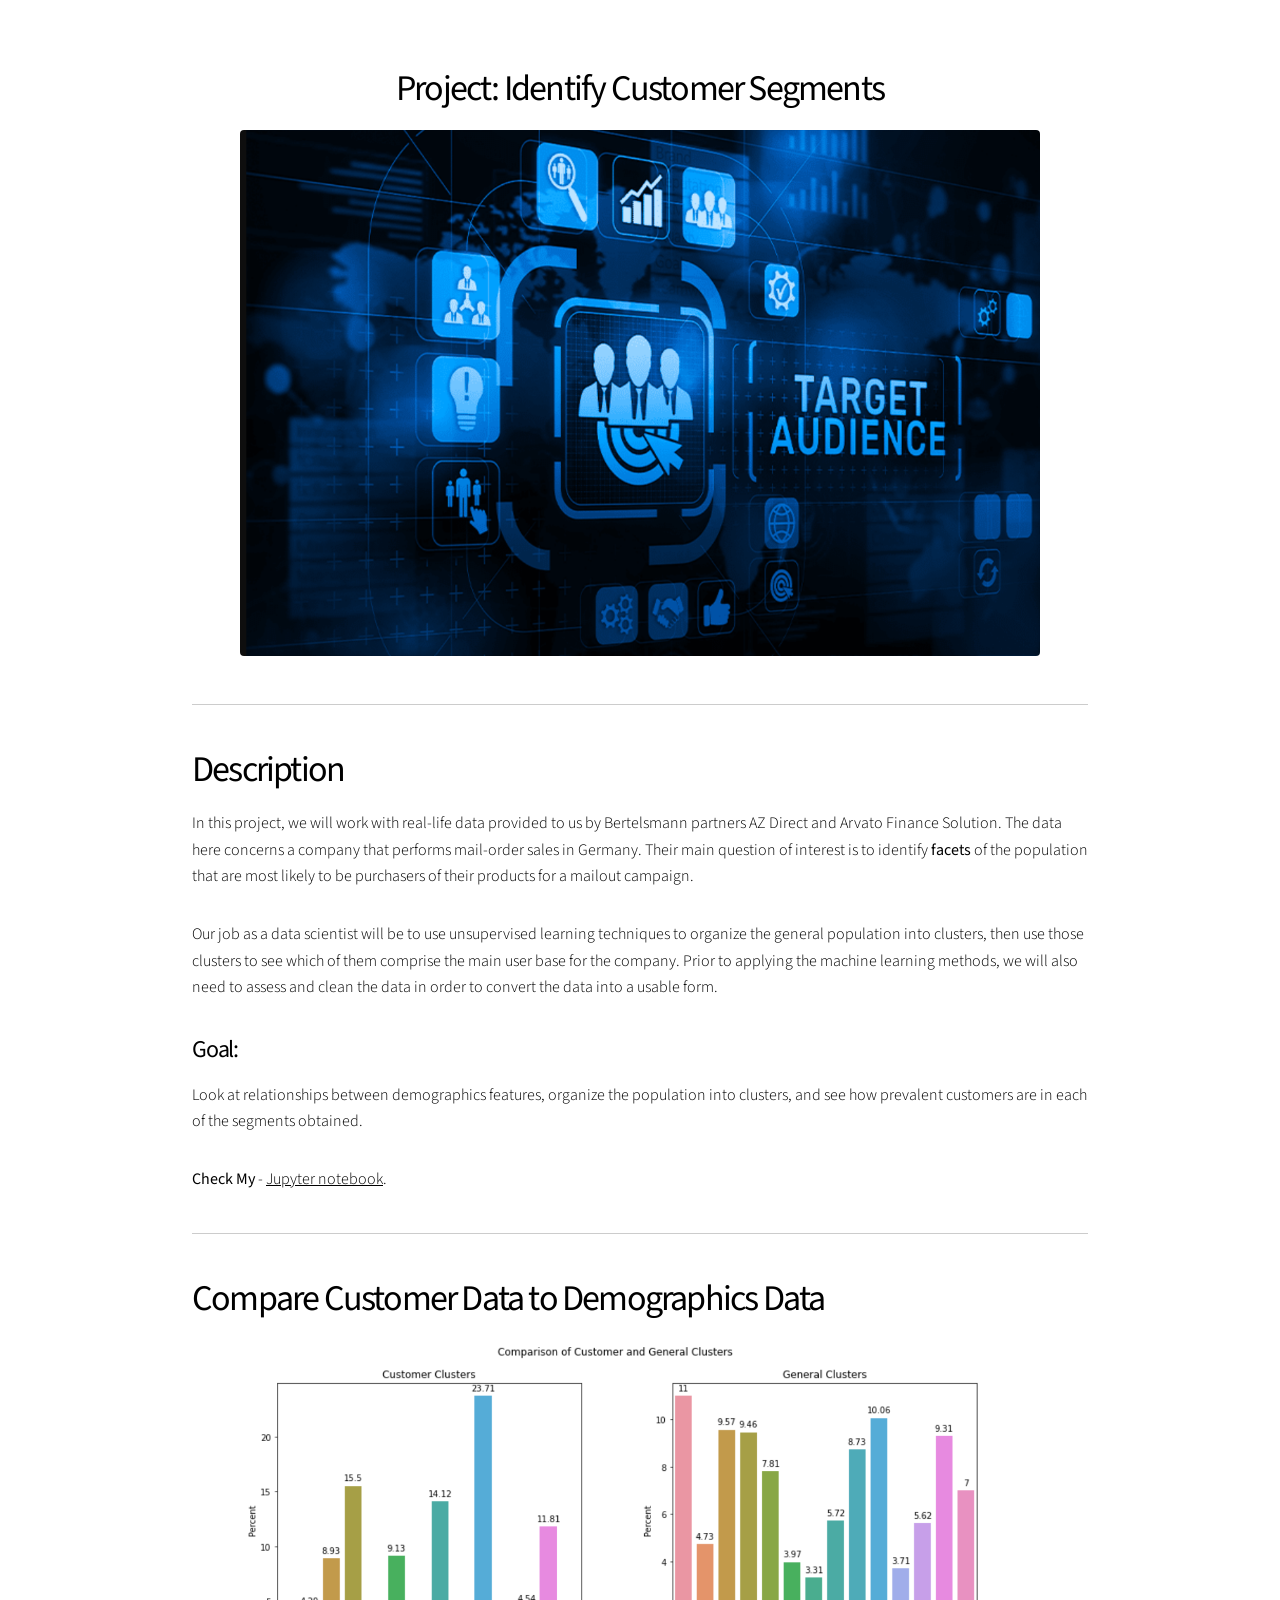
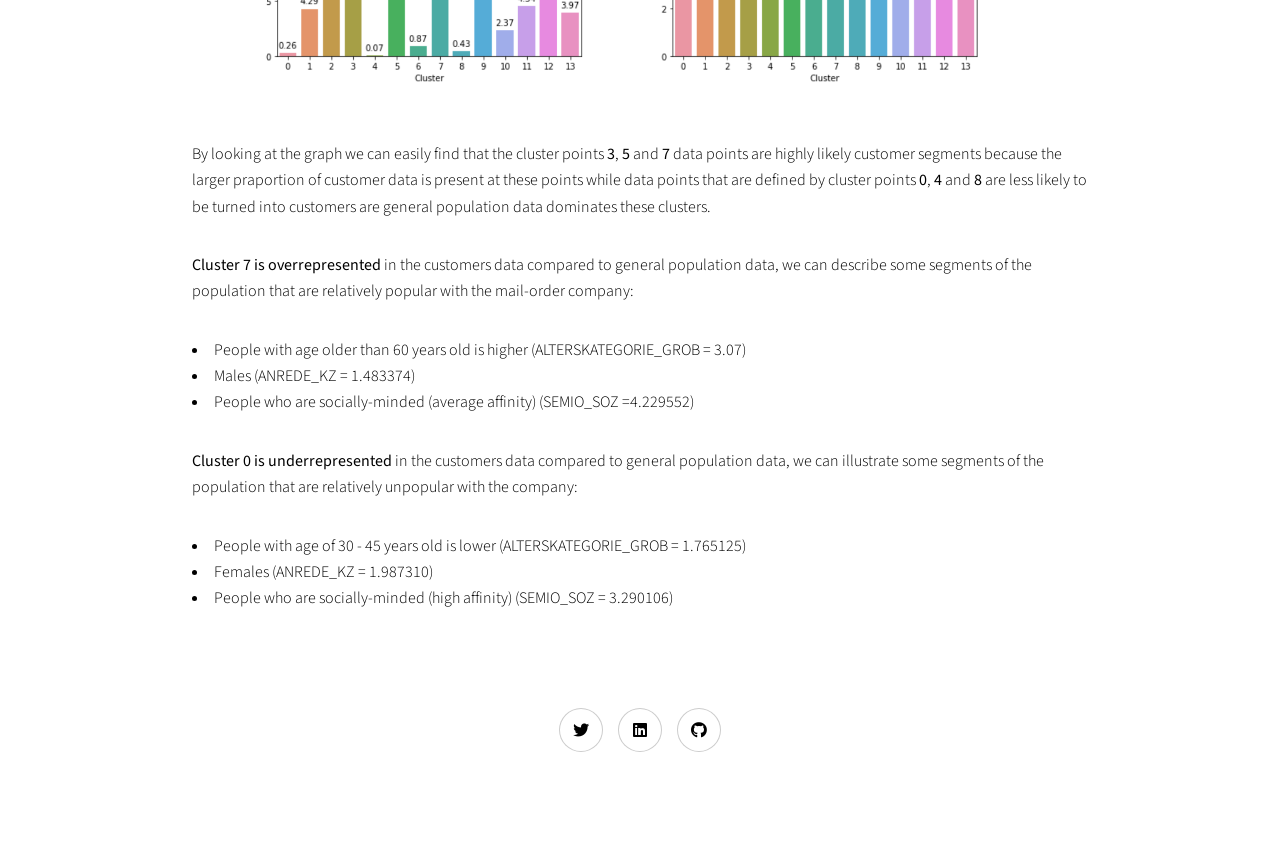
<file: customer_segmentation.html>
<!DOCTYPE HTML>
<!--
	Story by HTML5 UP
	html5up.net | @ajlkn
	Free for personal and commercial use under the CCA 3.0 license (html5up.net/license)

	Note: Only needed for demo purposes. Delete for production sites.
-->
<html>
	<head>
		<title>Identify Customer Segments</title>
		<meta charset="utf-8" />
		<meta name="viewport" content="width=device-width, initial-scale=1, user-scalable=no" />
		<link rel="stylesheet" href="assets/css/main.css" />
		<noscript><link rel="stylesheet" href="assets/css/noscript.css" /></noscript>
	</head>
	<body class="is-preload">



				<!-- Additional Elements -->
					<section class="wrapper style1 align-left">
						<div class="inner">
							<header class="major">
								<h2 style="text-align:center"> <strong> Project: Identify Customer Segments </strong></h2>
								
								<span class="image fit main"><img src="images/customer_segmentation.png" width="200px" height="500px"alt="" /></span>
							</header>

							<hr />
								<!-- Heading -->
									<section>
										<div class="content">

											<h2> <strong>Description</strong></h2>
								<p> In this project, we will work with real-life data provided to us by Bertelsmann partners AZ Direct and Arvato Finance Solution. The data here concerns a company that performs mail-order sales in Germany. Their main question of interest is to identify <b>facets</b> of the population that are most likely to be purchasers of their products for a mailout campaign.</p>
								<p> 
									Our job as a data scientist will be to use unsupervised learning techniques to organize the general population into clusters, then use those clusters to see which of them comprise the main user base for the company. Prior to applying the machine learning methods, we will also need to assess and clean the data in order to convert the data into a usable form.
								</p>
								
								
								<p><h3><b>Goal: </b></h3> Look at relationships between demographics features, organize the population into clusters, and see how prevalent customers are in each of the segments obtained.
								</p>

								
								<b> Check My </b> - 
								<a href="https://github.com/Iam-Mak/Udacity-Machine-Learning-Projects/blob/main/3.%20Project%20-%20Identify%20Customer%20Segments/Identify%20Customer%20Segments.ipynb"> Jupyter notebook</a>.

								<hr />

								<header>
									
									<h2> <b>  Compare Customer Data to Demographics Data </b></h2>
								</header>
								<span class="image fit main"><img src="ml_project/customer_segmentation/Images/customer_comparision.png" width="600px" height="460px"alt="" /></span>
								
								
								

								<p>By looking at the graph we can easily find that the cluster points <b> 3</b>, <b>5</b> and <b>7</b> data points are highly likely customer segments because the larger praportion of customer
									 data is present at these points while data points that are defined by cluster points <b>0</b>, <b>4</b> and <b>8</b> are less likely to be turned into customers are general population data dominates these clusters.</p>

								<p> <strong>Cluster 7 is overrepresented</strong> in the customers data compared to general population data, we can describe some segments of the population that are relatively popular with the mail-order company:</p>
								<p>
								<li> People with age older than 60 years old is higher (ALTERSKATEGORIE_GROB = 3.07)</li> 
								<li> Males (ANREDE_KZ = 1.483374)</li> 
								<li> People who are socially-minded (average affinity) (SEMIO_SOZ =4.229552)</li> 
								</p>

								<p> <strong>Cluster 0 is underrepresented</strong> in the customers data compared to general population data, we can illustrate some segments of the population that are relatively unpopular with the company:</p>
								<p>
								<li> People with age of 30 - 45 years old is lower (ALTERSKATEGORIE_GROB = 1.765125)</li> 
								<li> Females (ANREDE_KZ = 1.987310)</li> 
								<li> People who are socially-minded (high affinity) (SEMIO_SOZ = 3.290106)</li> 
								</p>

									

				<!-- Footer -->
				<footer class="wrapper style1 align-center">
					<div class="inner">
						<ul class="icons">
							<li><a href="https://twitter.com/iam_mak_"  class="icon brands style2 fa-twitter"><span class="label">Twitter</span></a></li>
							<li><a href="https://www.linkedin.com/in/iam-mak/" class="icon brands style2 fa-linkedin"><span class="label">LinkedIn</span></a></li>
							<li><a href="https://github.com/Iam-Mak" class="icon brands style2 fa-github"><span class="label">Github</span></a></li>
						</ul>
						
					</div>
				</footer>

			</div>

		<!-- Scripts -->
			<script src="assets/js/jquery.min.js"></script>
			<script src="assets/js/jquery.scrollex.min.js"></script>
			<script src="assets/js/jquery.scrolly.min.js"></script>
			<script src="assets/js/browser.min.js"></script>
			<script src="assets/js/breakpoints.min.js"></script>
			<script src="assets/js/util.js"></script>
			<script src="assets/js/main.js"></script>

		<!-- Note: Only needed for demo purposes. Delete for production sites. -->
			<script src="assets/js/demo.js"></script>

	</body>
</html>
</file>
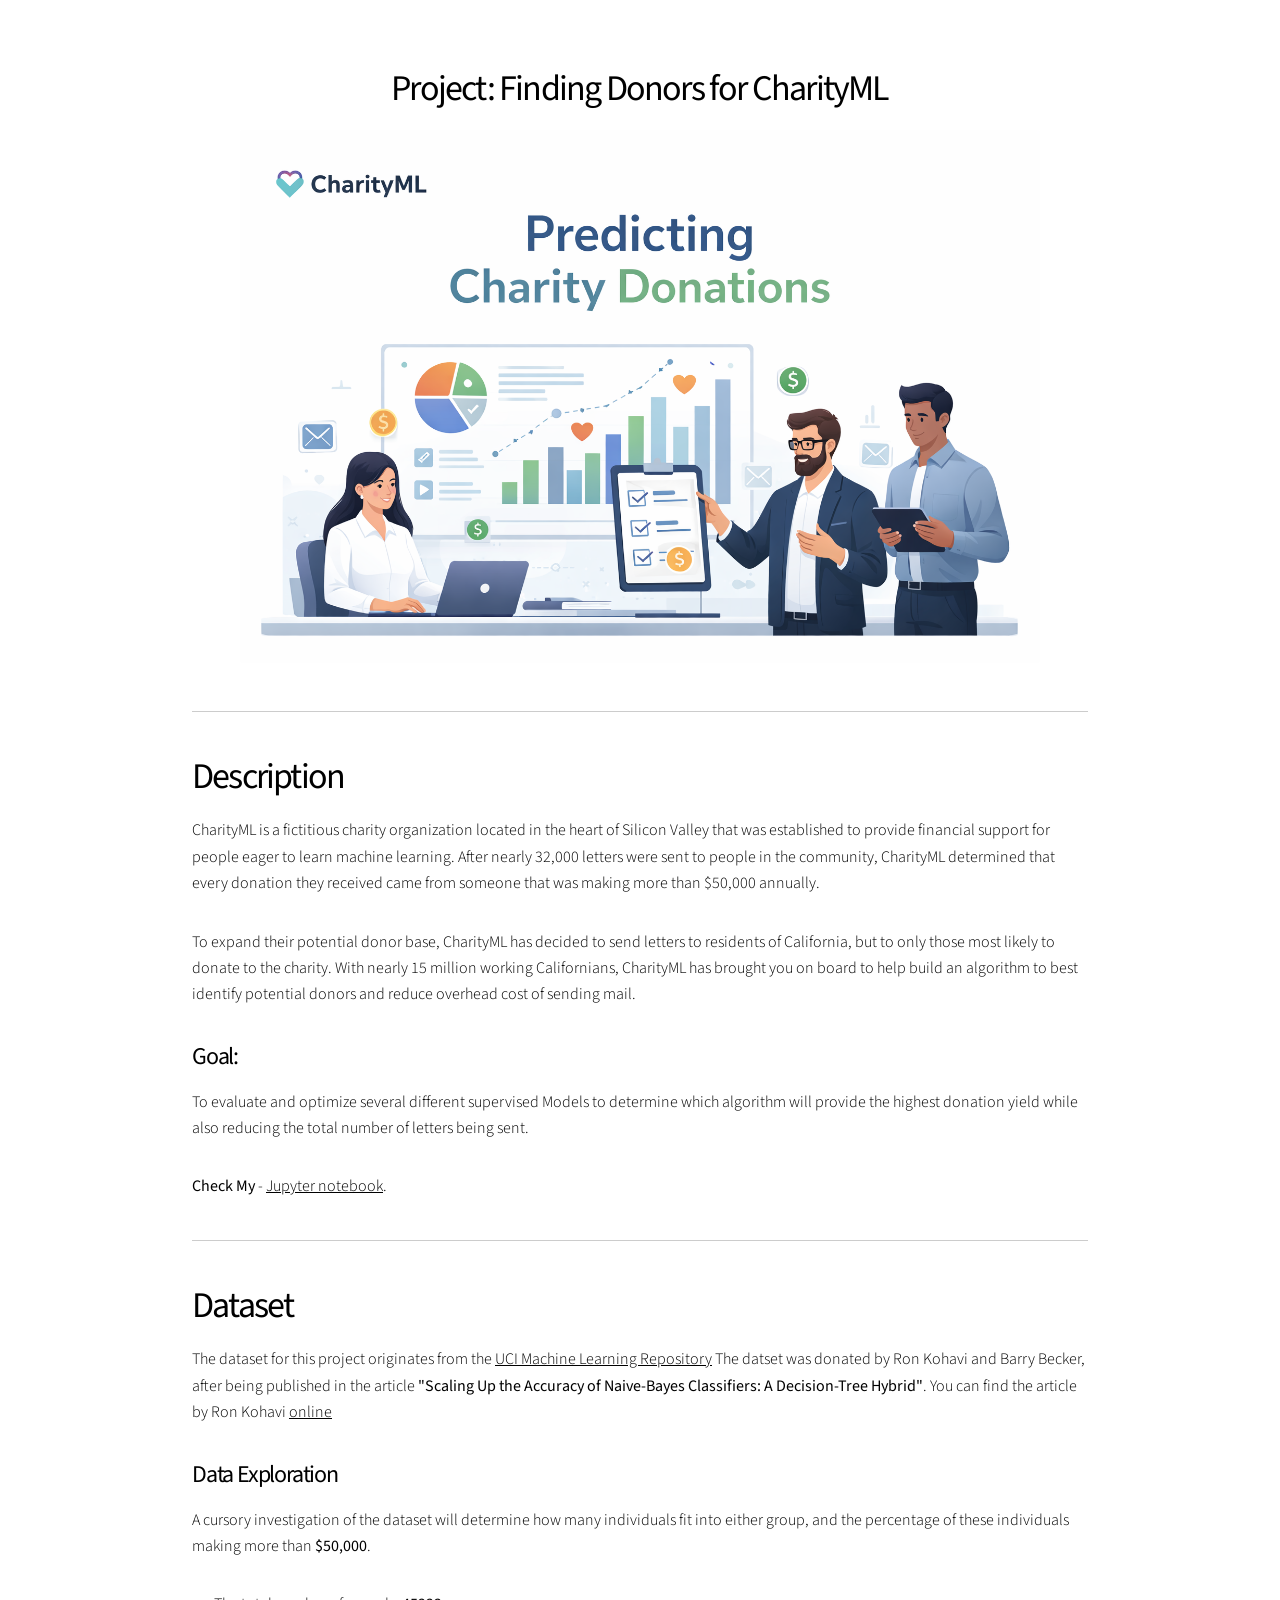
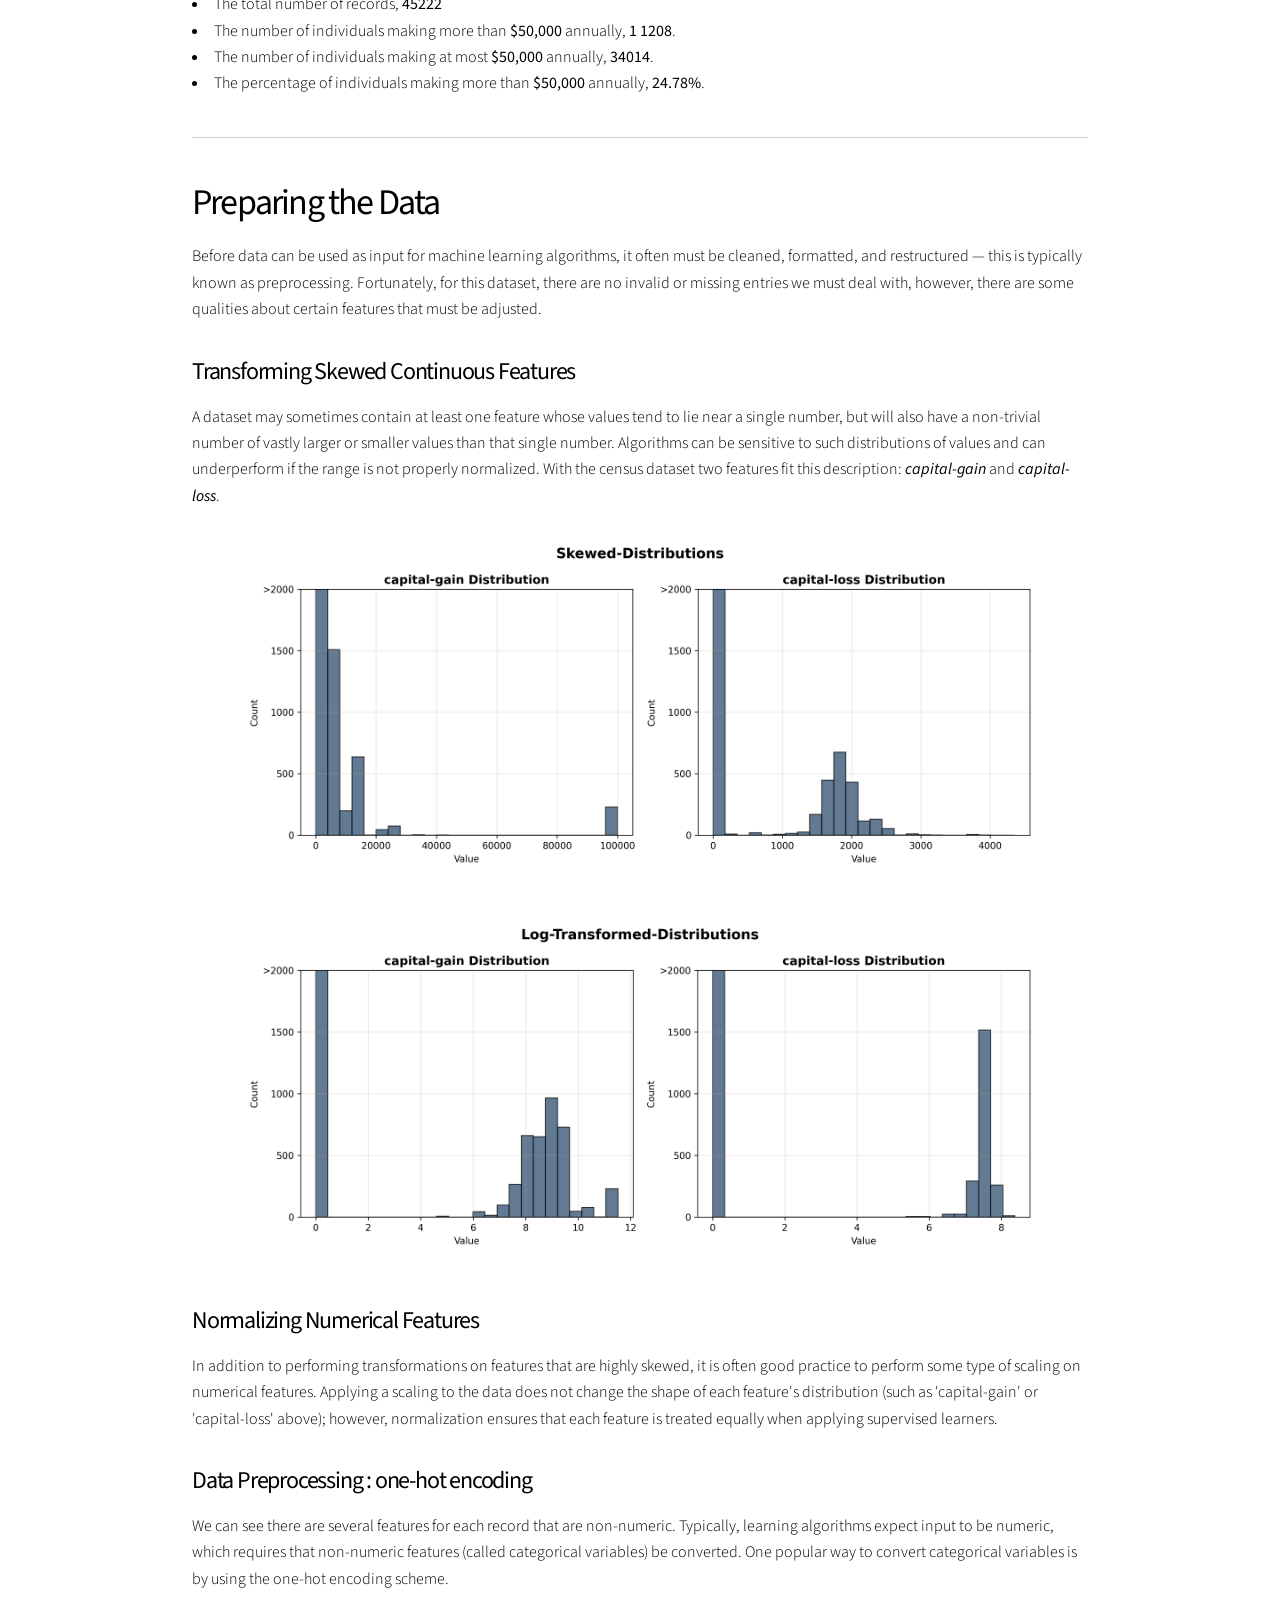
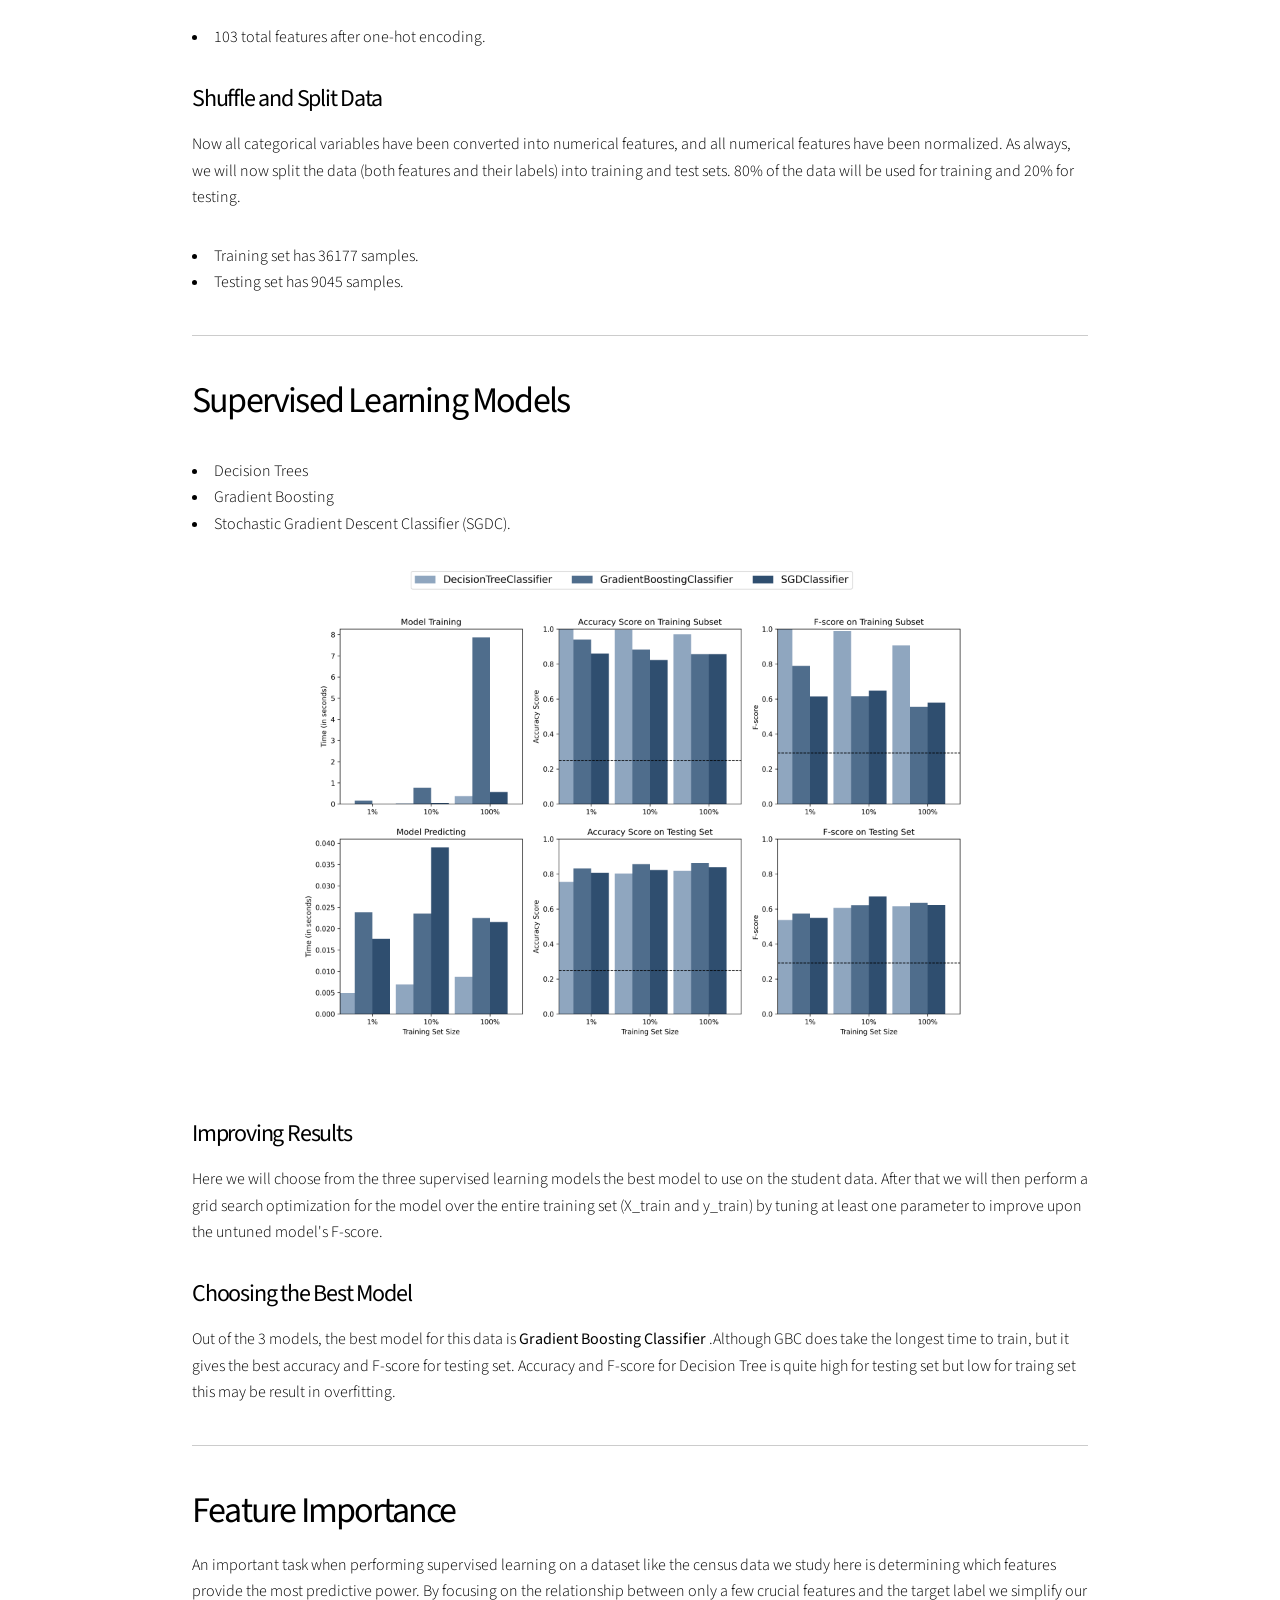
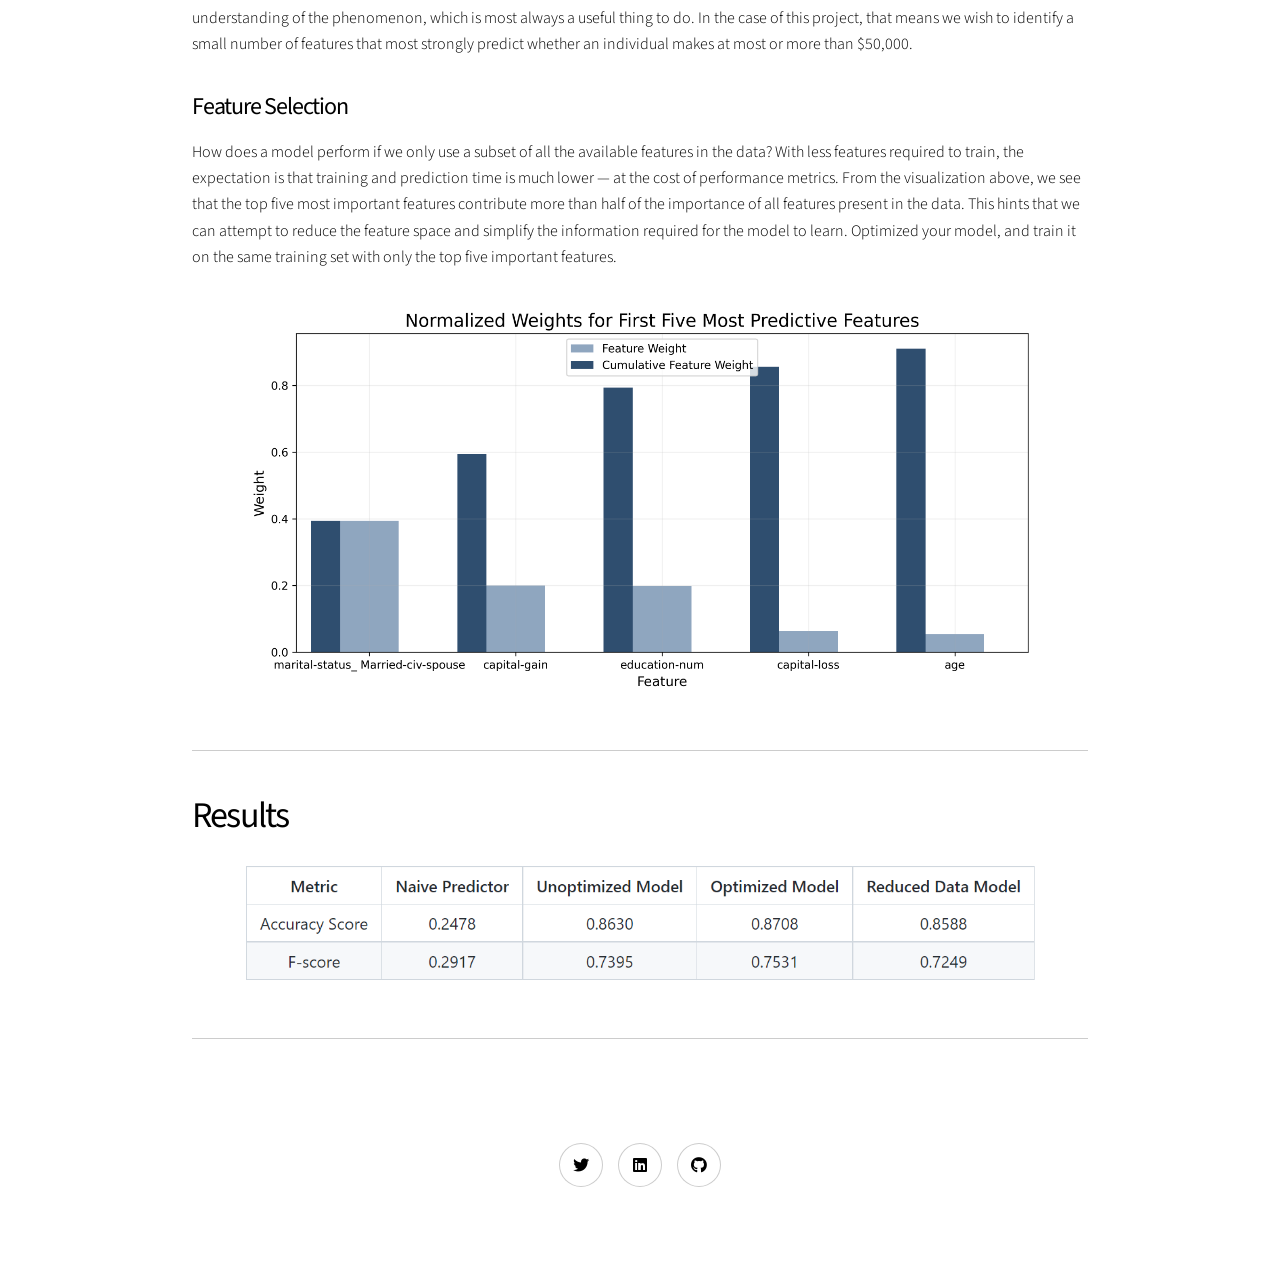
<file: finding_donors_charityml.html>
<!DOCTYPE HTML>
<!--
	Story by HTML5 UP
	html5up.net | @ajlkn
	Free for personal and commercial use under the CCA 3.0 license (html5up.net/license)

	Note: Only needed for demo purposes. Delete for production sites.
-->
<html>
	<head>
		<title>Charity ML</title>
		<meta charset="utf-8" />
		<meta name="viewport" content="width=device-width, initial-scale=1, user-scalable=no" />
		<link rel="stylesheet" href="assets/css/main.css" />
		<noscript><link rel="stylesheet" href="assets/css/noscript.css" /></noscript>
	</head>
	<body class="is-preload">



				<!-- Additional Elements -->
					<section class="wrapper style1 align-left">
						<div class="inner">
							<header class="major">
								<h2 style="text-align:center"> <strong> Project: Finding Donors for CharityML </strong></h2>
								
								<span class="image fit main"><img src="images/charity.png" "alt="" /></span>
							</header>

							<hr />
								<!-- Heading -->
									<section>
										<div class="content">

											<h2> <strong>Description</strong></h2>
								<p>CharityML is a fictitious charity organization located in the heart of Silicon Valley that was established to provide financial support for people eager to learn machine learning. After nearly 32,000 letters were sent to people in the community, CharityML determined that every donation they received came from someone that was making more than $50,000 annually.</p>
								<p> 
								 To expand their potential donor base, CharityML has decided to send letters to residents of California, but to only those most likely to donate to the charity. With nearly 15 million working Californians, CharityML has brought you on board to help build an algorithm to best identify potential donors and reduce overhead cost of sending mail. </p>
								 <p> 
								
								<p><h3><b>Goal: </b></h3> To evaluate and optimize several different supervised Models to determine which algorithm will provide the highest donation yield while also reducing the total number of letters being sent. 
								</p>

				
								<b> Check My </b> - 
								<a href="ml_project/finding_donors_charityml/charityml_donor_prediction.ipynb"> Jupyter notebook</a>.

								<hr />

								<header>
									
									<h2> <b> Dataset </b></h2>
								</header>
								<p>The dataset for this project originates from the <a href= "https://archive.ics.uci.edu/ml/datasets/Census+Income"> UCI Machine Learning Repository</a>
								The datset was donated by Ron Kohavi and Barry Becker, after being published in the article <b> "Scaling Up the Accuracy of Naive-Bayes Classifiers: A Decision-Tree Hybrid"</b>. You can find the article by Ron Kohavi <a href= "https://www.aaai.org/Papers/KDD/1996/KDD96-033.pdf"> online</a>
							</p>

								<header>
									<h3><b>Data Exploration </b></h3>
									
								</header>
								<p>
									A cursory investigation of the dataset will determine how many individuals fit into either group, and the percentage of these individuals making more than <b> $50,000</b>. 
								<li>The total number of records, <b>45222</b> </li> 
								<li> The number of individuals making more than <b> $50,000 </b> annually, <b>1 1208</b>.</li> 
								<li> The number of individuals making at most <b>$50,000</b> annually, <b>34014</b>.</li> 
								<li> The percentage of individuals making more than <b>$50,000</b> annually, <b>24.78%</b>. </li> </p>

								<hr />


								<header>
									
									<h2><b>Preparing the Data</b></h2>
								</header>
								<p>Before data can be used as input for machine learning algorithms, it often must be cleaned, formatted, and restructured — this is typically known as preprocessing. Fortunately, for this dataset, there are no invalid or missing entries we must deal with, however, there are some qualities about certain features that must be adjusted.
							</p>

								<header>
									<h3><b>Transforming Skewed Continuous Features</b></h3>
									
								</header>
								<p>
									A dataset may sometimes contain at least one feature whose values tend to lie near a single number, but will also have a non-trivial number of vastly larger or smaller values than that single number. Algorithms can be sensitive to such distributions of values and can underperform if the range is not properly normalized. With the census dataset two features fit this description:<b> <i> capital-gain</b> </i> and <b> <i>capital-loss</i></b>.

								</p>
									<span class="image fit main"><img src="ml_project/finding_donors_charityml/images/skewed_distributions.png" width="600" height="400"alt="" /></span>
									<span class="image fit main"><img src="ml_project/finding_donors_charityml/images/log_transformed_distributions.png" width="600" height="400"alt="" /></span>
								
								
								
								


								<header>
									<h3><b>Normalizing Numerical Features</b></h3>
									
								</header>
								<p>
									In addition to performing transformations on features that are highly skewed, it is often good practice to perform some type of scaling on numerical features. Applying a scaling to the data does not change the shape of each feature's distribution (such as 'capital-gain' or 'capital-loss' above); however, normalization ensures that each feature is treated equally when applying supervised learners. </p>


								<header>
									<h3><b>Data Preprocessing : one-hot encoding</b></h3>
									
								</header>
								<p>
									We can see there are several features for each record that are non-numeric. Typically, learning algorithms expect input to be numeric, which requires that non-numeric features (called categorical variables) be converted. One popular way to convert categorical variables is by using the one-hot encoding scheme. 
								<li> 103 total features after one-hot encoding.</li>
								</p>

								<header>
									<h3><b>Shuffle and Split Data</b></h3>
									
								</header>
								<p>
									Now all categorical variables have been converted into numerical features, and all numerical features have been normalized. As always, we will now split the data (both features and their labels) into training and test sets. 80% of the data will be used for training and 20% for testing.
								<li> Training set has 36177 samples.</li>
								<li> Testing set has 9045 samples.</li>
								</p>

								<hr />

								<header>
									<h2><b>Supervised Learning Models</b></h2>
									
									
								</header>
								<p>
								<li>Decision Trees </li> 
								<li> Gradient Boosting</li> 
								<li> Stochastic Gradient Descent Classifier (SGDC)</b>.</li> 
								</p>

								<span class="image fit main"><img src="ml_project/finding_donors_charityml/images/performance_metrics.png" width="1000" height="600"alt="" /></span>
								

								<header>
									<h3><b>Improving Results</b></h3>
									
								</header>

								<p> 
									Here we will choose from the three supervised learning models the best model to use on the student data. After that we will then perform a grid search optimization for the model over the entire training set (X_train and y_train) by tuning at least one parameter to improve upon the untuned model's F-score.

									<header>
										<h3><b> Choosing the Best Model</b></h3>
										
									</header>
									
									Out of the 3 models, the best model for this data is <b>Gradient Boosting Classifier</b> .Although GBC does take the longest time to train, but it gives the best accuracy and F-score for testing set. Accuracy and F-score for Decision Tree is quite high for testing set but low for traing set this may be result in overfitting.
								</p>


								</p>
								<hr />

								<header>
								
								<h2><b> Feature Importance</b></h2></header>
								<p> An important task when performing supervised learning on a dataset like the census data we study here is determining which features provide the most predictive power. By focusing on the relationship between only a few crucial features and the target label we simplify our understanding of the phenomenon, which is most always a useful thing to do. In the case of this project, that means we wish to identify a small number of features that most strongly predict whether an individual makes at most or more than $50,000.
							</p>

								<header>
									<h3><b> Feature Selection</b></h3>
									
								</header>
								<p>
									How does a model perform if we only use a subset of all the available features in the data? With less features required to train, the expectation is that training and prediction time is much lower — at the cost of performance metrics. From the visualization above, we see that the top five most important features contribute more than half of the importance of all features present in the data. This hints that we can attempt to reduce the feature space and simplify the information required for the model to learn. Optimized your model, and train it on the same training set with only the top five important features.
								</p>
									<span class="image fit main"><img src="ml_project/finding_donors_charityml/images/feature_importance.png" width="600" height="450" alt="" /></span>	

								
								<hr />
								<header>
									<h2> <b>Results </b></h2>
									
								</header>


							<span class="image fit main"><img src="images/final_results.png" width="200" height="200"alt="" /></span>
								<hr />
									

				<!-- Footer -->
				<footer class="wrapper style1 align-center">
					<div class="inner">
						<ul class="icons">
							<li><a href="https://twitter.com/iam_mak_"  class="icon brands style2 fa-twitter"><span class="label">Twitter</span></a></li>
							<li><a href="https://www.linkedin.com/in/iam-mak/" class="icon brands style2 fa-linkedin"><span class="label">LinkedIn</span></a></li>
							<li><a href="https://github.com/Iam-Mak" class="icon brands style2 fa-github"><span class="label">Github</span></a></li>
						</ul>
						
					</div>
				</footer>

			</div>

		<!-- Scripts -->
			<script src="assets/js/jquery.min.js"></script>
			<script src="assets/js/jquery.scrollex.min.js"></script>
			<script src="assets/js/jquery.scrolly.min.js"></script>
			<script src="assets/js/browser.min.js"></script>
			<script src="assets/js/breakpoints.min.js"></script>
			<script src="assets/js/util.js"></script>
			<script src="assets/js/main.js"></script>

		<!-- Note: Only needed for demo purposes. Delete for production sites. -->
			<script src="assets/js/demo.js"></script>

	</body>
</html>
</file>
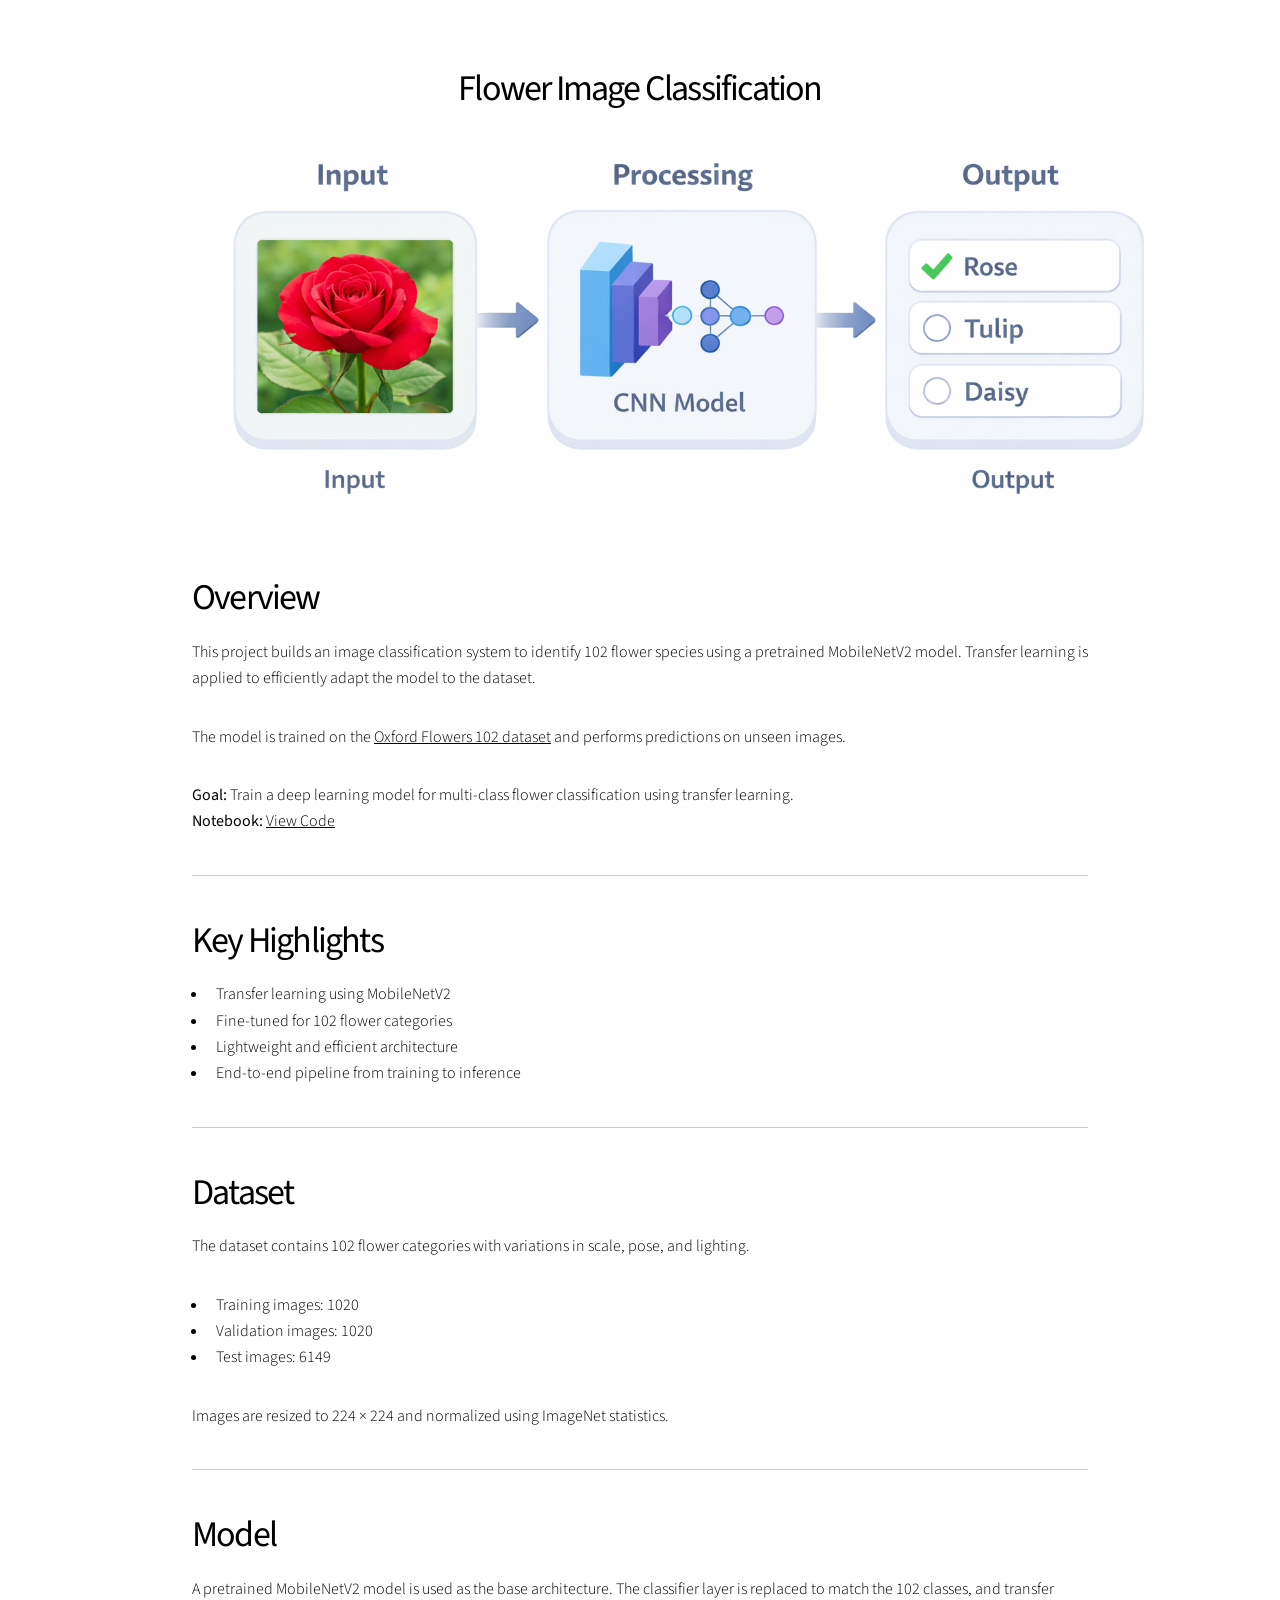
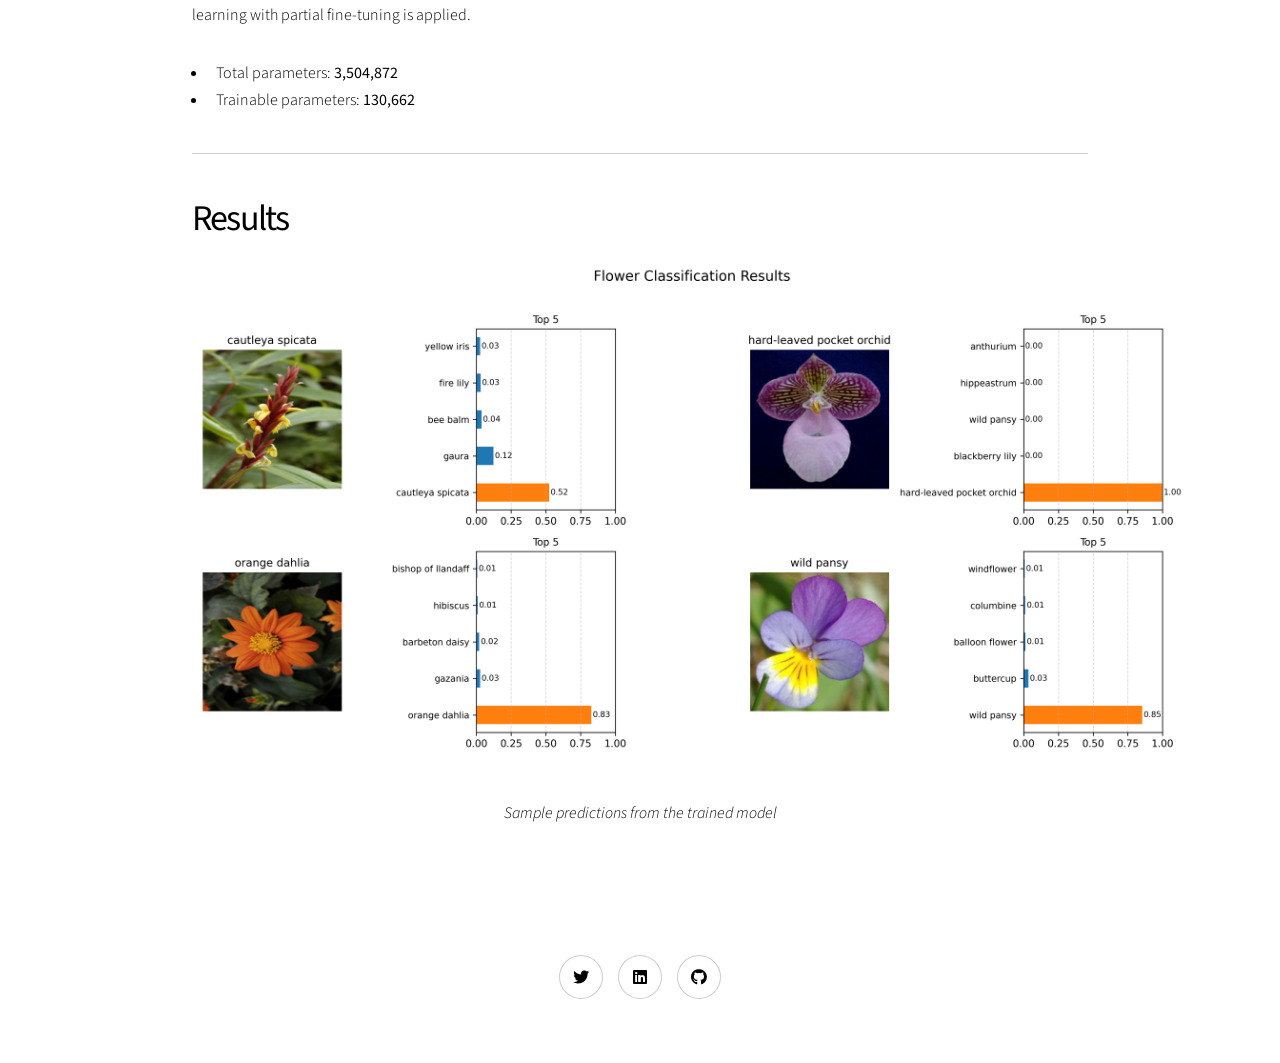
<file: flower_image_classification.html>
<!DOCTYPE HTML>

<html>
	
	<head>
		<title>Image Classifier</title>
		<meta charset="utf-8" />
		<meta name="viewport" content="width=device-width, initial-scale=1, user-scalable=no" />
		<link rel="stylesheet" href="assets/css/main.css" />
		<noscript><link rel="stylesheet" href="assets/css/noscript.css" /></noscript>
	</head>


	<body class="is-preload">

		<section class="wrapper style1 align-left">
		<div class="inner">
			<header class="major">
				<h2 align="center"><strong>Flower Image Classification</strong></h2>
				<p align="center">
					<img src="images/flower_classifier.png" 
						alt="Flower Classification Diagram" 
						width="1000">
				</p>
			</header>

			

			<div class="content">

			<!-- Description -->
			<h2><strong>Overview</strong></h2>
			<p>
				This project builds an image classification system to identify 102 flower species using a pretrained MobileNetV2 model.
				Transfer learning is applied to efficiently adapt the model to the dataset.
			</p>

			<p>
				The model is trained on the 
				<a href="https://docs.pytorch.org/vision/main/generated/torchvision.datasets.Flowers102.html">
				Oxford Flowers 102 dataset</a> and performs predictions on unseen images.
			</p>

			<!-- Goal + Link -->
			<p>
				<b>Goal:</b> Train a deep learning model for multi-class flower classification using transfer learning.<br>
				<b>Notebook:</b> <a href="ml_project/flower_image_classification/notebooks/flower_image_classification.ipynb">View Code</a>
			</p>

			<hr />

			<!-- Highlights (NEW - very important) -->
			<h2><b>Key Highlights</b></h2>
			<ul>
				<li>Transfer learning using MobileNetV2</li>
				<li>Fine-tuned for 102 flower categories</li>
				<li>Lightweight and efficient architecture</li>
				<li>End-to-end pipeline from training to inference</li>
			</ul>

			<hr />

			<!-- Dataset -->
			<h2><b>Dataset</b></h2>
			<p>
				The dataset contains 102 flower categories with variations in scale, pose, and lighting.
			</p>

			<ul>
				<li>Training images: 1020</li>
				<li>Validation images: 1020</li>
				<li>Test images: 6149</li>
			</ul>

			<p>
				Images are resized to 224 × 224 and normalized using ImageNet statistics.
			</p>

			<hr />

			<!-- Model -->
			<h2><b>Model</b></h2>
			<p>
				A pretrained MobileNetV2 model is used as the base architecture. The classifier layer is replaced to match 
				the 102 classes, and transfer learning with partial fine-tuning is applied.
			</p>

			<ul>
				<li>Total parameters: <b>3,504,872</b></li>
				<li>Trainable parameters: <b>130,662</b></li>
			</ul>

			<hr />

			<!-- Results -->
			<h2><b>Results</b></h2>

			<p align="center">
				<img src="images/predictions_grid.png" width="1000">
			</p>

			<p align="center"><i>Sample predictions from the trained model</i></p>

			</div>
		</div>
		</section>


		
				
				
				<!-- Footer -->
				<footer class="wrapper style1 align-center">
					<div class="inner">
						<ul class="icons">
							<li><a href="https://twitter.com/iam_mak_"  class="icon brands style2 fa-twitter"><span class="label">Twitter</span></a></li>
							<li><a href="https://www.linkedin.com/in/iam-mak/" class="icon brands style2 fa-linkedin"><span class="label">LinkedIn</span></a></li>
							<li><a href="https://github.com/Iam-Mak" class="icon brands style2 fa-github"><span class="label">Github</span></a></li>
						</ul>
						
					</div>
				</footer>

			</div>

		<!-- Scripts -->
			<script src="assets/js/jquery.min.js"></script>
			<script src="assets/js/jquery.scrollex.min.js"></script>
			<script src="assets/js/jquery.scrolly.min.js"></script>
			<script src="assets/js/browser.min.js"></script>
			<script src="assets/js/breakpoints.min.js"></script>
			<script src="assets/js/util.js"></script>
			<script src="assets/js/main.js"></script>

		<!-- Note: Only needed for demo purposes. Delete for production sites. -->
			<script src="assets/js/demo.js"></script>

	</body>
</html>
</file>
<file: assets/css/noscript.css>
/*
	Story by HTML5 UP
	html5up.net | @ajlkn
	Free for personal and commercial use under the CCA 3.0 license (html5up.net/license)
*/

/* Banner (transitions) */

	.banner.onload-content-fade-up .content {
		-moz-transition: none;
		-webkit-transition: none;
		-ms-transition: none;
		transition: none;
	}

	body.is-preload .banner.onload-content-fade-up .content {
		-moz-transform: none;
		-webkit-transform: none;
		-ms-transform: none;
		transform: none;
		opacity: 1;
	}

	.banner.onload-content-fade-down .content {
		-moz-transition: none;
		-webkit-transition: none;
		-ms-transition: none;
		transition: none;
	}

	body.is-preload .banner.onload-content-fade-down .content {
		-moz-transform: none;
		-webkit-transform: none;
		-ms-transform: none;
		transform: none;
		opacity: 1;
	}

	.banner.onload-content-fade-left .content {
		-moz-transition: none;
		-webkit-transition: none;
		-ms-transition: none;
		transition: none;
	}

	body.is-preload .banner.onload-content-fade-left .content {
		-moz-transform: none;
		-webkit-transform: none;
		-ms-transform: none;
		transform: none;
		opacity: 1;
	}

	.banner.onload-content-fade-right .content {
		-moz-transition: none;
		-webkit-transition: none;
		-ms-transition: none;
		transition: none;
	}

	body.is-preload .banner.onload-content-fade-right .content {
		-moz-transform: none;
		-webkit-transform: none;
		-ms-transform: none;
		transform: none;
		opacity: 1;
	}

	.banner.onload-content-fade-in .content {
		-moz-transition: none;
		-webkit-transition: none;
		-ms-transition: none;
		transition: none;
	}

	body.is-preload .banner.onload-content-fade-in .content {
		-moz-transform: none;
		-webkit-transform: none;
		-ms-transform: none;
		transform: none;
		opacity: 1;
	}

	.banner.onload-image-fade-up .image {
		-moz-transition: none;
		-webkit-transition: none;
		-ms-transition: none;
		transition: none;
	}

		.banner.onload-image-fade-up .image img {
			-moz-transition: none;
			-webkit-transition: none;
			-ms-transition: none;
			transition: none;
		}

	body.is-preload .banner.onload-image-fade-up .image {
		-moz-transform: none;
		-webkit-transform: none;
		-ms-transform: none;
		transform: none;
		opacity: 1;
	}

		body.is-preload .banner.onload-image-fade-up .image img {
			opacity: 1;
		}

	.banner.onload-image-fade-down .image {
		-moz-transition: none;
		-webkit-transition: none;
		-ms-transition: none;
		transition: none;
	}

		.banner.onload-image-fade-down .image img {
			-moz-transition: none;
			-webkit-transition: none;
			-ms-transition: none;
			transition: none;
		}

	body.is-preload .banner.onload-image-fade-down .image {
		-moz-transform: none;
		-webkit-transform: none;
		-ms-transform: none;
		transform: none;
		opacity: 1;
	}

		body.is-preload .banner.onload-image-fade-down .image img {
			opacity: 1;
		}

	.banner.onload-image-fade-left .image {
		-moz-transition: none;
		-webkit-transition: none;
		-ms-transition: none;
		transition: none;
	}

		.banner.onload-image-fade-left .image img {
			-moz-transition: none;
			-webkit-transition: none;
			-ms-transition: none;
			transition: none;
		}

	body.is-preload .banner.onload-image-fade-left .image {
		-moz-transform: none;
		-webkit-transform: none;
		-ms-transform: none;
		transform: none;
		opacity: 1;
	}

		body.is-preload .banner.onload-image-fade-left .image img {
			opacity: 1;
		}

	.banner.onload-image-fade-right .image {
		-moz-transition: none;
		-webkit-transition: none;
		-ms-transition: none;
		transition: none;
	}

		.banner.onload-image-fade-right .image img {
			-moz-transition: none;
			-webkit-transition: none;
			-ms-transition: none;
			transition: none;
		}

	body.is-preload .banner.onload-image-fade-right .image {
		-moz-transform: none;
		-webkit-transform: none;
		-ms-transform: none;
		transform: none;
		opacity: 1;
	}

		body.is-preload .banner.onload-image-fade-right .image img {
			opacity: 1;
		}

	.banner.onload-image-fade-in .image img {
		-moz-transition: none;
		-webkit-transition: none;
		-ms-transition: none;
		transition: none;
	}

	body.is-preload .banner.onload-image-fade-in .image img {
		opacity: 1;
	}

	.banner.onscroll-content-fade-up .content {
		-moz-transition: none;
		-webkit-transition: none;
		-ms-transition: none;
		transition: none;
	}

	.banner.onscroll-content-fade-up.is-inactive .content {
		-moz-transform: none;
		-webkit-transform: none;
		-ms-transform: none;
		transform: none;
		opacity: 1;
	}

	.banner.onscroll-content-fade-down .content {
		-moz-transition: none;
		-webkit-transition: none;
		-ms-transition: none;
		transition: none;
	}

	.banner.onscroll-content-fade-down.is-inactive .content {
		-moz-transform: none;
		-webkit-transform: none;
		-ms-transform: none;
		transform: none;
		opacity: 1;
	}

	.banner.onscroll-content-fade-left .content {
		-moz-transition: none;
		-webkit-transition: none;
		-ms-transition: none;
		transition: none;
	}

	.banner.onscroll-content-fade-left.is-inactive .content {
		-moz-transform: none;
		-webkit-transform: none;
		-ms-transform: none;
		transform: none;
		opacity: 1;
	}

	.banner.onscroll-content-fade-right .content {
		-moz-transition: none;
		-webkit-transition: none;
		-ms-transition: none;
		transition: none;
	}

	.banner.onscroll-content-fade-right.is-inactive .content {
		-moz-transform: none;
		-webkit-transform: none;
		-ms-transform: none;
		transform: none;
		opacity: 1;
	}

	.banner.onscroll-content-fade-in .content {
		-moz-transition: none;
		-webkit-transition: none;
		-ms-transition: none;
		transition: none;
	}

	.banner.onscroll-content-fade-in.is-inactive .content {
		-moz-transform: none;
		-webkit-transform: none;
		-ms-transform: none;
		transform: none;
		opacity: 1;
	}

	.banner.onscroll-image-fade-up .image {
		-moz-transition: none;
		-webkit-transition: none;
		-ms-transition: none;
		transition: none;
	}

		.banner.onscroll-image-fade-up .image img {
			-moz-transition: none;
			-webkit-transition: none;
			-ms-transition: none;
			transition: none;
		}

	.banner.onscroll-image-fade-up.is-inactive .image {
		-moz-transform: none;
		-webkit-transform: none;
		-ms-transform: none;
		transform: none;
		opacity: 1;
	}

		.banner.onscroll-image-fade-up.is-inactive .image img {
			opacity: 1;
		}

	.banner.onscroll-image-fade-down .image {
		-moz-transition: none;
		-webkit-transition: none;
		-ms-transition: none;
		transition: none;
	}

		.banner.onscroll-image-fade-down .image img {
			-moz-transition: none;
			-webkit-transition: none;
			-ms-transition: none;
			transition: none;
		}

	.banner.onscroll-image-fade-down.is-inactive .image {
		-moz-transform: none;
		-webkit-transform: none;
		-ms-transform: none;
		transform: none;
		opacity: 1;
	}

		.banner.onscroll-image-fade-down.is-inactive .image img {
			opacity: 1;
		}

	.banner.onscroll-image-fade-left .image {
		-moz-transition: none;
		-webkit-transition: none;
		-ms-transition: none;
		transition: none;
	}

		.banner.onscroll-image-fade-left .image img {
			-moz-transition: none;
			-webkit-transition: none;
			-ms-transition: none;
			transition: none;
		}

	.banner.onscroll-image-fade-left.is-inactive .image {
		-moz-transform: none;
		-webkit-transform: none;
		-ms-transform: none;
		transform: none;
		opacity: 1;
	}

		.banner.onscroll-image-fade-left.is-inactive .image img {
			opacity: 1;
		}

	.banner.onscroll-image-fade-right .image {
		-moz-transition: none;
		-webkit-transition: none;
		-ms-transition: none;
		transition: none;
	}

		.banner.onscroll-image-fade-right .image img {
			-moz-transition: none;
			-webkit-transition: none;
			-ms-transition: none;
			transition: none;
		}

	.banner.onscroll-image-fade-right.is-inactive .image {
		-moz-transform: none;
		-webkit-transform: none;
		-ms-transform: none;
		transform: none;
		opacity: 1;
	}

		.banner.onscroll-image-fade-right.is-inactive .image img {
			opacity: 1;
		}

	.banner.onscroll-image-fade-in .image img {
		-moz-transition: none;
		-webkit-transition: none;
		-ms-transition: none;
		transition: none;
	}

	.banner.onscroll-image-fade-in.is-inactive .image img {
		opacity: 1;
	}
</file>
<file: assets/css/main.css>
@import url(fontawesome-all.min.css);
@import url("https://fonts.googleapis.com/css?family=Source+Sans+Pro:300,300i,400,400i");

/*
	Story by HTML5 UP
	html5up.net | @ajlkn
	Free for personal and commercial use under the CCA 3.0 license (html5up.net/license)
*/

html, body, div, span, applet, object,
iframe, h1, h2, h3, h4, h5, h6, p, blockquote,
pre, a, abbr, acronym, address, big, cite,
code, del, dfn, em, img, ins, kbd, q, s, samp,
small, strike, strong, sub, sup, tt, var, b,
u, i, center, dl, dt, dd, ol, ul, li, fieldset,
form, label, legend, table, caption, tbody,
tfoot, thead, tr, th, td, article, aside,
canvas, details, embed, figure, figcaption,
footer, header, hgroup, menu, nav, output, ruby,
section, summary, time, mark, audio, video {
	margin: 0;
	padding: 0;
	border: 0;
	font-size: 100%;
	font: inherit;
	vertical-align: baseline;}

article, aside, details, figcaption, figure,
footer, header, hgroup, menu, nav, section {
	display: block;}

body {
	line-height: 1;
}

ol, ul {
	list-style: none;
}

blockquote, q {
	quotes: none;
}

	blockquote:before, blockquote:after, q:before, q:after {
		content: '';
		content: none;
	}

table {
	border-collapse: collapse;
	border-spacing: 0;
}

body {
	-webkit-text-size-adjust: none;
}

mark {
	background-color: transparent;
	color: inherit;
}

input::-moz-focus-inner {
	border: 0;
	padding: 0;
}

input, select, textarea {
	-moz-appearance: none;
	-webkit-appearance: none;
	-ms-appearance: none;
	appearance: none;
}

/* Basic */

	@-ms-viewport {
		width: device-width;
	}

	body {
		-ms-overflow-style: scrollbar;
	}

	@media screen and (max-width: 480px) {

		html, body {
			min-width: 320px;
		}

	}

	html {
		box-sizing: border-box;
	}

	*, *:before, *:after {
		box-sizing: inherit;
	}

	body {
		background: #ffffff;
	}

		body.is-preload *, body.is-preload *:before, body.is-preload *:after {
			-moz-animation: none !important;
			-webkit-animation: none !important;
			-ms-animation: none !important;
			animation: none !important;
			-moz-transition: none !important;
			-webkit-transition: none !important;
			-ms-transition: none !important;
			transition: none !important;
		}

/* Type */

	html {
		font-size: 18pt;
	}

		@media screen and (max-width: 1680px) {

			html {
				font-size: 14pt;
			}

		}

		@media screen and (max-width: 1280px) {

			html {
				font-size: 12pt;
			}

		}

		@media screen and (max-width: 736px) {

			html {
				font-size: 11pt;
			}

		}

		@media screen and (max-width: 360px) {

			html {
				font-size: 10pt;
			}

		}

	body {
		background-color: #ffffff;
		color: #000000;
	}

	body, input, select, textarea {
		font-family: "Source Sans Pro", Helvetica, sans-serif;
		font-size: 1rem;
		font-weight: 300;
		line-height: 1.65;
	}

	a {
		-moz-transition: color 0.2s ease-in-out;
		-webkit-transition: color 0.2s ease-in-out;
		-ms-transition: color 0.2s ease-in-out;
		transition: color 0.2s ease-in-out;
		text-decoration: underline;
	}

		a:hover {
			text-decoration: none;
		}

	strong, b {
		font-weight: 400;
	}

	em, i {
		font-style: italic;
	}

	p {
		margin: 0 0 2rem 0;
	}

		p.major {
			font-size: 1.25rem;
		}

	h1, h2, h3, h4, h5, h6 {
		font-weight: 300;
		line-height: 1.375;
		letter-spacing: -0.05em;
		margin: 0 0 1rem 0;
	}

		h1 a, h2 a, h3 a, h4 a, h5 a, h6 a {
			color: inherit;
			text-decoration: none;
		}

	h1 {
		font-size: 3.5rem;
		line-height: 1.2;
	}

	h2 {
		font-size: 2.25rem;
	}

	h3 {
		font-size: 1.5rem;
	}

	h4 {
		font-size: 1.1rem;
	}

	h5 {
		font-size: 0.9rem;
	}

	h6 {
		font-size: 0.7rem;
	}

	sub {
		font-size: 0.8rem;
		position: relative;
		top: 0.5rem;
	}

	sup {
		font-size: 0.8rem;
		position: relative;
		top: -0.5rem;
	}

	blockquote {
		border-left: solid 4px;
		font-style: italic;
		margin: 0 0 2rem 0;
		padding: 0.5rem 0 0.5rem 2rem;
	}

	code {
		border-radius: 4px;
		font-family: "Courier New", monospace;
		font-size: 0.9em;
		margin: 0 0.25rem;
		padding: 0.25rem 0.325rem;
	}

	pre {
		-webkit-overflow-scrolling: touch;
		font-family: "Courier New", monospace;
		font-size: 0.9em;
		margin: 0 0 2rem 0;
	}

		pre code {
			display: block;
			line-height: 1.5;
			padding: 0.75rem 1rem;
			overflow-x: auto;
		}

	hr {
		border: 0;
		border-bottom: solid 1px;
		margin: 2.5rem 0;
	}

		hr.major {
			margin: 3.5rem 0;
		}

	.align-left {
		text-align: left;
	}

	.align-center {
		text-align: center;
	}

	.align-right {
		text-align: right;
	}

	@media screen and (max-width: 736px) {

		p.major {
			font-size: 1.1rem;
		}

		h1 {
			font-size: 2.5rem;
		}

		h2 {
			font-size: 2rem;
		}

		h3 {
			font-size: 1.25rem;
		}

		h4 {
			font-size: 1rem;
		}

	}

	input, select, textarea {
		color: #000000;
	}

	a {
		color: #000000;
	}

		a:hover {
			color: #47D3E5;
		}

	strong, b {
		color: #000000;
	}

	h1, h2, h3, h4, h5, h6 {
		color: #000000;
	}

	blockquote {
		border-left-color: rgba(0, 0, 0, 0.2);
	}

	code {
		background: rgba(0, 0, 0, 0.05);
		border-color: rgba(0, 0, 0, 0.2);
	}

	hr {
		border-bottom-color: rgba(0, 0, 0, 0.2);
	}

/* Row */

	.row {
		display: flex;
		flex-wrap: wrap;
		box-sizing: border-box;
		align-items: stretch;
	}

		.row > * {
			box-sizing: border-box;
		}

		.row.gtr-uniform > * > :last-child {
			margin-bottom: 0;
		}

		.row.aln-left {
			justify-content: flex-start;
		}

		.row.aln-center {
			justify-content: center;
		}

		.row.aln-right {
			justify-content: flex-end;
		}

		.row.aln-top {
			align-items: flex-start;
		}

		.row.aln-middle {
			align-items: center;
		}

		.row.aln-bottom {
			align-items: flex-end;
		}

		.row > .imp {
			order: -1;
		}

		.row > .col-1 {
			width: 8.33333%;
		}

		.row > .off-1 {
			margin-left: 8.33333%;
		}

		.row > .col-2 {
			width: 16.66667%;
		}

		.row > .off-2 {
			margin-left: 16.66667%;
		}

		.row > .col-3 {
			width: 25%;
		}

		.row > .off-3 {
			margin-left: 25%;
		}

		.row > .col-4 {
			width: 33.33333%;
		}

		.row > .off-4 {
			margin-left: 33.33333%;
		}

		.row > .col-5 {
			width: 41.66667%;
		}

		.row > .off-5 {
			margin-left: 41.66667%;
		}

		.row > .col-6 {
			width: 50%;
		}

		.row > .off-6 {
			margin-left: 50%;
		}

		.row > .col-7 {
			width: 58.33333%;
		}

		.row > .off-7 {
			margin-left: 58.33333%;
		}

		.row > .col-8 {
			width: 66.66667%;
		}

		.row > .off-8 {
			margin-left: 66.66667%;
		}

		.row > .col-9 {
			width: 75%;
		}

		.row > .off-9 {
			margin-left: 75%;
		}

		.row > .col-10 {
			width: 83.33333%;
		}

		.row > .off-10 {
			margin-left: 83.33333%;
		}

		.row > .col-11 {
			width: 91.66667%;
		}

		.row > .off-11 {
			margin-left: 91.66667%;
		}

		.row > .col-12 {
			width: 100%;
		}

		.row > .off-12 {
			margin-left: 100%;
		}

		.row.gtr-0 {
			margin-top: 0;
			margin-left: 0rem;
		}

			.row.gtr-0 > * {
				padding: 0 0 0 0rem;
			}

			.row.gtr-0.gtr-uniform {
				margin-top: 0rem;
			}

				.row.gtr-0.gtr-uniform > * {
					padding-top: 0rem;
				}

		.row.gtr-25 {
			margin-top: 0;
			margin-left: -0.5rem;
		}

			.row.gtr-25 > * {
				padding: 0 0 0 0.5rem;
			}

			.row.gtr-25.gtr-uniform {
				margin-top: -0.5rem;
			}

				.row.gtr-25.gtr-uniform > * {
					padding-top: 0.5rem;
				}

		.row.gtr-50 {
			margin-top: 0;
			margin-left: -1rem;
		}

			.row.gtr-50 > * {
				padding: 0 0 0 1rem;
			}

			.row.gtr-50.gtr-uniform {
				margin-top: -1rem;
			}

				.row.gtr-50.gtr-uniform > * {
					padding-top: 1rem;
				}

		.row {
			margin-top: 0;
			margin-left: -2rem;
		}

			.row > * {
				padding: 0 0 0 2rem;
			}

			.row.gtr-uniform {
				margin-top: -2rem;
			}

				.row.gtr-uniform > * {
					padding-top: 2rem;
				}

		.row.gtr-150 {
			margin-top: 0;
			margin-left: -3rem;
		}

			.row.gtr-150 > * {
				padding: 0 0 0 3rem;
			}

			.row.gtr-150.gtr-uniform {
				margin-top: -3rem;
			}

				.row.gtr-150.gtr-uniform > * {
					padding-top: 3rem;
				}

		.row.gtr-200 {
			margin-top: 0;
			margin-left: -4rem;
		}

			.row.gtr-200 > * {
				padding: 0 0 0 4rem;
			}

			.row.gtr-200.gtr-uniform {
				margin-top: -4rem;
			}

				.row.gtr-200.gtr-uniform > * {
					padding-top: 4rem;
				}

		@media screen and (max-width: 1680px) {

			.row {
				display: flex;
				flex-wrap: wrap;
				box-sizing: border-box;
				align-items: stretch;
			}

				.row > * {
					box-sizing: border-box;
				}

				.row.gtr-uniform > * > :last-child {
					margin-bottom: 0;
				}

				.row.aln-left {
					justify-content: flex-start;
				}

				.row.aln-center {
					justify-content: center;
				}

				.row.aln-right {
					justify-content: flex-end;
				}

				.row.aln-top {
					align-items: flex-start;
				}

				.row.aln-middle {
					align-items: center;
				}

				.row.aln-bottom {
					align-items: flex-end;
				}

				.row > .imp-xlarge {
					order: -1;
				}

				.row > .col-1-xlarge {
					width: 8.33333%;
				}

				.row > .off-1-xlarge {
					margin-left: 8.33333%;
				}

				.row > .col-2-xlarge {
					width: 16.66667%;
				}

				.row > .off-2-xlarge {
					margin-left: 16.66667%;
				}

				.row > .col-3-xlarge {
					width: 25%;
				}

				.row > .off-3-xlarge {
					margin-left: 25%;
				}

				.row > .col-4-xlarge {
					width: 33.33333%;
				}

				.row > .off-4-xlarge {
					margin-left: 33.33333%;
				}

				.row > .col-5-xlarge {
					width: 41.66667%;
				}

				.row > .off-5-xlarge {
					margin-left: 41.66667%;
				}

				.row > .col-6-xlarge {
					width: 50%;
				}

				.row > .off-6-xlarge {
					margin-left: 50%;
				}

				.row > .col-7-xlarge {
					width: 58.33333%;
				}

				.row > .off-7-xlarge {
					margin-left: 58.33333%;
				}

				.row > .col-8-xlarge {
					width: 66.66667%;
				}

				.row > .off-8-xlarge {
					margin-left: 66.66667%;
				}

				.row > .col-9-xlarge {
					width: 75%;
				}

				.row > .off-9-xlarge {
					margin-left: 75%;
				}

				.row > .col-10-xlarge {
					width: 83.33333%;
				}

				.row > .off-10-xlarge {
					margin-left: 83.33333%;
				}

				.row > .col-11-xlarge {
					width: 91.66667%;
				}

				.row > .off-11-xlarge {
					margin-left: 91.66667%;
				}

				.row > .col-12-xlarge {
					width: 100%;
				}

				.row > .off-12-xlarge {
					margin-left: 100%;
				}

				.row.gtr-0 {
					margin-top: 0;
					margin-left: 0rem;
				}

					.row.gtr-0 > * {
						padding: 0 0 0 0rem;
					}

					.row.gtr-0.gtr-uniform {
						margin-top: 0rem;
					}

						.row.gtr-0.gtr-uniform > * {
							padding-top: 0rem;
						}

				.row.gtr-25 {
					margin-top: 0;
					margin-left: -0.5rem;
				}

					.row.gtr-25 > * {
						padding: 0 0 0 0.5rem;
					}

					.row.gtr-25.gtr-uniform {
						margin-top: -0.5rem;
					}

						.row.gtr-25.gtr-uniform > * {
							padding-top: 0.5rem;
						}

				.row.gtr-50 {
					margin-top: 0;
					margin-left: -1rem;
				}

					.row.gtr-50 > * {
						padding: 0 0 0 1rem;
					}

					.row.gtr-50.gtr-uniform {
						margin-top: -1rem;
					}

						.row.gtr-50.gtr-uniform > * {
							padding-top: 1rem;
						}

				.row {
					margin-top: 0;
					margin-left: -2rem;
				}

					.row > * {
						padding: 0 0 0 2rem;
					}

					.row.gtr-uniform {
						margin-top: -2rem;
					}

						.row.gtr-uniform > * {
							padding-top: 2rem;
						}

				.row.gtr-150 {
					margin-top: 0;
					margin-left: -3rem;
				}

					.row.gtr-150 > * {
						padding: 0 0 0 3rem;
					}

					.row.gtr-150.gtr-uniform {
						margin-top: -3rem;
					}

						.row.gtr-150.gtr-uniform > * {
							padding-top: 3rem;
						}

				.row.gtr-200 {
					margin-top: 0;
					margin-left: -4rem;
				}

					.row.gtr-200 > * {
						padding: 0 0 0 4rem;
					}

					.row.gtr-200.gtr-uniform {
						margin-top: -4rem;
					}

						.row.gtr-200.gtr-uniform > * {
							padding-top: 4rem;
						}

		}

		@media screen and (max-width: 1280px) {

			.row {
				display: flex;
				flex-wrap: wrap;
				box-sizing: border-box;
				align-items: stretch;
			}

				.row > * {
					box-sizing: border-box;
				}

				.row.gtr-uniform > * > :last-child {
					margin-bottom: 0;
				}

				.row.aln-left {
					justify-content: flex-start;
				}

				.row.aln-center {
					justify-content: center;
				}

				.row.aln-right {
					justify-content: flex-end;
				}

				.row.aln-top {
					align-items: flex-start;
				}

				.row.aln-middle {
					align-items: center;
				}

				.row.aln-bottom {
					align-items: flex-end;
				}

				.row > .imp-large {
					order: -1;
				}

				.row > .col-1-large {
					width: 8.33333%;
				}

				.row > .off-1-large {
					margin-left: 8.33333%;
				}

				.row > .col-2-large {
					width: 16.66667%;
				}

				.row > .off-2-large {
					margin-left: 16.66667%;
				}

				.row > .col-3-large {
					width: 25%;
				}

				.row > .off-3-large {
					margin-left: 25%;
				}

				.row > .col-4-large {
					width: 33.33333%;
				}

				.row > .off-4-large {
					margin-left: 33.33333%;
				}

				.row > .col-5-large {
					width: 41.66667%;
				}

				.row > .off-5-large {
					margin-left: 41.66667%;
				}

				.row > .col-6-large {
					width: 50%;
				}

				.row > .off-6-large {
					margin-left: 50%;
				}

				.row > .col-7-large {
					width: 58.33333%;
				}

				.row > .off-7-large {
					margin-left: 58.33333%;
				}

				.row > .col-8-large {
					width: 66.66667%;
				}

				.row > .off-8-large {
					margin-left: 66.66667%;
				}

				.row > .col-9-large {
					width: 75%;
				}

				.row > .off-9-large {
					margin-left: 75%;
				}

				.row > .col-10-large {
					width: 83.33333%;
				}

				.row > .off-10-large {
					margin-left: 83.33333%;
				}

				.row > .col-11-large {
					width: 91.66667%;
				}

				.row > .off-11-large {
					margin-left: 91.66667%;
				}

				.row > .col-12-large {
					width: 100%;
				}

				.row > .off-12-large {
					margin-left: 100%;
				}

				.row.gtr-0 {
					margin-top: 0;
					margin-left: 0rem;
				}

					.row.gtr-0 > * {
						padding: 0 0 0 0rem;
					}

					.row.gtr-0.gtr-uniform {
						margin-top: 0rem;
					}

						.row.gtr-0.gtr-uniform > * {
							padding-top: 0rem;
						}

				.row.gtr-25 {
					margin-top: 0;
					margin-left: -0.5rem;
				}

					.row.gtr-25 > * {
						padding: 0 0 0 0.5rem;
					}

					.row.gtr-25.gtr-uniform {
						margin-top: -0.5rem;
					}

						.row.gtr-25.gtr-uniform > * {
							padding-top: 0.5rem;
						}

				.row.gtr-50 {
					margin-top: 0;
					margin-left: -1rem;
				}

					.row.gtr-50 > * {
						padding: 0 0 0 1rem;
					}

					.row.gtr-50.gtr-uniform {
						margin-top: -1rem;
					}

						.row.gtr-50.gtr-uniform > * {
							padding-top: 1rem;
						}

				.row {
					margin-top: 0;
					margin-left: -2rem;
				}

					.row > * {
						padding: 0 0 0 2rem;
					}

					.row.gtr-uniform {
						margin-top: -2rem;
					}

						.row.gtr-uniform > * {
							padding-top: 2rem;
						}

				.row.gtr-150 {
					margin-top: 0;
					margin-left: -3rem;
				}

					.row.gtr-150 > * {
						padding: 0 0 0 3rem;
					}

					.row.gtr-150.gtr-uniform {
						margin-top: -3rem;
					}

						.row.gtr-150.gtr-uniform > * {
							padding-top: 3rem;
						}

				.row.gtr-200 {
					margin-top: 0;
					margin-left: -4rem;
				}

					.row.gtr-200 > * {
						padding: 0 0 0 4rem;
					}

					.row.gtr-200.gtr-uniform {
						margin-top: -4rem;
					}

						.row.gtr-200.gtr-uniform > * {
							padding-top: 4rem;
						}

		}

		@media screen and (max-width: 980px) {

			.row {
				display: flex;
				flex-wrap: wrap;
				box-sizing: border-box;
				align-items: stretch;
			}

				.row > * {
					box-sizing: border-box;
				}

				.row.gtr-uniform > * > :last-child {
					margin-bottom: 0;
				}

				.row.aln-left {
					justify-content: flex-start;
				}

				.row.aln-center {
					justify-content: center;
				}

				.row.aln-right {
					justify-content: flex-end;
				}

				.row.aln-top {
					align-items: flex-start;
				}

				.row.aln-middle {
					align-items: center;
				}

				.row.aln-bottom {
					align-items: flex-end;
				}

				.row > .imp-medium {
					order: -1;
				}

				.row > .col-1-medium {
					width: 8.33333%;
				}

				.row > .off-1-medium {
					margin-left: 8.33333%;
				}

				.row > .col-2-medium {
					width: 16.66667%;
				}

				.row > .off-2-medium {
					margin-left: 16.66667%;
				}

				.row > .col-3-medium {
					width: 25%;
				}

				.row > .off-3-medium {
					margin-left: 25%;
				}

				.row > .col-4-medium {
					width: 33.33333%;
				}

				.row > .off-4-medium {
					margin-left: 33.33333%;
				}

				.row > .col-5-medium {
					width: 41.66667%;
				}

				.row > .off-5-medium {
					margin-left: 41.66667%;
				}

				.row > .col-6-medium {
					width: 50%;
				}

				.row > .off-6-medium {
					margin-left: 50%;
				}

				.row > .col-7-medium {
					width: 58.33333%;
				}

				.row > .off-7-medium {
					margin-left: 58.33333%;
				}

				.row > .col-8-medium {
					width: 66.66667%;
				}

				.row > .off-8-medium {
					margin-left: 66.66667%;
				}

				.row > .col-9-medium {
					width: 75%;
				}

				.row > .off-9-medium {
					margin-left: 75%;
				}

				.row > .col-10-medium {
					width: 83.33333%;
				}

				.row > .off-10-medium {
					margin-left: 83.33333%;
				}

				.row > .col-11-medium {
					width: 91.66667%;
				}

				.row > .off-11-medium {
					margin-left: 91.66667%;
				}

				.row > .col-12-medium {
					width: 100%;
				}

				.row > .off-12-medium {
					margin-left: 100%;
				}

				.row.gtr-0 {
					margin-top: 0;
					margin-left: 0rem;
				}

					.row.gtr-0 > * {
						padding: 0 0 0 0rem;
					}

					.row.gtr-0.gtr-uniform {
						margin-top: 0rem;
					}

						.row.gtr-0.gtr-uniform > * {
							padding-top: 0rem;
						}

				.row.gtr-25 {
					margin-top: 0;
					margin-left: -0.5rem;
				}

					.row.gtr-25 > * {
						padding: 0 0 0 0.5rem;
					}

					.row.gtr-25.gtr-uniform {
						margin-top: -0.5rem;
					}

						.row.gtr-25.gtr-uniform > * {
							padding-top: 0.5rem;
						}

				.row.gtr-50 {
					margin-top: 0;
					margin-left: -1rem;
				}

					.row.gtr-50 > * {
						padding: 0 0 0 1rem;
					}

					.row.gtr-50.gtr-uniform {
						margin-top: -1rem;
					}

						.row.gtr-50.gtr-uniform > * {
							padding-top: 1rem;
						}

				.row {
					margin-top: 0;
					margin-left: -2rem;
				}

					.row > * {
						padding: 0 0 0 2rem;
					}

					.row.gtr-uniform {
						margin-top: -2rem;
					}

						.row.gtr-uniform > * {
							padding-top: 2rem;
						}

				.row.gtr-150 {
					margin-top: 0;
					margin-left: -3rem;
				}

					.row.gtr-150 > * {
						padding: 0 0 0 3rem;
					}

					.row.gtr-150.gtr-uniform {
						margin-top: -3rem;
					}

						.row.gtr-150.gtr-uniform > * {
							padding-top: 3rem;
						}

				.row.gtr-200 {
					margin-top: 0;
					margin-left: -4rem;
				}

					.row.gtr-200 > * {
						padding: 0 0 0 4rem;
					}

					.row.gtr-200.gtr-uniform {
						margin-top: -4rem;
					}

						.row.gtr-200.gtr-uniform > * {
							padding-top: 4rem;
						}

		}

		@media screen and (max-width: 736px) {

			.row {
				display: flex;
				flex-wrap: wrap;
				box-sizing: border-box;
				align-items: stretch;
			}

				.row > * {
					box-sizing: border-box;
				}

				.row.gtr-uniform > * > :last-child {
					margin-bottom: 0;
				}

				.row.aln-left {
					justify-content: flex-start;
				}

				.row.aln-center {
					justify-content: center;
				}

				.row.aln-right {
					justify-content: flex-end;
				}

				.row.aln-top {
					align-items: flex-start;
				}

				.row.aln-middle {
					align-items: center;
				}

				.row.aln-bottom {
					align-items: flex-end;
				}

				.row > .imp-small {
					order: -1;
				}

				.row > .col-1-small {
					width: 8.33333%;
				}

				.row > .off-1-small {
					margin-left: 8.33333%;
				}

				.row > .col-2-small {
					width: 16.66667%;
				}

				.row > .off-2-small {
					margin-left: 16.66667%;
				}

				.row > .col-3-small {
					width: 25%;
				}

				.row > .off-3-small {
					margin-left: 25%;
				}

				.row > .col-4-small {
					width: 33.33333%;
				}

				.row > .off-4-small {
					margin-left: 33.33333%;
				}

				.row > .col-5-small {
					width: 41.66667%;
				}

				.row > .off-5-small {
					margin-left: 41.66667%;
				}

				.row > .col-6-small {
					width: 50%;
				}

				.row > .off-6-small {
					margin-left: 50%;
				}

				.row > .col-7-small {
					width: 58.33333%;
				}

				.row > .off-7-small {
					margin-left: 58.33333%;
				}

				.row > .col-8-small {
					width: 66.66667%;
				}

				.row > .off-8-small {
					margin-left: 66.66667%;
				}

				.row > .col-9-small {
					width: 75%;
				}

				.row > .off-9-small {
					margin-left: 75%;
				}

				.row > .col-10-small {
					width: 83.33333%;
				}

				.row > .off-10-small {
					margin-left: 83.33333%;
				}

				.row > .col-11-small {
					width: 91.66667%;
				}

				.row > .off-11-small {
					margin-left: 91.66667%;
				}

				.row > .col-12-small {
					width: 100%;
				}

				.row > .off-12-small {
					margin-left: 100%;
				}

				.row.gtr-0 {
					margin-top: 0;
					margin-left: 0rem;
				}

					.row.gtr-0 > * {
						padding: 0 0 0 0rem;
					}

					.row.gtr-0.gtr-uniform {
						margin-top: 0rem;
					}

						.row.gtr-0.gtr-uniform > * {
							padding-top: 0rem;
						}

				.row.gtr-25 {
					margin-top: 0;
					margin-left: -0.5rem;
				}

					.row.gtr-25 > * {
						padding: 0 0 0 0.5rem;
					}

					.row.gtr-25.gtr-uniform {
						margin-top: -0.5rem;
					}

						.row.gtr-25.gtr-uniform > * {
							padding-top: 0.5rem;
						}

				.row.gtr-50 {
					margin-top: 0;
					margin-left: -1rem;
				}

					.row.gtr-50 > * {
						padding: 0 0 0 1rem;
					}

					.row.gtr-50.gtr-uniform {
						margin-top: -1rem;
					}

						.row.gtr-50.gtr-uniform > * {
							padding-top: 1rem;
						}

				.row {
					margin-top: 0;
					margin-left: -2rem;
				}

					.row > * {
						padding: 0 0 0 2rem;
					}

					.row.gtr-uniform {
						margin-top: -2rem;
					}

						.row.gtr-uniform > * {
							padding-top: 2rem;
						}

				.row.gtr-150 {
					margin-top: 0;
					margin-left: -3rem;
				}

					.row.gtr-150 > * {
						padding: 0 0 0 3rem;
					}

					.row.gtr-150.gtr-uniform {
						margin-top: -3rem;
					}

						.row.gtr-150.gtr-uniform > * {
							padding-top: 3rem;
						}

				.row.gtr-200 {
					margin-top: 0;
					margin-left: -4rem;
				}

					.row.gtr-200 > * {
						padding: 0 0 0 4rem;
					}

					.row.gtr-200.gtr-uniform {
						margin-top: -4rem;
					}

						.row.gtr-200.gtr-uniform > * {
							padding-top: 4rem;
						}

		}

		@media screen and (max-width: 480px) {

			.row {
				display: flex;
				flex-wrap: wrap;
				box-sizing: border-box;
				align-items: stretch;
			}

				.row > * {
					box-sizing: border-box;
				}

				.row.gtr-uniform > * > :last-child {
					margin-bottom: 0;
				}

				.row.aln-left {
					justify-content: flex-start;
				}

				.row.aln-center {
					justify-content: center;
				}

				.row.aln-right {
					justify-content: flex-end;
				}

				.row.aln-top {
					align-items: flex-start;
				}

				.row.aln-middle {
					align-items: center;
				}

				.row.aln-bottom {
					align-items: flex-end;
				}

				.row > .imp-xsmall {
					order: -1;
				}

				.row > .col-1-xsmall {
					width: 8.33333%;
				}

				.row > .off-1-xsmall {
					margin-left: 8.33333%;
				}

				.row > .col-2-xsmall {
					width: 16.66667%;
				}

				.row > .off-2-xsmall {
					margin-left: 16.66667%;
				}

				.row > .col-3-xsmall {
					width: 25%;
				}

				.row > .off-3-xsmall {
					margin-left: 25%;
				}

				.row > .col-4-xsmall {
					width: 33.33333%;
				}

				.row > .off-4-xsmall {
					margin-left: 33.33333%;
				}

				.row > .col-5-xsmall {
					width: 41.66667%;
				}

				.row > .off-5-xsmall {
					margin-left: 41.66667%;
				}

				.row > .col-6-xsmall {
					width: 50%;
				}

				.row > .off-6-xsmall {
					margin-left: 50%;
				}

				.row > .col-7-xsmall {
					width: 58.33333%;
				}

				.row > .off-7-xsmall {
					margin-left: 58.33333%;
				}

				.row > .col-8-xsmall {
					width: 66.66667%;
				}

				.row > .off-8-xsmall {
					margin-left: 66.66667%;
				}

				.row > .col-9-xsmall {
					width: 75%;
				}

				.row > .off-9-xsmall {
					margin-left: 75%;
				}

				.row > .col-10-xsmall {
					width: 83.33333%;
				}

				.row > .off-10-xsmall {
					margin-left: 83.33333%;
				}

				.row > .col-11-xsmall {
					width: 91.66667%;
				}

				.row > .off-11-xsmall {
					margin-left: 91.66667%;
				}

				.row > .col-12-xsmall {
					width: 100%;
				}

				.row > .off-12-xsmall {
					margin-left: 100%;
				}

				.row.gtr-0 {
					margin-top: 0;
					margin-left: 0rem;
				}

					.row.gtr-0 > * {
						padding: 0 0 0 0rem;
					}

					.row.gtr-0.gtr-uniform {
						margin-top: 0rem;
					}

						.row.gtr-0.gtr-uniform > * {
							padding-top: 0rem;
						}

				.row.gtr-25 {
					margin-top: 0;
					margin-left: -0.5rem;
				}

					.row.gtr-25 > * {
						padding: 0 0 0 0.5rem;
					}

					.row.gtr-25.gtr-uniform {
						margin-top: -0.5rem;
					}

						.row.gtr-25.gtr-uniform > * {
							padding-top: 0.5rem;
						}

				.row.gtr-50 {
					margin-top: 0;
					margin-left: -1rem;
				}

					.row.gtr-50 > * {
						padding: 0 0 0 1rem;
					}

					.row.gtr-50.gtr-uniform {
						margin-top: -1rem;
					}

						.row.gtr-50.gtr-uniform > * {
							padding-top: 1rem;
						}

				.row {
					margin-top: 0;
					margin-left: -2rem;
				}

					.row > * {
						padding: 0 0 0 2rem;
					}

					.row.gtr-uniform {
						margin-top: -2rem;
					}

						.row.gtr-uniform > * {
							padding-top: 2rem;
						}

				.row.gtr-150 {
					margin-top: 0;
					margin-left: -3rem;
				}

					.row.gtr-150 > * {
						padding: 0 0 0 3rem;
					}

					.row.gtr-150.gtr-uniform {
						margin-top: -3rem;
					}

						.row.gtr-150.gtr-uniform > * {
							padding-top: 3rem;
						}

				.row.gtr-200 {
					margin-top: 0;
					margin-left: -4rem;
				}

					.row.gtr-200 > * {
						padding: 0 0 0 4rem;
					}

					.row.gtr-200.gtr-uniform {
						margin-top: -4rem;
					}

						.row.gtr-200.gtr-uniform > * {
							padding-top: 4rem;
						}

		}

		@media screen and (max-width: 360px) {

			.row {
				display: flex;
				flex-wrap: wrap;
				box-sizing: border-box;
				align-items: stretch;
			}

				.row > * {
					box-sizing: border-box;
				}

				.row.gtr-uniform > * > :last-child {
					margin-bottom: 0;
				}

				.row.aln-left {
					justify-content: flex-start;
				}

				.row.aln-center {
					justify-content: center;
				}

				.row.aln-right {
					justify-content: flex-end;
				}

				.row.aln-top {
					align-items: flex-start;
				}

				.row.aln-middle {
					align-items: center;
				}

				.row.aln-bottom {
					align-items: flex-end;
				}

				.row > .imp-xxsmall {
					order: -1;
				}

				.row > .col-1-xxsmall {
					width: 8.33333%;
				}

				.row > .off-1-xxsmall {
					margin-left: 8.33333%;
				}

				.row > .col-2-xxsmall {
					width: 16.66667%;
				}

				.row > .off-2-xxsmall {
					margin-left: 16.66667%;
				}

				.row > .col-3-xxsmall {
					width: 25%;
				}

				.row > .off-3-xxsmall {
					margin-left: 25%;
				}

				.row > .col-4-xxsmall {
					width: 33.33333%;
				}

				.row > .off-4-xxsmall {
					margin-left: 33.33333%;
				}

				.row > .col-5-xxsmall {
					width: 41.66667%;
				}

				.row > .off-5-xxsmall {
					margin-left: 41.66667%;
				}

				.row > .col-6-xxsmall {
					width: 50%;
				}

				.row > .off-6-xxsmall {
					margin-left: 50%;
				}

				.row > .col-7-xxsmall {
					width: 58.33333%;
				}

				.row > .off-7-xxsmall {
					margin-left: 58.33333%;
				}

				.row > .col-8-xxsmall {
					width: 66.66667%;
				}

				.row > .off-8-xxsmall {
					margin-left: 66.66667%;
				}

				.row > .col-9-xxsmall {
					width: 75%;
				}

				.row > .off-9-xxsmall {
					margin-left: 75%;
				}

				.row > .col-10-xxsmall {
					width: 83.33333%;
				}

				.row > .off-10-xxsmall {
					margin-left: 83.33333%;
				}

				.row > .col-11-xxsmall {
					width: 91.66667%;
				}

				.row > .off-11-xxsmall {
					margin-left: 91.66667%;
				}

				.row > .col-12-xxsmall {
					width: 100%;
				}

				.row > .off-12-xxsmall {
					margin-left: 100%;
				}

				.row.gtr-0 {
					margin-top: 0;
					margin-left: 0rem;
				}

					.row.gtr-0 > * {
						padding: 0 0 0 0rem;
					}

					.row.gtr-0.gtr-uniform {
						margin-top: 0rem;
					}

						.row.gtr-0.gtr-uniform > * {
							padding-top: 0rem;
						}

				.row.gtr-25 {
					margin-top: 0;
					margin-left: -0.5rem;
				}

					.row.gtr-25 > * {
						padding: 0 0 0 0.5rem;
					}

					.row.gtr-25.gtr-uniform {
						margin-top: -0.5rem;
					}

						.row.gtr-25.gtr-uniform > * {
							padding-top: 0.5rem;
						}

				.row.gtr-50 {
					margin-top: 0;
					margin-left: -1rem;
				}

					.row.gtr-50 > * {
						padding: 0 0 0 1rem;
					}

					.row.gtr-50.gtr-uniform {
						margin-top: -1rem;
					}

						.row.gtr-50.gtr-uniform > * {
							padding-top: 1rem;
						}

				.row {
					margin-top: 0;
					margin-left: -2rem;
				}

					.row > * {
						padding: 0 0 0 2rem;
					}

					.row.gtr-uniform {
						margin-top: -2rem;
					}

						.row.gtr-uniform > * {
							padding-top: 2rem;
						}

				.row.gtr-150 {
					margin-top: 0;
					margin-left: -3rem;
				}

					.row.gtr-150 > * {
						padding: 0 0 0 3rem;
					}

					.row.gtr-150.gtr-uniform {
						margin-top: -3rem;
					}

						.row.gtr-150.gtr-uniform > * {
							padding-top: 3rem;
						}

				.row.gtr-200 {
					margin-top: 0;
					margin-left: -4rem;
				}

					.row.gtr-200 > * {
						padding: 0 0 0 4rem;
					}

					.row.gtr-200.gtr-uniform {
						margin-top: -4rem;
					}

						.row.gtr-200.gtr-uniform > * {
							padding-top: 4rem;
						}

		}

/* Box */

	.box {
		border-radius: 4px;
		border: solid 1px;
		margin-bottom: 2rem;
		padding: 1.5rem;
	}

		.box > :last-child,
		.box > :last-child > :last-child,
		.box > :last-child > :last-child > :last-child {
			margin-bottom: 0;
		}

		.box.alt {
			border: 0;
			border-radius: 0;
			padding: 0;
		}

	.box {
		border-color: rgba(0, 0, 0, 0.2);
	}

/* Button */

	input[type="submit"],
	input[type="reset"],
	input[type="button"],
	button,
	.button {
		-moz-appearance: none;
		-webkit-appearance: none;
		-ms-appearance: none;
		appearance: none;
		-moz-transition: background-color 0.2s ease-in-out, box-shadow 0.2s ease-in-out, color 0.2s ease-in-out;
		-webkit-transition: background-color 0.2s ease-in-out, box-shadow 0.2s ease-in-out, color 0.2s ease-in-out;
		-ms-transition: background-color 0.2s ease-in-out, box-shadow 0.2s ease-in-out, color 0.2s ease-in-out;
		transition: background-color 0.2s ease-in-out, box-shadow 0.2s ease-in-out, color 0.2s ease-in-out;
		border: 0;
		cursor: pointer;
		display: inline-block;
		font-weight: 400;
		letter-spacing: 0.125em;
		text-align: center;
		text-decoration: none;
		text-transform: uppercase;
		white-space: nowrap;
		font-size: 0.75rem;
		max-width: 20rem;
		height: 3.75em;
		line-height: 3.75em;
		border-radius: 3.75em;
		padding: 0 2.5em;
		text-overflow: ellipsis;
		overflow: hidden;
	}

		input[type="submit"].icon:before,
		input[type="reset"].icon:before,
		input[type="button"].icon:before,
		button.icon:before,
		.button.icon:before {
			margin-right: 0.5rem;
		}

		input[type="submit"].fit,
		input[type="reset"].fit,
		input[type="button"].fit,
		button.fit,
		.button.fit {
			width: 100%;
		}

		input[type="submit"].small,
		input[type="reset"].small,
		input[type="button"].small,
		button.small,
		.button.small {
			font-size: 0.6rem;
			height: 3.325em;
			line-height: 3.325em;
			border-radius: 3.325em;
			padding: 0 2em;
		}

		input[type="submit"].large,
		input[type="reset"].large,
		input[type="button"].large,
		button.large,
		.button.large {
			font-size: 0.8rem;
			height: 4em;
			line-height: 4em;
			border-radius: 4em;
			padding: 0 3em;
		}

		input[type="submit"].wide,
		input[type="reset"].wide,
		input[type="button"].wide,
		button.wide,
		.button.wide {
			min-width: 14em;
		}

		input[type="submit"].disabled, input[type="submit"]:disabled,
		input[type="reset"].disabled,
		input[type="reset"]:disabled,
		input[type="button"].disabled,
		input[type="button"]:disabled,
		button.disabled,
		button:disabled,
		.button.disabled,
		.button:disabled {
			pointer-events: none;
			opacity: 0.25;
		}

	input[type="submit"],
	input[type="reset"],
	input[type="button"],
	button,
	.button {
		background-color: transparent;
		box-shadow: inset 0 0 0 1px rgba(0, 0, 0, 0.2);
		color: #000000 !important;
	}

		input[type="submit"]:hover,
		input[type="reset"]:hover,
		input[type="button"]:hover,
		button:hover,
		.button:hover {
			box-shadow: inset 0 0 0 1px #47D3E5;
			color: #47D3E5 !important;
		}

		input[type="submit"]:active,
		input[type="reset"]:active,
		input[type="button"]:active,
		button:active,
		.button:active {
			background-color: rgba(71, 211, 229, 0.2);
			box-shadow: inset 0 0 0 1px #47D3E5;
			color: #47D3E5 !important;
		}

		input[type="submit"].primary,
		input[type="reset"].primary,
		input[type="button"].primary,
		button.primary,
		.button.primary {
			background-color: #000000;
			box-shadow: none;
			color: #ffffff !important;
		}

			input[type="submit"].primary:hover,
			input[type="reset"].primary:hover,
			input[type="button"].primary:hover,
			button.primary:hover,
			.button.primary:hover {
				background-color: #47D3E5;
			}

			input[type="submit"].primary:active,
			input[type="reset"].primary:active,
			input[type="button"].primary:active,
			button.primary:active,
			.button.primary:active {
				background-color: #1ebdd1;
			}

/* Form */

	form {
		margin: 0 0 2rem 0;
	}

		form > :last-child {
			margin-bottom: 0;
		}

		form > .fields {
			display: -moz-flex;
			display: -webkit-flex;
			display: -ms-flex;
			display: flex;
			-moz-flex-wrap: wrap;
			-webkit-flex-wrap: wrap;
			-ms-flex-wrap: wrap;
			flex-wrap: wrap;
			width: calc(100% + 3rem);
			margin: -1.5rem 0 2rem -1.5rem;
		}

			form > .fields > .field {
				-moz-flex-grow: 0;
				-webkit-flex-grow: 0;
				-ms-flex-grow: 0;
				flex-grow: 0;
				-moz-flex-shrink: 0;
				-webkit-flex-shrink: 0;
				-ms-flex-shrink: 0;
				flex-shrink: 0;
				padding: 1.5rem 0 0 1.5rem;
				width: calc(100% - 1.5rem);
			}

				form > .fields > .field.half {
					width: calc(50% - 0.75rem);
				}

				form > .fields > .field.third {
					width: calc(100%/3 - 0.5rem);
				}

				form > .fields > .field.quarter {
					width: calc(25% - 0.375rem);
				}

		@media screen and (max-width: 480px) {

			form > .fields {
				width: calc(100% + 3rem);
				margin: -1.5rem 0 2rem -1.5rem;
			}

				form > .fields > .field {
					padding: 1.5rem 0 0 1.5rem;
					width: calc(100% - 1.5rem);
				}

					form > .fields > .field.half {
						width: calc(100% - 1.5rem);
					}

					form > .fields > .field.third {
						width: calc(100% - 1.5rem);
					}

					form > .fields > .field.quarter {
						width: calc(100% - 1.5rem);
					}

		}

	label {
		display: block;
		font-size: 0.9rem;
		font-weight: 400;
		margin: 0 0 1rem 0;
	}

	input[type="text"],
	input[type="password"],
	input[type="email"],
	input[type="tel"],
	input[type="search"],
	input[type="url"],
	select,
	textarea {
		-moz-appearance: none;
		-webkit-appearance: none;
		-ms-appearance: none;
		appearance: none;
		background-color: transparent;
		border-radius: 4px;
		border: none;
		border: solid 1px;
		color: inherit;
		display: block;
		outline: 0;
		padding: 0 0.825rem;
		text-decoration: none;
		width: 100%;
	}

		input[type="text"]:invalid,
		input[type="password"]:invalid,
		input[type="email"]:invalid,
		input[type="tel"]:invalid,
		input[type="search"]:invalid,
		input[type="url"]:invalid,
		select:invalid,
		textarea:invalid {
			box-shadow: none;
		}

	select {
		background-size: 1.25rem;
		background-repeat: no-repeat;
		background-position: calc(100% - 1rem) center;
		height: 2.75rem;
		padding-right: 2.75rem;
		text-overflow: ellipsis;
	}

		select:focus::-ms-value {
			background-color: transparent;
		}

		select::-ms-expand {
			display: none;
		}

	input[type="text"],
	input[type="password"],
	input[type="email"],
	input[type="tel"],
	input[type="search"],
	input[type="url"],
	select {
		height: 2.75rem;
	}

	textarea {
		padding: 0.75rem 1rem;
	}

	input[type="checkbox"],
	input[type="radio"] {
		-moz-appearance: none;
		-webkit-appearance: none;
		-ms-appearance: none;
		appearance: none;
		display: block;
		float: left;
		margin-right: -2rem;
		opacity: 0;
		width: 1rem;
		z-index: -1;
	}

		input[type="checkbox"] + label,
		input[type="radio"] + label {
			text-decoration: none;
			-moz-user-select: none;
			-webkit-user-select: none;
			-ms-user-select: none;
			user-select: none;
			cursor: pointer;
			display: inline-block;
			font-size: 1rem;
			font-weight: 300;
			padding-left: 2.4rem;
			padding-right: 0.75rem;
			position: relative;
			margin-bottom: 0;
		}

			input[type="checkbox"] + label:before,
			input[type="radio"] + label:before {
				-moz-osx-font-smoothing: grayscale;
				-webkit-font-smoothing: antialiased;
				display: inline-block;
				font-style: normal;
				font-variant: normal;
				text-rendering: auto;
				line-height: 1;
				text-transform: none !important;
				font-family: 'Font Awesome 5 Free';
				font-weight: 900;
			}

			input[type="checkbox"] + label:before,
			input[type="radio"] + label:before {
				border-radius: 4px;
				border: solid 1px;
				content: '';
				display: inline-block;
				font-size: 0.8rem;
				height: 1.65rem;
				left: 0;
				line-height: 1.65rem;
				position: absolute;
				text-align: center;
				top: 0;
				width: 1.65rem;
			}

		input[type="checkbox"]:checked + label:before,
		input[type="radio"]:checked + label:before {
			content: '\f00c';
		}

	input[type="checkbox"] + label:before {
		border-radius: 4px;
	}

	input[type="radio"] + label:before {
		border-radius: 100%;
	}

	::-webkit-input-placeholder {
		opacity: 1.0;
	}

	:-moz-placeholder {
		opacity: 1.0;
	}

	::-moz-placeholder {
		opacity: 1.0;
	}

	:-ms-input-placeholder {
		opacity: 1.0;
	}

	label {
		color: #000000;
	}

	input[type="text"],
	input[type="password"],
	input[type="email"],
	input[type="tel"],
	input[type="search"],
	input[type="url"],
	select,
	textarea {
		border-color: rgba(0, 0, 0, 0.2);
	}

		input[type="text"]:focus,
		input[type="password"]:focus,
		input[type="email"]:focus,
		input[type="tel"]:focus,
		input[type="search"]:focus,
		input[type="url"]:focus,
		select:focus,
		textarea:focus {
			border-color: #47D3E5;
			box-shadow: 0 0 0 1px #47D3E5;
		}

	select {
		background-image: url("data:image/svg+xml;charset=utf8,%3Csvg xmlns='http://www.w3.org/2000/svg' width='40' height='40' preserveAspectRatio='none' viewBox='0 0 40 40'%3E%3Cpath d='M9.4,12.3l10.4,10.4l10.4-10.4c0.2-0.2,0.5-0.4,0.9-0.4c0.3,0,0.6,0.1,0.9,0.4l3.3,3.3c0.2,0.2,0.4,0.5,0.4,0.9 c0,0.4-0.1,0.6-0.4,0.9L20.7,31.9c-0.2,0.2-0.5,0.4-0.9,0.4c-0.3,0-0.6-0.1-0.9-0.4L4.3,17.3c-0.2-0.2-0.4-0.5-0.4-0.9 c0-0.4,0.1-0.6,0.4-0.9l3.3-3.3c0.2-0.2,0.5-0.4,0.9-0.4S9.1,12.1,9.4,12.3z' fill='rgba(0, 0, 0, 0.2)' /%3E%3C/svg%3E");
	}

		select option {
			color: #000000;
			background: #ffffff;
		}

	input[type="checkbox"] + label,
	input[type="radio"] + label {
		color: #000000;
	}

		input[type="checkbox"] + label:before,
		input[type="radio"] + label:before {
			border-color: rgba(0, 0, 0, 0.2);
		}

	input[type="checkbox"]:checked + label:before,
	input[type="radio"]:checked + label:before {
		background-color: #000000;
		border-color: #000000;
		color: #ffffff;
	}

	input[type="checkbox"]:focus + label:before,
	input[type="radio"]:focus + label:before {
		border-color: #47D3E5;
		box-shadow: 0 0 0 1px #47D3E5;
	}

	::-webkit-input-placeholder {
		color: rgba(0, 0, 0, 0.75) !important;
	}

	:-moz-placeholder {
		color: rgba(0, 0, 0, 0.75) !important;
	}

	::-moz-placeholder {
		color: rgba(0, 0, 0, 0.75) !important;
	}

	:-ms-input-placeholder {
		color: rgba(0, 0, 0, 0.75) !important;
	}

/* Icon */

	.icon {
		text-decoration: none;
		border-bottom: none;
		position: relative;
		text-align: center;
	}

		.icon:before {
			-moz-osx-font-smoothing: grayscale;
			-webkit-font-smoothing: antialiased;
			display: inline-block;
			font-style: normal;
			font-variant: normal;
			text-rendering: auto;
			line-height: 1;
			text-transform: none !important;
			font-family: 'Font Awesome 5 Free';
			font-weight: 400;
		}

		.icon > .label {
			display: none;
		}

		.icon:before {
			line-height: inherit;
		}

		.icon.solid:before {
			font-weight: 900;
		}

		.icon.brands:before {
			font-family: 'Font Awesome 5 Brands';
		}

		.icon.style2:before {
			border-radius: 2.75em;
			display: inline-block;
			height: 2.75em;
			line-height: 2.75em;
			width: 2.75em;
		}

		.icon.major {
			display: block;
			margin: 0 0 1rem 0;
		}

			.icon.major:before {
				font-size: 1.25rem;
			}

	a.icon.style2:before {
		-moz-transition: background-color 0.2s ease-in-out, box-shadow 0.2s ease-in-out, color 0.2s ease-in-out;
		-webkit-transition: background-color 0.2s ease-in-out, box-shadow 0.2s ease-in-out, color 0.2s ease-in-out;
		-ms-transition: background-color 0.2s ease-in-out, box-shadow 0.2s ease-in-out, color 0.2s ease-in-out;
		transition: background-color 0.2s ease-in-out, box-shadow 0.2s ease-in-out, color 0.2s ease-in-out;
	}

	.icon.style2:before {
		box-shadow: inset 0 0 0 1px rgba(0, 0, 0, 0.2);
	}

	a.icon.style2:hover:before {
		box-shadow: inset 0 0 0 1px #47D3E5;
		color: #47D3E5;
	}

	a.icon.style2:active:before {
		background-color: rgba(71, 211, 229, 0.1);
		box-shadow: inset 0 0 0 1px #47D3E5;
		color: #47D3E5;
	}

/* Image */

	.image {
		border: 0;
		border-radius: 4px;
		display: inline-block;
		position: relative;
	}

		.image img {
			display: block;
			border-radius: 4px;
		}

		.image.left, .image.right {
			width: 40%;
			max-width: 10rem;
		}

			.image.left img, .image.right img {
				width: 100%;
			}

		.image.left {
			float: left;
			margin: 0 1.5rem 1rem 0;
			top: 0.25rem;
		}

		.image.right {
			float: right;
			margin: 0 0 1rem 1.5rem;
			top: 0.25rem;
		}

		.image.fit {
			display: block;
			margin: 0 0 2rem 0;
			width: 100%;
		}

			.image.fit img {
				width: 100%;
			}

		.image.main {
			display: block;
			margin: 0 0 3rem 0;
			width: 100%;
		}

			.image.main img {
				width: 100%;
			}

/* List */

	ol {
		list-style: decimal;
		margin: 0 0 2rem 0;
		padding-left: 1.25rem;
	}

		ol li {
			padding-left: 0.25rem;
		}

	ul {
		list-style: disc;
		margin: 0 0 2rem 0;
		padding-left: 1rem;
	}

		ul li {
			padding-left: 0.5rem;
		}

		ul.alt {
			list-style: none;
			padding-left: 0;
		}

			ul.alt li {
				border-top: solid 1px;
				padding: 0.5rem 0;
			}

				ul.alt li:first-child {
					border-top: 0;
					padding-top: 0;
				}

	dl {
		margin: 0 0 2rem 0;
	}

		dl dt {
			display: block;
			font-weight: 400;
			margin: 0 0 1rem 0;
		}

		dl dd {
			margin-left: 2rem;
		}

		dl.style2 dt {
			width: 25%;
			float: left;
		}

		dl.style2 dd {
			width: 70%;
			float: left;
		}

		dl.style2:after {
			content: '';
			display: block;
			clear: both;
		}

	ul.alt li {
		border-top-color: rgba(0, 0, 0, 0.2);
	}

/* Actions */

	ul.actions {
		display: -moz-flex;
		display: -webkit-flex;
		display: -ms-flex;
		display: flex;
		cursor: default;
		list-style: none;
		margin-left: -1rem;
		padding-left: 0;
	}

		ul.actions li {
			padding: 0 0 0 1rem;
			vertical-align: middle;
		}

		ul.actions.special {
			-moz-justify-content: center;
			-webkit-justify-content: center;
			-ms-justify-content: center;
			justify-content: center;
			width: 100%;
			margin-left: 0;
		}

			ul.actions.special li:first-child {
				padding-left: 0;
			}

		ul.actions.stacked {
			-moz-flex-direction: column;
			-webkit-flex-direction: column;
			-ms-flex-direction: column;
			flex-direction: column;
			margin-left: 0;
		}

			ul.actions.stacked li {
				padding: 1.3rem 0 0 0;
			}

				ul.actions.stacked li:first-child {
					padding-top: 0;
				}

		ul.actions.fit {
			width: calc(100% + 1rem);
		}

			ul.actions.fit li {
				-moz-flex-grow: 1;
				-webkit-flex-grow: 1;
				-ms-flex-grow: 1;
				flex-grow: 1;
				-moz-flex-shrink: 1;
				-webkit-flex-shrink: 1;
				-ms-flex-shrink: 1;
				flex-shrink: 1;
				width: 100%;
			}

				ul.actions.fit li > * {
					width: 100%;
				}

			ul.actions.fit.stacked {
				width: 100%;
			}

		@media screen and (max-width: 480px) {

			ul.actions:not(.fixed) {
				-moz-flex-direction: column;
				-webkit-flex-direction: column;
				-ms-flex-direction: column;
				flex-direction: column;
				margin-left: 0;
				width: 100% !important;
			}

				ul.actions:not(.fixed) li {
					-moz-flex-grow: 1;
					-webkit-flex-grow: 1;
					-ms-flex-grow: 1;
					flex-grow: 1;
					-moz-flex-shrink: 1;
					-webkit-flex-shrink: 1;
					-ms-flex-shrink: 1;
					flex-shrink: 1;
					padding: 1rem 0 0 0;
					text-align: center;
					width: 100%;
				}

					ul.actions:not(.fixed) li > * {
						width: 100%;
					}

					ul.actions:not(.fixed) li:first-child {
						padding-top: 0;
					}

					ul.actions:not(.fixed) li input[type="submit"],
					ul.actions:not(.fixed) li input[type="reset"],
					ul.actions:not(.fixed) li input[type="button"],
					ul.actions:not(.fixed) li button,
					ul.actions:not(.fixed) li .button {
						width: 100%;
					}

						ul.actions:not(.fixed) li input[type="submit"].icon:before,
						ul.actions:not(.fixed) li input[type="reset"].icon:before,
						ul.actions:not(.fixed) li input[type="button"].icon:before,
						ul.actions:not(.fixed) li button.icon:before,
						ul.actions:not(.fixed) li .button.icon:before {
							margin-left: -0.5rem;
						}

		}

/* Icons */

	ul.icons {
		cursor: default;
		list-style: none;
		padding-left: 0;
	}

		ul.icons li {
			display: inline-block;
			padding: 0 0.75rem 0 0;
		}

			ul.icons li:last-child {
				padding-right: 0;
			}

/* Section/Article */

	section.special, article.special {
		text-align: center;
	}

	header p {
		position: relative;
		margin: -0.65rem 0 1.5rem 0;
		font-style: italic;
	}

	header h1 + p {
		font-size: 1.375rem;
	}

	header h2 + p {
		font-size: 1.25rem;
	}

	header h3 + p {
		font-size: 1.1rem;
	}

	header h4 + p,
	header h5 + p,
	header h6 + p {
		font-size: 0.9rem;
	}

	header p {
		color: rgba(0, 0, 0, 0.75);
	}

/* Table */

	.table-wrapper {
		-webkit-overflow-scrolling: touch;
		margin: 0 0 2rem 0;
		overflow-x: auto;
	}

		.table-wrapper > table {
			margin-bottom: 0;
		}

	table {
		margin: 0 0 2rem 0;
		width: 100%;
	}

		table tbody tr {
			border: solid 1px;
			border-left: 0;
			border-right: 0;
		}

		table td {
			padding: 0.75rem 0.75rem;
		}

		table th {
			font-size: 0.9rem;
			font-weight: 400;
			padding: 0 0.75rem 0.75rem 0.75rem;
			text-align: left;
		}

		table thead {
			border-bottom: solid 2px;
		}

		table tfoot {
			border-top: solid 2px;
		}

		table.alt {
			border-collapse: separate;
		}

			table.alt tbody tr td {
				border: solid 1px;
				border-left-width: 0;
				border-top-width: 0;
			}

				table.alt tbody tr td:first-child {
					border-left-width: 1px;
				}

			table.alt tbody tr:first-child td {
				border-top-width: 1px;
			}

			table.alt thead {
				border-bottom: 0;
			}

			table.alt tfoot {
				border-top: 0;
			}

		table.fixed {
			table-layout: fixed;
		}

	table tbody tr {
		border-color: rgba(0, 0, 0, 0.2);
	}

		table tbody tr:nth-child(2n + 1) {
			background-color: rgba(0, 0, 0, 0.05);
		}

		table tbody tr.alt {
			background-color: rgba(0, 0, 0, 0.05) !important;
		}

	table th {
		color: #000000;
	}

	table thead {
		border-bottom-color: rgba(0, 0, 0, 0.2);
	}

	table tfoot {
		border-top-color: rgba(0, 0, 0, 0.2);
	}

	table.alt tbody tr td {
		border-color: rgba(0, 0, 0, 0.2);
	}

	table.uniform tbody tr:nth-child(2n + 1) {
		background-color: transparent;
	}

/* Banner (transitions) */

	.banner.onload-content-fade-up .content {
		-moz-transition: opacity 0.75s ease-in-out, -moz-transform 0.75s ease-in-out;
		-webkit-transition: opacity 0.75s ease-in-out, -webkit-transform 0.75s ease-in-out;
		-ms-transition: opacity 0.75s ease-in-out, -ms-transform 0.75s ease-in-out;
		transition: opacity 0.75s ease-in-out, transform 0.75s ease-in-out;
	}

	body.is-preload .banner.onload-content-fade-up .content {
		-moz-transform: translateY(1rem);
		-webkit-transform: translateY(1rem);
		-ms-transform: translateY(1rem);
		transform: translateY(1rem);
		opacity: 0;
	}

	.banner.onload-content-fade-down .content {
		-moz-transition: opacity 0.75s ease-in-out, -moz-transform 0.75s ease-in-out;
		-webkit-transition: opacity 0.75s ease-in-out, -webkit-transform 0.75s ease-in-out;
		-ms-transition: opacity 0.75s ease-in-out, -ms-transform 0.75s ease-in-out;
		transition: opacity 0.75s ease-in-out, transform 0.75s ease-in-out;
	}

	body.is-preload .banner.onload-content-fade-down .content {
		-moz-transform: translateY(-1rem);
		-webkit-transform: translateY(-1rem);
		-ms-transform: translateY(-1rem);
		transform: translateY(-1rem);
		opacity: 0;
	}

	.banner.onload-content-fade-left .content {
		-moz-transition: opacity 0.75s ease-in-out, -moz-transform 0.75s ease-in-out;
		-webkit-transition: opacity 0.75s ease-in-out, -webkit-transform 0.75s ease-in-out;
		-ms-transition: opacity 0.75s ease-in-out, -ms-transform 0.75s ease-in-out;
		transition: opacity 0.75s ease-in-out, transform 0.75s ease-in-out;
	}

	body.is-preload .banner.onload-content-fade-left .content {
		-moz-transform: translateX(1rem);
		-webkit-transform: translateX(1rem);
		-ms-transform: translateX(1rem);
		transform: translateX(1rem);
		opacity: 0;
	}

	.banner.onload-content-fade-right .content {
		-moz-transition: opacity 0.75s ease-in-out, -moz-transform 0.75s ease-in-out;
		-webkit-transition: opacity 0.75s ease-in-out, -webkit-transform 0.75s ease-in-out;
		-ms-transition: opacity 0.75s ease-in-out, -ms-transform 0.75s ease-in-out;
		transition: opacity 0.75s ease-in-out, transform 0.75s ease-in-out;
	}

	body.is-preload .banner.onload-content-fade-right .content {
		-moz-transform: translateX(-1rem);
		-webkit-transform: translateX(-1rem);
		-ms-transform: translateX(-1rem);
		transform: translateX(-1rem);
		opacity: 0;
	}

	.banner.onload-content-fade-in .content {
		-moz-transition: opacity 0.75s ease-in-out;
		-webkit-transition: opacity 0.75s ease-in-out;
		-ms-transition: opacity 0.75s ease-in-out;
		transition: opacity 0.75s ease-in-out;
	}

	body.is-preload .banner.onload-content-fade-in .content {
		opacity: 0;
	}

	.banner.onload-image-fade-up .image {
		-moz-transition: opacity 0.75s ease-in-out, -moz-transform 0.75s ease-in-out;
		-webkit-transition: opacity 0.75s ease-in-out, -webkit-transform 0.75s ease-in-out;
		-ms-transition: opacity 0.75s ease-in-out, -ms-transform 0.75s ease-in-out;
		transition: opacity 0.75s ease-in-out, transform 0.75s ease-in-out;
	}

		.banner.onload-image-fade-up .image img {
			-moz-transition: opacity 0.75s ease-in-out;
			-webkit-transition: opacity 0.75s ease-in-out;
			-ms-transition: opacity 0.75s ease-in-out;
			transition: opacity 0.75s ease-in-out;
			-moz-transition-delay: 0.5625s;
			-webkit-transition-delay: 0.5625s;
			-ms-transition-delay: 0.5625s;
			transition-delay: 0.5625s;
		}

	body.is-preload .banner.onload-image-fade-up .image {
		-moz-transform: translateY(1rem);
		-webkit-transform: translateY(1rem);
		-ms-transform: translateY(1rem);
		transform: translateY(1rem);
		opacity: 0;
	}

		body.is-preload .banner.onload-image-fade-up .image img {
			opacity: 0;
		}

	.banner.onload-image-fade-down .image {
		-moz-transition: opacity 0.75s ease-in-out, -moz-transform 0.75s ease-in-out;
		-webkit-transition: opacity 0.75s ease-in-out, -webkit-transform 0.75s ease-in-out;
		-ms-transition: opacity 0.75s ease-in-out, -ms-transform 0.75s ease-in-out;
		transition: opacity 0.75s ease-in-out, transform 0.75s ease-in-out;
	}

		.banner.onload-image-fade-down .image img {
			-moz-transition: opacity 0.75s ease-in-out;
			-webkit-transition: opacity 0.75s ease-in-out;
			-ms-transition: opacity 0.75s ease-in-out;
			transition: opacity 0.75s ease-in-out;
			-moz-transition-delay: 0.5625s;
			-webkit-transition-delay: 0.5625s;
			-ms-transition-delay: 0.5625s;
			transition-delay: 0.5625s;
		}

	body.is-preload .banner.onload-image-fade-down .image {
		-moz-transform: translateY(-1rem);
		-webkit-transform: translateY(-1rem);
		-ms-transform: translateY(-1rem);
		transform: translateY(-1rem);
		opacity: 0;
	}

		body.is-preload .banner.onload-image-fade-down .image img {
			opacity: 0;
		}

	.banner.onload-image-fade-left .image {
		-moz-transition: opacity 0.75s ease-in-out, -moz-transform 0.75s ease-in-out;
		-webkit-transition: opacity 0.75s ease-in-out, -webkit-transform 0.75s ease-in-out;
		-ms-transition: opacity 0.75s ease-in-out, -ms-transform 0.75s ease-in-out;
		transition: opacity 0.75s ease-in-out, transform 0.75s ease-in-out;
	}

		.banner.onload-image-fade-left .image img {
			-moz-transition: opacity 0.75s ease-in-out;
			-webkit-transition: opacity 0.75s ease-in-out;
			-ms-transition: opacity 0.75s ease-in-out;
			transition: opacity 0.75s ease-in-out;
			-moz-transition-delay: 0.5625s;
			-webkit-transition-delay: 0.5625s;
			-ms-transition-delay: 0.5625s;
			transition-delay: 0.5625s;
		}

	body.is-preload .banner.onload-image-fade-left .image {
		-moz-transform: translateX(1rem);
		-webkit-transform: translateX(1rem);
		-ms-transform: translateX(1rem);
		transform: translateX(1rem);
		opacity: 0;
	}

		body.is-preload .banner.onload-image-fade-left .image img {
			opacity: 0;
		}

	.banner.onload-image-fade-right .image {
		-moz-transition: opacity 0.75s ease-in-out, -moz-transform 0.75s ease-in-out;
		-webkit-transition: opacity 0.75s ease-in-out, -webkit-transform 0.75s ease-in-out;
		-ms-transition: opacity 0.75s ease-in-out, -ms-transform 0.75s ease-in-out;
		transition: opacity 0.75s ease-in-out, transform 0.75s ease-in-out;
	}

		.banner.onload-image-fade-right .image img {
			-moz-transition: opacity 0.75s ease-in-out;
			-webkit-transition: opacity 0.75s ease-in-out;
			-ms-transition: opacity 0.75s ease-in-out;
			transition: opacity 0.75s ease-in-out;
			-moz-transition-delay: 0.5625s;
			-webkit-transition-delay: 0.5625s;
			-ms-transition-delay: 0.5625s;
			transition-delay: 0.5625s;
		}

	body.is-preload .banner.onload-image-fade-right .image {
		-moz-transform: translateX(-1rem);
		-webkit-transform: translateX(-1rem);
		-ms-transform: translateX(-1rem);
		transform: translateX(-1rem);
		opacity: 0;
	}

		body.is-preload .banner.onload-image-fade-right .image img {
			opacity: 0;
		}

	.banner.onload-image-fade-in .image img {
		-moz-transition: opacity 0.75s ease-in-out;
		-webkit-transition: opacity 0.75s ease-in-out;
		-ms-transition: opacity 0.75s ease-in-out;
		transition: opacity 0.75s ease-in-out;
	}

	body.is-preload .banner.onload-image-fade-in .image img {
		opacity: 0;
	}

	.banner.onscroll-content-fade-up .content {
		-moz-transition: opacity 0.75s ease-in-out, -moz-transform 0.75s ease-in-out;
		-webkit-transition: opacity 0.75s ease-in-out, -webkit-transform 0.75s ease-in-out;
		-ms-transition: opacity 0.75s ease-in-out, -ms-transform 0.75s ease-in-out;
		transition: opacity 0.75s ease-in-out, transform 0.75s ease-in-out;
	}

	.banner.onscroll-content-fade-up.is-inactive .content {
		-moz-transform: translateY(1rem);
		-webkit-transform: translateY(1rem);
		-ms-transform: translateY(1rem);
		transform: translateY(1rem);
		opacity: 0;
	}

	.banner.onscroll-content-fade-down .content {
		-moz-transition: opacity 0.75s ease-in-out, -moz-transform 0.75s ease-in-out;
		-webkit-transition: opacity 0.75s ease-in-out, -webkit-transform 0.75s ease-in-out;
		-ms-transition: opacity 0.75s ease-in-out, -ms-transform 0.75s ease-in-out;
		transition: opacity 0.75s ease-in-out, transform 0.75s ease-in-out;
	}

	.banner.onscroll-content-fade-down.is-inactive .content {
		-moz-transform: translateY(-1rem);
		-webkit-transform: translateY(-1rem);
		-ms-transform: translateY(-1rem);
		transform: translateY(-1rem);
		opacity: 0;
	}

	.banner.onscroll-content-fade-left .content {
		-moz-transition: opacity 0.75s ease-in-out, -moz-transform 0.75s ease-in-out;
		-webkit-transition: opacity 0.75s ease-in-out, -webkit-transform 0.75s ease-in-out;
		-ms-transition: opacity 0.75s ease-in-out, -ms-transform 0.75s ease-in-out;
		transition: opacity 0.75s ease-in-out, transform 0.75s ease-in-out;
	}

	.banner.onscroll-content-fade-left.is-inactive .content {
		-moz-transform: translateX(1rem);
		-webkit-transform: translateX(1rem);
		-ms-transform: translateX(1rem);
		transform: translateX(1rem);
		opacity: 0;
	}

	.banner.onscroll-content-fade-right .content {
		-moz-transition: opacity 0.75s ease-in-out, -moz-transform 0.75s ease-in-out;
		-webkit-transition: opacity 0.75s ease-in-out, -webkit-transform 0.75s ease-in-out;
		-ms-transition: opacity 0.75s ease-in-out, -ms-transform 0.75s ease-in-out;
		transition: opacity 0.75s ease-in-out, transform 0.75s ease-in-out;
	}

	.banner.onscroll-content-fade-right.is-inactive .content {
		-moz-transform: translateX(-1rem);
		-webkit-transform: translateX(-1rem);
		-ms-transform: translateX(-1rem);
		transform: translateX(-1rem);
		opacity: 0;
	}

	.banner.onscroll-content-fade-in .content {
		-moz-transition: opacity 0.75s ease-in-out;
		-webkit-transition: opacity 0.75s ease-in-out;
		-ms-transition: opacity 0.75s ease-in-out;
		transition: opacity 0.75s ease-in-out;
	}

	.banner.onscroll-content-fade-in.is-inactive .content {
		opacity: 0;
	}

	.banner.onscroll-image-fade-up .image {
		-moz-transition: opacity 0.75s ease-in-out, -moz-transform 0.75s ease-in-out;
		-webkit-transition: opacity 0.75s ease-in-out, -webkit-transform 0.75s ease-in-out;
		-ms-transition: opacity 0.75s ease-in-out, -ms-transform 0.75s ease-in-out;
		transition: opacity 0.75s ease-in-out, transform 0.75s ease-in-out;
	}

		.banner.onscroll-image-fade-up .image img {
			-moz-transition: opacity 0.75s ease-in-out;
			-webkit-transition: opacity 0.75s ease-in-out;
			-ms-transition: opacity 0.75s ease-in-out;
			transition: opacity 0.75s ease-in-out;
			-moz-transition-delay: 0.5625s;
			-webkit-transition-delay: 0.5625s;
			-ms-transition-delay: 0.5625s;
			transition-delay: 0.5625s;
		}

	.banner.onscroll-image-fade-up.is-inactive .image {
		-moz-transform: translateY(1rem);
		-webkit-transform: translateY(1rem);
		-ms-transform: translateY(1rem);
		transform: translateY(1rem);
		opacity: 0;
	}

		.banner.onscroll-image-fade-up.is-inactive .image img {
			opacity: 0;
		}

	.banner.onscroll-image-fade-down .image {
		-moz-transition: opacity 0.75s ease-in-out, -moz-transform 0.75s ease-in-out;
		-webkit-transition: opacity 0.75s ease-in-out, -webkit-transform 0.75s ease-in-out;
		-ms-transition: opacity 0.75s ease-in-out, -ms-transform 0.75s ease-in-out;
		transition: opacity 0.75s ease-in-out, transform 0.75s ease-in-out;
	}

		.banner.onscroll-image-fade-down .image img {
			-moz-transition: opacity 0.75s ease-in-out;
			-webkit-transition: opacity 0.75s ease-in-out;
			-ms-transition: opacity 0.75s ease-in-out;
			transition: opacity 0.75s ease-in-out;
			-moz-transition-delay: 0.5625s;
			-webkit-transition-delay: 0.5625s;
			-ms-transition-delay: 0.5625s;
			transition-delay: 0.5625s;
		}

	.banner.onscroll-image-fade-down.is-inactive .image {
		-moz-transform: translateY(-1rem);
		-webkit-transform: translateY(-1rem);
		-ms-transform: translateY(-1rem);
		transform: translateY(-1rem);
		opacity: 0;
	}

		.banner.onscroll-image-fade-down.is-inactive .image img {
			opacity: 0;
		}

	.banner.onscroll-image-fade-left .image {
		-moz-transition: opacity 0.75s ease-in-out, -moz-transform 0.75s ease-in-out;
		-webkit-transition: opacity 0.75s ease-in-out, -webkit-transform 0.75s ease-in-out;
		-ms-transition: opacity 0.75s ease-in-out, -ms-transform 0.75s ease-in-out;
		transition: opacity 0.75s ease-in-out, transform 0.75s ease-in-out;
	}

		.banner.onscroll-image-fade-left .image img {
			-moz-transition: opacity 0.75s ease-in-out;
			-webkit-transition: opacity 0.75s ease-in-out;
			-ms-transition: opacity 0.75s ease-in-out;
			transition: opacity 0.75s ease-in-out;
			-moz-transition-delay: 0.5625s;
			-webkit-transition-delay: 0.5625s;
			-ms-transition-delay: 0.5625s;
			transition-delay: 0.5625s;
		}

	.banner.onscroll-image-fade-left.is-inactive .image {
		-moz-transform: translateX(1rem);
		-webkit-transform: translateX(1rem);
		-ms-transform: translateX(1rem);
		transform: translateX(1rem);
		opacity: 0;
	}

		.banner.onscroll-image-fade-left.is-inactive .image img {
			opacity: 0;
		}

	.banner.onscroll-image-fade-right .image {
		-moz-transition: opacity 0.75s ease-in-out, -moz-transform 0.75s ease-in-out;
		-webkit-transition: opacity 0.75s ease-in-out, -webkit-transform 0.75s ease-in-out;
		-ms-transition: opacity 0.75s ease-in-out, -ms-transform 0.75s ease-in-out;
		transition: opacity 0.75s ease-in-out, transform 0.75s ease-in-out;
	}

		.banner.onscroll-image-fade-right .image img {
			-moz-transition: opacity 0.75s ease-in-out;
			-webkit-transition: opacity 0.75s ease-in-out;
			-ms-transition: opacity 0.75s ease-in-out;
			transition: opacity 0.75s ease-in-out;
			-moz-transition-delay: 0.5625s;
			-webkit-transition-delay: 0.5625s;
			-ms-transition-delay: 0.5625s;
			transition-delay: 0.5625s;
		}

	.banner.onscroll-image-fade-right.is-inactive .image {
		-moz-transform: translateX(-1rem);
		-webkit-transform: translateX(-1rem);
		-ms-transform: translateX(-1rem);
		transform: translateX(-1rem);
		opacity: 0;
	}

		.banner.onscroll-image-fade-right.is-inactive .image img {
			opacity: 0;
		}

	.banner.onscroll-image-fade-in .image img {
		-moz-transition: opacity 0.75s ease-in-out;
		-webkit-transition: opacity 0.75s ease-in-out;
		-ms-transition: opacity 0.75s ease-in-out;
		transition: opacity 0.75s ease-in-out;
	}

	.banner.onscroll-image-fade-in.is-inactive .image img {
		opacity: 0;
	}

/* Banner (style1) */

	.banner.style1 {
		-moz-align-items: -moz-stretch;
		-webkit-align-items: -webkit-stretch;
		-ms-align-items: -ms-stretch;
		align-items: stretch;
		display: -moz-flex;
		display: -webkit-flex;
		display: -ms-flex;
		display: flex;
		-moz-flex-direction: row;
		-webkit-flex-direction: row;
		-ms-flex-direction: row;
		flex-direction: row;
		-moz-justify-content: -moz-flex-end;
		-webkit-justify-content: -webkit-flex-end;
		-ms-justify-content: -ms-flex-end;
		justify-content: flex-end;
		position: relative;
		text-align: left;
		overflow-x: hidden;
	}

		.banner.style1 .content {
			padding: 7rem 7rem 5rem 7rem ;
			-moz-align-self: center;
			-webkit-align-self: center;
			-ms-align-self: center;
			align-self: center;
			-moz-flex-grow: 1;
			-webkit-flex-grow: 1;
			-ms-flex-grow: 1;
			flex-grow: 1;
			-moz-flex-shrink: 1;
			-webkit-flex-shrink: 1;
			-ms-flex-shrink: 1;
			flex-shrink: 1;
			width: 50%;
			max-width: 48rem;
			margin: 0 auto;
		}

		.banner.style1 .image {
			-moz-flex-grow: 0;
			-webkit-flex-grow: 0;
			-ms-flex-grow: 0;
			flex-grow: 0;
			-moz-flex-shrink: 0;
			-webkit-flex-shrink: 0;
			-ms-flex-shrink: 0;
			flex-shrink: 0;
			border-radius: 0;
			width: 50%;
		}

			.banner.style1 .image img {
				-moz-object-fit: cover;
				-webkit-object-fit: cover;
				-ms-object-fit: cover;
				object-fit: cover;
				-moz-object-position: center;
				-webkit-object-position: center;
				-ms-object-position: center;
				object-position: center;
				display: block;
				position: absolute;
				top: 0;
				left: 0;
				width: 100%;
				height: 100%;
				border-radius: 0;
			}

		@media screen and (max-width: 1680px) {

			.banner.style1 .content {
				padding: 5rem 5rem 3rem 5rem ;
			}

		}

		@media screen and (max-width: 1280px) {

			.banner.style1 .content {
				padding: 4rem 4rem 2rem 4rem ;
			}

		}

		@media screen and (max-width: 980px) {

			.banner.style1 .content {
				padding: 3.75rem 3rem 1.75rem 3rem ;
			}

		}

		@media screen and (max-width: 736px) {

			.banner.style1 .content {
				padding: 2.5rem 2rem 0.5rem 2rem ;
			}

		}

		@media screen and (orientation: portrait) {

			.banner.style1 {
				-moz-flex-direction: column-reverse;
				-webkit-flex-direction: column-reverse;
				-ms-flex-direction: column-reverse;
				flex-direction: column-reverse;
				text-align: center;
			}

				.banner.style1 .content {
					display: -moz-flex;
					display: -webkit-flex;
					display: -ms-flex;
					display: flex;
					-moz-flex-direction: column;
					-webkit-flex-direction: column;
					-ms-flex-direction: column;
					flex-direction: column;
					-moz-justify-content: center;
					-webkit-justify-content: center;
					-ms-justify-content: center;
					justify-content: center;
					width: 100%;
					max-width: 100%;
				}

				.banner.style1 .image {
					width: 100%;
					max-width: 100%;
					height: 45vh;
				}

		}

		.banner.style1.fullscreen {
			min-height: 100vh;
		}

			@media screen and (orientation: portrait) {

				.banner.style1.fullscreen .content {
					min-height: 50vh;
				}

				.banner.style1.fullscreen .image {
					height: 50vh;
				}

			}

		.banner.style1.orient-right {
			-moz-flex-direction: row-reverse;
			-webkit-flex-direction: row-reverse;
			-ms-flex-direction: row-reverse;
			flex-direction: row-reverse;
		}

			@media screen and (orientation: portrait) {

				.banner.style1.orient-right {
					-moz-flex-direction: column-reverse;
					-webkit-flex-direction: column-reverse;
					-ms-flex-direction: column-reverse;
					flex-direction: column-reverse;
				}

			}

		.banner.style1.content-align-center {
			text-align: center;
		}

		.banner.style1.content-align-right {
			text-align: right;
		}

			@media screen and (orientation: portrait) {

				.banner.style1.content-align-right {
					text-align: center;
				}

			}

		.banner.style1.image-position-left .image img {
			-moz-object-position: left;
			-webkit-object-position: left;
			-ms-object-position: left;
			object-position: left;
		}

		.banner.style1.image-position-right .image img {
			-moz-object-position: right;
			-webkit-object-position: right;
			-ms-object-position: right;
			object-position: right;
		}

/* Banner (style2) */

	.banner.style2 {
		padding: 5.25rem 5.25rem 3.25rem 5.25rem ;
		-moz-align-items: center;
		-webkit-align-items: center;
		-ms-align-items: center;
		align-items: center;
		display: -moz-flex;
		display: -webkit-flex;
		display: -ms-flex;
		display: flex;
		-moz-justify-content: center;
		-webkit-justify-content: center;
		-ms-justify-content: center;
		justify-content: center;
		background-color: inherit;
		position: relative;
		text-align: center;
		overflow-x: hidden;
	}

		.banner.style2 .content {
			padding: 5.25rem 5.25rem 3.25rem 5.25rem ;
			position: relative;
			width: 40rem;
			max-width: 100%;
			background-color: inherit;
			border-radius: 0.5rem;
			margin-bottom: 2rem;
			z-index: 1;
		}

		.banner.style2 .image {
			-moz-flex-grow: 0;
			-webkit-flex-grow: 0;
			-ms-flex-grow: 0;
			flex-grow: 0;
			-moz-flex-shrink: 0;
			-webkit-flex-shrink: 0;
			-ms-flex-shrink: 0;
			flex-shrink: 0;
			position: absolute;
			width: 100%;
			height: 100%;
			top: 0;
			left: 0;
			border-radius: 0;
		}

			.banner.style2 .image img {
				-moz-object-fit: cover;
				-webkit-object-fit: cover;
				-ms-object-fit: cover;
				object-fit: cover;
				-moz-object-position: center;
				-webkit-object-position: center;
				-ms-object-position: center;
				object-position: center;
				display: block;
				position: absolute;
				top: 0;
				left: 0;
				width: 100%;
				height: 100%;
				border-radius: 0;
			}

		@media screen and (max-width: 1680px) {

			.banner.style2 {
				padding: 3.75rem 3.75rem 1.75rem 3.75rem ;
			}

				.banner.style2 .content {
					padding: 3.75rem 3.75rem 1.75rem 3.75rem ;
				}

		}

		@media screen and (max-width: 1280px) {

			.banner.style2 {
				padding: 4rem 3rem 2rem 3rem ;
			}

				.banner.style2 .content {
					padding: 4rem 3rem 2rem 3rem ;
				}

		}

		@media screen and (max-width: 980px) {

			.banner.style2 {
				padding: 3rem 3rem 1rem 3rem ;
			}

				.banner.style2 .content {
					padding: 3.75rem 2.25rem 1.75rem 2.25rem ;
				}

		}

		@media screen and (max-width: 736px) {

			.banner.style2 {
				padding: 2rem 2rem 0.1rem 2rem ;
			}

				.banner.style2 .content {
					padding: 2.5rem 1.5rem 0.5rem 1.5rem ;
				}

		}

		.banner.style2.fullscreen {
			min-height: 100vh;
		}

		.banner.style2.orient-left {
			-moz-justify-content: -moz-flex-start;
			-webkit-justify-content: -webkit-flex-start;
			-ms-justify-content: -ms-flex-start;
			justify-content: flex-start;
			padding-left: 0;
		}

			.banner.style2.orient-left .content {
				border-top-left-radius: 0;
				border-bottom-left-radius: 0;
			}

		.banner.style2.orient-right {
			-moz-justify-content: -moz-flex-end;
			-webkit-justify-content: -webkit-flex-end;
			-ms-justify-content: -ms-flex-end;
			justify-content: flex-end;
			padding-right: 0;
		}

			.banner.style2.orient-right .content {
				border-top-right-radius: 0;
				border-bottom-right-radius: 0;
			}

		.banner.style2.content-align-left {
			text-align: left;
		}

		.banner.style2.content-align-right {
			text-align: right;
		}

		.banner.style2.image-position-left .image img {
			-moz-object-position: left;
			-webkit-object-position: left;
			-ms-object-position: left;
			object-position: left;
		}

		.banner.style2.image-position-right .image img {
			-moz-object-position: right;
			-webkit-object-position: right;
			-ms-object-position: right;
			object-position: right;
		}

/* Banner (style3) */

	.banner.style3 {
		padding: 7rem 7rem 5rem 7rem ;
		-moz-align-items: center;
		-webkit-align-items: center;
		-ms-align-items: center;
		align-items: center;
		display: -moz-flex;
		display: -webkit-flex;
		display: -ms-flex;
		display: flex;
		-moz-flex-direction: row-reverse;
		-webkit-flex-direction: row-reverse;
		-ms-flex-direction: row-reverse;
		flex-direction: row-reverse;
		-moz-justify-content: center;
		-webkit-justify-content: center;
		-ms-justify-content: center;
		justify-content: center;
		position: relative;
		text-align: left;
		overflow-x: hidden;
	}

		.banner.style3 .content {
			width: 31.5rem;
			max-width: 100%;
		}

		.banner.style3 .image {
			-moz-flex-grow: 0;
			-webkit-flex-grow: 0;
			-ms-flex-grow: 0;
			flex-grow: 0;
			-moz-flex-shrink: 0;
			-webkit-flex-shrink: 0;
			-ms-flex-shrink: 0;
			flex-shrink: 0;
			width: 21rem;
			height: 21rem;
			border-radius: 100%;
			margin: 0 3.5rem 2rem 0;
		}

			.banner.style3 .image img {
				-moz-object-fit: cover;
				-webkit-object-fit: cover;
				-ms-object-fit: cover;
				object-fit: cover;
				-moz-object-position: center;
				-webkit-object-position: center;
				-ms-object-position: center;
				object-position: center;
				display: block;
				width: 100%;
				height: 100%;
				border-radius: 100%;
			}

		@media screen and (max-width: 1680px) {

			.banner.style3 {
				padding: 5rem 5rem 3rem 5rem ;
			}

		}

		@media screen and (max-width: 1280px) {

			.banner.style3 {
				padding: 4rem 4rem 2rem 4rem ;
			}

		}

		@media screen and (max-width: 980px) {

			.banner.style3 {
				padding: 3.75rem 3rem 1.75rem 3rem ;
			}

				.banner.style3 .image {
					width: 18.375rem;
					height: 18.375rem;
				}

		}

		@media screen and (max-width: 736px) {

			.banner.style3 {
				padding: 2.5rem 2rem 0.5rem 2rem ;
				-moz-align-items: -moz-flex-start;
				-webkit-align-items: -webkit-flex-start;
				-ms-align-items: -ms-flex-start;
				align-items: flex-start;
			}

				.banner.style3 .image {
					width: 15.75rem;
					height: 15.75rem;
					margin: 0 2rem 2rem 0;
				}

		}

		@media screen and (orientation: portrait) {

			.banner.style3 {
				-moz-align-items: center;
				-webkit-align-items: center;
				-ms-align-items: center;
				align-items: center;
				-moz-flex-direction: column-reverse;
				-webkit-flex-direction: column-reverse;
				-ms-flex-direction: column-reverse;
				flex-direction: column-reverse;
				text-align: center;
			}

				.banner.style3 .content {
					width: 34rem;
					max-width: 100%;
				}

				.banner.style3 .image {
					margin-right: 0;
				}

		}

		.banner.style3.fullscreen {
			min-height: 100vh;
		}

		.banner.style3.orient-left {
			-moz-flex-direction: row;
			-webkit-flex-direction: row;
			-ms-flex-direction: row;
			flex-direction: row;
		}

			.banner.style3.orient-left .image {
				margin: 0 0 2rem 3.5rem;
			}

			@media screen and (max-width: 736px) {

				.banner.style3.orient-left .image {
					margin: 0 0 2rem 2rem;
				}

			}

			@media screen and (orientation: portrait) {

				.banner.style3.orient-left {
					-moz-flex-direction: column-reverse;
					-webkit-flex-direction: column-reverse;
					-ms-flex-direction: column-reverse;
					flex-direction: column-reverse;
				}

					.banner.style3.orient-left .image {
						margin-left: 0;
					}

			}

		.banner.style3.content-align-center {
			text-align: center;
		}

		.banner.style3.content-align-right {
			text-align: right;
		}

		.banner.style3.image-position-left .image img {
			-moz-object-position: left;
			-webkit-object-position: left;
			-ms-object-position: left;
			object-position: left;
		}

		.banner.style3.image-position-right .image img {
			-moz-object-position: right;
			-webkit-object-position: right;
			-ms-object-position: right;
			object-position: right;
		}

/* Banner (style4) */

	.banner.style4 {
		padding: 7rem 7rem 5rem 7rem ;
		-moz-align-items: center;
		-webkit-align-items: center;
		-ms-align-items: center;
		align-items: center;
		display: -moz-flex;
		display: -webkit-flex;
		display: -ms-flex;
		display: flex;
		-moz-flex-direction: row-reverse;
		-webkit-flex-direction: row-reverse;
		-ms-flex-direction: row-reverse;
		flex-direction: row-reverse;
		-moz-justify-content: center;
		-webkit-justify-content: center;
		-ms-justify-content: center;
		justify-content: center;
		position: relative;
		text-align: left;
		overflow-x: hidden;
	}

		.banner.style4 .content {
			width: 31.5rem;
			max-width: 100%;
		}

		.banner.style4 .image {
			-moz-flex-grow: 0;
			-webkit-flex-grow: 0;
			-ms-flex-grow: 0;
			flex-grow: 0;
			-moz-flex-shrink: 0;
			-webkit-flex-shrink: 0;
			-ms-flex-shrink: 0;
			flex-shrink: 0;
			border-radius: 0;
			border: solid 1px;
			width: 13rem;
			height: 23.11111rem;
			margin-top: 2.5rem;
			margin-bottom: 5rem;
			margin-right: 3.5rem;
		}

			.banner.style4 .image img {
				-moz-object-fit: cover;
				-webkit-object-fit: cover;
				-ms-object-fit: cover;
				object-fit: cover;
				-moz-object-position: center;
				-webkit-object-position: center;
				-ms-object-position: center;
				object-position: center;
				display: block;
				width: 100%;
				height: 100%;
				border-radius: 0;
			}

			.banner.style4 .image:before {
				content: '';
				display: block;
				background-position: center;
				background-repeat: no-repeat;
				border: solid 1px;
				border-bottom: 0;
			}

			.banner.style4 .image:after {
				content: '';
				display: block;
				background-position: center;
				background-repeat: no-repeat;
				border: solid 1px;
				border-top: 0;
			}

			.banner.style4 .image:before {
				height: 2.5rem;
				background-size: 64px 32px;
				margin-top: -2.5rem;
				border-radius: 1rem 1rem 0 0;
			}

			.banner.style4 .image:after {
				height: 3rem;
				background-size: 64px 32px;
				margin-bottom: -3rem;
				border-radius: 0 0 1rem 1rem;
			}

		@media screen and (max-width: 1680px) {

			.banner.style4 {
				padding: 5rem 5rem 3rem 5rem ;
			}

		}

		@media screen and (max-width: 1280px) {

			.banner.style4 {
				padding: 4rem 4rem 2rem 4rem ;
			}

		}

		@media screen and (max-width: 980px) {

			.banner.style4 {
				padding: 3.75rem 3rem 1.75rem 3rem ;
			}

				.banner.style4 .image {
					width: 11.375rem;
					height: 20.22222rem;
					margin-top: 2.1875rem;
					margin-bottom: 4.625rem;
				}

					.banner.style4 .image:before {
						height: 2.1875rem;
						background-size: 56px 28px;
						margin-top: -2.1875rem;
						border-radius: 0.875rem 0.875rem 0 0;
					}

					.banner.style4 .image:after {
						height: 2.625rem;
						background-size: 56px 28px;
						margin-bottom: -2.625rem;
						border-radius: 0 0 0.875rem 0.875rem;
					}

		}

		@media screen and (max-width: 736px) {

			.banner.style4 {
				padding: 2.5rem 2rem 0.5rem 2rem ;
				-moz-align-items: -moz-flex-start;
				-webkit-align-items: -webkit-flex-start;
				-ms-align-items: -ms-flex-start;
				align-items: flex-start;
			}

				.banner.style4 .image {
					width: 8.125rem;
					height: 14.44444rem;
					margin-top: 1.5625rem;
					margin-bottom: 3.875rem;
				}

					.banner.style4 .image:before {
						height: 1.5625rem;
						background-size: 40px 20px;
						margin-top: -1.5625rem;
						border-radius: 0.625rem 0.625rem 0 0;
					}

					.banner.style4 .image:after {
						height: 1.875rem;
						background-size: 40px 20px;
						margin-bottom: -1.875rem;
						border-radius: 0 0 0.625rem 0.625rem;
					}

		}

		@media screen and (orientation: portrait) {

			.banner.style4 {
				-moz-align-items: center;
				-webkit-align-items: center;
				-ms-align-items: center;
				align-items: center;
				-moz-flex-direction: column-reverse;
				-webkit-flex-direction: column-reverse;
				-ms-flex-direction: column-reverse;
				flex-direction: column-reverse;
				text-align: center;
			}

				.banner.style4 .content {
					width: 34rem;
					max-width: 100%;
				}

				.banner.style4 .image {
					margin-right: 0;
					margin-left: 0;
				}

		}

		.banner.style4.fullscreen {
			min-height: 100vh;
		}

		.banner.style4.orient-left {
			-moz-flex-direction: row;
			-webkit-flex-direction: row;
			-ms-flex-direction: row;
			flex-direction: row;
		}

			.banner.style4.orient-left .image {
				margin-right: 0;
				margin-left: 3.5rem;
			}

			@media screen and (orientation: portrait) {

				.banner.style4.orient-left {
					-moz-flex-direction: column-reverse;
					-webkit-flex-direction: column-reverse;
					-ms-flex-direction: column-reverse;
					flex-direction: column-reverse;
				}

					.banner.style4.orient-left .image {
						margin-right: 0;
						margin-left: 0;
					}

			}

		.banner.style4.content-align-center {
			text-align: center;
		}

		.banner.style4.content-align-right {
			text-align: right;
		}

		.banner.style4.image-position-left .image img {
			-moz-object-position: left;
			-webkit-object-position: left;
			-ms-object-position: left;
			object-position: left;
		}

		.banner.style4.image-position-right .image img {
			-moz-object-position: right;
			-webkit-object-position: right;
			-ms-object-position: right;
			object-position: right;
		}

/* Banner (style5) */

	.banner.style5 {
		padding: 7rem 7rem 5rem 7rem ;
		-moz-align-items: center;
		-webkit-align-items: center;
		-ms-align-items: center;
		align-items: center;
		display: -moz-flex;
		display: -webkit-flex;
		display: -ms-flex;
		display: flex;
		-moz-justify-content: center;
		-webkit-justify-content: center;
		-ms-justify-content: center;
		justify-content: center;
		background-color: inherit;
		position: relative;
		text-align: center;
		overflow-x: hidden;
	}

		.banner.style5 .content {
			position: relative;
			width: 40rem;
			max-width: 100%;
			margin-bottom: 2rem;
			z-index: 1;
		}

		.banner.style5 .image {
			-moz-flex-grow: 0;
			-webkit-flex-grow: 0;
			-ms-flex-grow: 0;
			flex-grow: 0;
			-moz-flex-shrink: 0;
			-webkit-flex-shrink: 0;
			-ms-flex-shrink: 0;
			flex-shrink: 0;
			position: absolute;
			width: 100%;
			height: 100%;
			top: 0;
			left: 0;
			border-radius: 0;
			opacity: 0.5;
		}

			.banner.style5 .image img {
				-moz-object-fit: cover;
				-webkit-object-fit: cover;
				-ms-object-fit: cover;
				object-fit: cover;
				-moz-object-position: center;
				-webkit-object-position: center;
				-ms-object-position: center;
				object-position: center;
				display: block;
				position: absolute;
				top: 0;
				left: 0;
				width: 100%;
				height: 100%;
				border-radius: 0;
			}

		@media screen and (max-width: 1680px) {

			.banner.style5 {
				padding: 5rem 5rem 3rem 5rem ;
			}

		}

		@media screen and (max-width: 1280px) {

			.banner.style5 {
				padding: 4rem 4rem 2rem 4rem ;
			}

		}

		@media screen and (max-width: 980px) {

			.banner.style5 {
				padding: 3.75rem 3rem 1.75rem 3rem ;
			}

		}

		@media screen and (max-width: 736px) {

			.banner.style5 {
				padding: 2.5rem 2rem 0.5rem 2rem ;
			}

		}

		.banner.style5.fullscreen {
			min-height: 100vh;
		}

		.banner.style5.content-align-left {
			text-align: left;
		}

		.banner.style5.content-align-right {
			text-align: right;
		}

		.banner.style5.image-position-left .image img {
			-moz-object-position: left;
			-webkit-object-position: left;
			-ms-object-position: left;
			object-position: left;
		}

		.banner.style5.image-position-right .image img {
			-moz-object-position: right;
			-webkit-object-position: right;
			-ms-object-position: right;
			object-position: right;
		}

	.banner .image {
		background-color: rgba(0, 0, 0, 0.125);
	}

	.banner.invert .image {
		background-color: rgba(255, 255, 255, 0.125);
	}

	.banner.style4 .image {
		border-color: rgba(0, 0, 0, 0.2);
		background-color: rgba(0, 0, 0, 0.2);
		border-width: 0;
	}

		.banner.style4 .image:before {
			background-image: url("data:image/svg+xml;charset=utf8,%3Csvg xmlns='http://www.w3.org/2000/svg' xmlns:xlink='http://www.w3.org/1999/xlink' width='64px' height='32px' viewBox='0 0 64 32' zoomAndPan='disable'%3E%3Cstyle%3Erect %7Bfill: transparent%3B stroke: rgba(0, 0, 0, 0.2)%3B stroke-width: 1px%3B %7D%3C/style%3E%3Crect rx='4' ry='4' x='11' y='12' width='42' height='8' vector-effect='non-scaling-stroke' /%3E%3C/svg%3E");
			border-color: rgba(0, 0, 0, 0.2);
			width: 100%;
		}

		.banner.style4 .image:after {
			background-image: url("data:image/svg+xml;charset=utf8,%3Csvg xmlns='http://www.w3.org/2000/svg' xmlns:xlink='http://www.w3.org/1999/xlink' width='64px' height='32px' viewBox='0 0 64 32' zoomAndPan='disable'%3E%3Cstyle%3Ecircle %7Bfill: transparent%3B stroke: rgba(0, 0, 0, 0.2)%3B stroke-width: 1px%3B %7D%3C/style%3E%3Ccircle cx='32' cy='16' r='14' vector-effect='non-scaling-stroke' /%3E%3C/svg%3E");
			border-color: rgba(0, 0, 0, 0.2);
			width: 100%;
		}

	.banner.style4.android .image:after {
		background-image: url("data:image/svg+xml;charset=utf8,%3Csvg xmlns='http://www.w3.org/2000/svg' xmlns:xlink='http://www.w3.org/1999/xlink' width='64px' height='32px' viewBox='0 0 64 32' zoomAndPan='disable'%3E%3Cstyle%3Erect %7Bfill: transparent%3B stroke: rgba(0, 0, 0, 0.2)%3B stroke-width: 1px%3B %7D%3C/style%3E%3Crect rx='4' ry='4' x='6' y='4' width='52' height='24' vector-effect='non-scaling-stroke' /%3E%3C/svg%3E");
	}

	.banner.style4.invert .image {
		border-color: white;
		background-color: white;
		border-width: 1px;
	}

		.banner.style4.invert .image:before {
			background-image: url("data:image/svg+xml;charset=utf8,%3Csvg xmlns='http://www.w3.org/2000/svg' xmlns:xlink='http://www.w3.org/1999/xlink' width='64px' height='32px' viewBox='0 0 64 32' zoomAndPan='disable'%3E%3Cstyle%3Erect %7Bfill: transparent%3B stroke: white%3B stroke-width: 1px%3B %7D%3C/style%3E%3Crect rx='4' ry='4' x='11' y='12' width='42' height='8' vector-effect='non-scaling-stroke' /%3E%3C/svg%3E");
			border-color: white;
			width: calc(100% + 2px);
			margin-left: -1px;
		}

		.banner.style4.invert .image:after {
			background-image: url("data:image/svg+xml;charset=utf8,%3Csvg xmlns='http://www.w3.org/2000/svg' xmlns:xlink='http://www.w3.org/1999/xlink' width='64px' height='32px' viewBox='0 0 64 32' zoomAndPan='disable'%3E%3Cstyle%3Ecircle %7Bfill: transparent%3B stroke: white%3B stroke-width: 1px%3B %7D%3C/style%3E%3Ccircle cx='32' cy='16' r='14' vector-effect='non-scaling-stroke' /%3E%3C/svg%3E");
			border-color: white;
			width: calc(100% + 2px);
			margin-left: -1px;
		}

	.banner.style4.invert.android .image:after {
		background-image: url("data:image/svg+xml;charset=utf8,%3Csvg xmlns='http://www.w3.org/2000/svg' xmlns:xlink='http://www.w3.org/1999/xlink' width='64px' height='32px' viewBox='0 0 64 32' zoomAndPan='disable'%3E%3Cstyle%3Erect %7Bfill: transparent%3B stroke: white%3B stroke-width: 1px%3B %7D%3C/style%3E%3Crect rx='4' ry='4' x='6' y='4' width='52' height='24' vector-effect='non-scaling-stroke' /%3E%3C/svg%3E");
	}

/* Spotlight (transitions) */

	.spotlight.onload-content-fade-up .content {
		-moz-transition: opacity 0.75s ease-in-out, -moz-transform 0.75s ease-in-out;
		-webkit-transition: opacity 0.75s ease-in-out, -webkit-transform 0.75s ease-in-out;
		-ms-transition: opacity 0.75s ease-in-out, -ms-transform 0.75s ease-in-out;
		transition: opacity 0.75s ease-in-out, transform 0.75s ease-in-out;
	}

	body.is-preload .spotlight.onload-content-fade-up .content {
		-moz-transform: translateY(1rem);
		-webkit-transform: translateY(1rem);
		-ms-transform: translateY(1rem);
		transform: translateY(1rem);
		opacity: 0;
	}

	.spotlight.onload-content-fade-down .content {
		-moz-transition: opacity 0.75s ease-in-out, -moz-transform 0.75s ease-in-out;
		-webkit-transition: opacity 0.75s ease-in-out, -webkit-transform 0.75s ease-in-out;
		-ms-transition: opacity 0.75s ease-in-out, -ms-transform 0.75s ease-in-out;
		transition: opacity 0.75s ease-in-out, transform 0.75s ease-in-out;
	}

	body.is-preload .spotlight.onload-content-fade-down .content {
		-moz-transform: translateY(-1rem);
		-webkit-transform: translateY(-1rem);
		-ms-transform: translateY(-1rem);
		transform: translateY(-1rem);
		opacity: 0;
	}

	.spotlight.onload-content-fade-left .content {
		-moz-transition: opacity 0.75s ease-in-out, -moz-transform 0.75s ease-in-out;
		-webkit-transition: opacity 0.75s ease-in-out, -webkit-transform 0.75s ease-in-out;
		-ms-transition: opacity 0.75s ease-in-out, -ms-transform 0.75s ease-in-out;
		transition: opacity 0.75s ease-in-out, transform 0.75s ease-in-out;
	}

	body.is-preload .spotlight.onload-content-fade-left .content {
		-moz-transform: translateX(1rem);
		-webkit-transform: translateX(1rem);
		-ms-transform: translateX(1rem);
		transform: translateX(1rem);
		opacity: 0;
	}

	.spotlight.onload-content-fade-right .content {
		-moz-transition: opacity 0.75s ease-in-out, -moz-transform 0.75s ease-in-out;
		-webkit-transition: opacity 0.75s ease-in-out, -webkit-transform 0.75s ease-in-out;
		-ms-transition: opacity 0.75s ease-in-out, -ms-transform 0.75s ease-in-out;
		transition: opacity 0.75s ease-in-out, transform 0.75s ease-in-out;
	}

	body.is-preload .spotlight.onload-content-fade-right .content {
		-moz-transform: translateX(-1rem);
		-webkit-transform: translateX(-1rem);
		-ms-transform: translateX(-1rem);
		transform: translateX(-1rem);
		opacity: 0;
	}

	.spotlight.onload-content-fade-in .content {
		-moz-transition: opacity 0.75s ease-in-out;
		-webkit-transition: opacity 0.75s ease-in-out;
		-ms-transition: opacity 0.75s ease-in-out;
		transition: opacity 0.75s ease-in-out;
	}

	body.is-preload .spotlight.onload-content-fade-in .content {
		opacity: 0;
	}

	.spotlight.onload-image-fade-up .image {
		-moz-transition: opacity 0.75s ease-in-out, -moz-transform 0.75s ease-in-out;
		-webkit-transition: opacity 0.75s ease-in-out, -webkit-transform 0.75s ease-in-out;
		-ms-transition: opacity 0.75s ease-in-out, -ms-transform 0.75s ease-in-out;
		transition: opacity 0.75s ease-in-out, transform 0.75s ease-in-out;
	}

		.spotlight.onload-image-fade-up .image img {
			-moz-transition: opacity 0.75s ease-in-out;
			-webkit-transition: opacity 0.75s ease-in-out;
			-ms-transition: opacity 0.75s ease-in-out;
			transition: opacity 0.75s ease-in-out;
			-moz-transition-delay: 0.5625s;
			-webkit-transition-delay: 0.5625s;
			-ms-transition-delay: 0.5625s;
			transition-delay: 0.5625s;
		}

	body.is-preload .spotlight.onload-image-fade-up .image {
		-moz-transform: translateY(1rem);
		-webkit-transform: translateY(1rem);
		-ms-transform: translateY(1rem);
		transform: translateY(1rem);
		opacity: 0;
	}

		body.is-preload .spotlight.onload-image-fade-up .image img {
			opacity: 0;
		}

	.spotlight.onload-image-fade-down .image {
		-moz-transition: opacity 0.75s ease-in-out, -moz-transform 0.75s ease-in-out;
		-webkit-transition: opacity 0.75s ease-in-out, -webkit-transform 0.75s ease-in-out;
		-ms-transition: opacity 0.75s ease-in-out, -ms-transform 0.75s ease-in-out;
		transition: opacity 0.75s ease-in-out, transform 0.75s ease-in-out;
	}

		.spotlight.onload-image-fade-down .image img {
			-moz-transition: opacity 0.75s ease-in-out;
			-webkit-transition: opacity 0.75s ease-in-out;
			-ms-transition: opacity 0.75s ease-in-out;
			transition: opacity 0.75s ease-in-out;
			-moz-transition-delay: 0.5625s;
			-webkit-transition-delay: 0.5625s;
			-ms-transition-delay: 0.5625s;
			transition-delay: 0.5625s;
		}

	body.is-preload .spotlight.onload-image-fade-down .image {
		-moz-transform: translateY(-1rem);
		-webkit-transform: translateY(-1rem);
		-ms-transform: translateY(-1rem);
		transform: translateY(-1rem);
		opacity: 0;
	}

		body.is-preload .spotlight.onload-image-fade-down .image img {
			opacity: 0;
		}

	.spotlight.onload-image-fade-left .image {
		-moz-transition: opacity 0.75s ease-in-out, -moz-transform 0.75s ease-in-out;
		-webkit-transition: opacity 0.75s ease-in-out, -webkit-transform 0.75s ease-in-out;
		-ms-transition: opacity 0.75s ease-in-out, -ms-transform 0.75s ease-in-out;
		transition: opacity 0.75s ease-in-out, transform 0.75s ease-in-out;
	}

		.spotlight.onload-image-fade-left .image img {
			-moz-transition: opacity 0.75s ease-in-out;
			-webkit-transition: opacity 0.75s ease-in-out;
			-ms-transition: opacity 0.75s ease-in-out;
			transition: opacity 0.75s ease-in-out;
			-moz-transition-delay: 0.5625s;
			-webkit-transition-delay: 0.5625s;
			-ms-transition-delay: 0.5625s;
			transition-delay: 0.5625s;
		}

	body.is-preload .spotlight.onload-image-fade-left .image {
		-moz-transform: translateX(1rem);
		-webkit-transform: translateX(1rem);
		-ms-transform: translateX(1rem);
		transform: translateX(1rem);
		opacity: 0;
	}

		body.is-preload .spotlight.onload-image-fade-left .image img {
			opacity: 0;
		}

	.spotlight.onload-image-fade-right .image {
		-moz-transition: opacity 0.75s ease-in-out, -moz-transform 0.75s ease-in-out;
		-webkit-transition: opacity 0.75s ease-in-out, -webkit-transform 0.75s ease-in-out;
		-ms-transition: opacity 0.75s ease-in-out, -ms-transform 0.75s ease-in-out;
		transition: opacity 0.75s ease-in-out, transform 0.75s ease-in-out;
	}

		.spotlight.onload-image-fade-right .image img {
			-moz-transition: opacity 0.75s ease-in-out;
			-webkit-transition: opacity 0.75s ease-in-out;
			-ms-transition: opacity 0.75s ease-in-out;
			transition: opacity 0.75s ease-in-out;
			-moz-transition-delay: 0.5625s;
			-webkit-transition-delay: 0.5625s;
			-ms-transition-delay: 0.5625s;
			transition-delay: 0.5625s;
		}

	body.is-preload .spotlight.onload-image-fade-right .image {
		-moz-transform: translateX(-1rem);
		-webkit-transform: translateX(-1rem);
		-ms-transform: translateX(-1rem);
		transform: translateX(-1rem);
		opacity: 0;
	}

		body.is-preload .spotlight.onload-image-fade-right .image img {
			opacity: 0;
		}

	.spotlight.onload-image-fade-in .image img {
		-moz-transition: opacity 0.75s ease-in-out;
		-webkit-transition: opacity 0.75s ease-in-out;
		-ms-transition: opacity 0.75s ease-in-out;
		transition: opacity 0.75s ease-in-out;
	}

	body.is-preload .spotlight.onload-image-fade-in .image img {
		opacity: 0;
	}

	.spotlight.onscroll-content-fade-up .content {
		-moz-transition: opacity 0.75s ease-in-out, -moz-transform 0.75s ease-in-out;
		-webkit-transition: opacity 0.75s ease-in-out, -webkit-transform 0.75s ease-in-out;
		-ms-transition: opacity 0.75s ease-in-out, -ms-transform 0.75s ease-in-out;
		transition: opacity 0.75s ease-in-out, transform 0.75s ease-in-out;
	}

	.spotlight.onscroll-content-fade-up.is-inactive .content {
		-moz-transform: translateY(1rem);
		-webkit-transform: translateY(1rem);
		-ms-transform: translateY(1rem);
		transform: translateY(1rem);
		opacity: 0;
	}

	.spotlight.onscroll-content-fade-down .content {
		-moz-transition: opacity 0.75s ease-in-out, -moz-transform 0.75s ease-in-out;
		-webkit-transition: opacity 0.75s ease-in-out, -webkit-transform 0.75s ease-in-out;
		-ms-transition: opacity 0.75s ease-in-out, -ms-transform 0.75s ease-in-out;
		transition: opacity 0.75s ease-in-out, transform 0.75s ease-in-out;
	}

	.spotlight.onscroll-content-fade-down.is-inactive .content {
		-moz-transform: translateY(-1rem);
		-webkit-transform: translateY(-1rem);
		-ms-transform: translateY(-1rem);
		transform: translateY(-1rem);
		opacity: 0;
	}

	.spotlight.onscroll-content-fade-left .content {
		-moz-transition: opacity 0.75s ease-in-out, -moz-transform 0.75s ease-in-out;
		-webkit-transition: opacity 0.75s ease-in-out, -webkit-transform 0.75s ease-in-out;
		-ms-transition: opacity 0.75s ease-in-out, -ms-transform 0.75s ease-in-out;
		transition: opacity 0.75s ease-in-out, transform 0.75s ease-in-out;
	}

	.spotlight.onscroll-content-fade-left.is-inactive .content {
		-moz-transform: translateX(1rem);
		-webkit-transform: translateX(1rem);
		-ms-transform: translateX(1rem);
		transform: translateX(1rem);
		opacity: 0;
	}

	.spotlight.onscroll-content-fade-right .content {
		-moz-transition: opacity 0.75s ease-in-out, -moz-transform 0.75s ease-in-out;
		-webkit-transition: opacity 0.75s ease-in-out, -webkit-transform 0.75s ease-in-out;
		-ms-transition: opacity 0.75s ease-in-out, -ms-transform 0.75s ease-in-out;
		transition: opacity 0.75s ease-in-out, transform 0.75s ease-in-out;
	}

	.spotlight.onscroll-content-fade-right.is-inactive .content {
		-moz-transform: translateX(-1rem);
		-webkit-transform: translateX(-1rem);
		-ms-transform: translateX(-1rem);
		transform: translateX(-1rem);
		opacity: 0;
	}

	.spotlight.onscroll-content-fade-in .content {
		-moz-transition: opacity 0.75s ease-in-out;
		-webkit-transition: opacity 0.75s ease-in-out;
		-ms-transition: opacity 0.75s ease-in-out;
		transition: opacity 0.75s ease-in-out;
	}

	.spotlight.onscroll-content-fade-in.is-inactive .content {
		opacity: 0;
	}

	.spotlight.onscroll-image-fade-up .image {
		-moz-transition: opacity 0.75s ease-in-out, -moz-transform 0.75s ease-in-out;
		-webkit-transition: opacity 0.75s ease-in-out, -webkit-transform 0.75s ease-in-out;
		-ms-transition: opacity 0.75s ease-in-out, -ms-transform 0.75s ease-in-out;
		transition: opacity 0.75s ease-in-out, transform 0.75s ease-in-out;
	}

		.spotlight.onscroll-image-fade-up .image img {
			-moz-transition: opacity 0.75s ease-in-out;
			-webkit-transition: opacity 0.75s ease-in-out;
			-ms-transition: opacity 0.75s ease-in-out;
			transition: opacity 0.75s ease-in-out;
			-moz-transition-delay: 0.5625s;
			-webkit-transition-delay: 0.5625s;
			-ms-transition-delay: 0.5625s;
			transition-delay: 0.5625s;
		}

	.spotlight.onscroll-image-fade-up.is-inactive .image {
		-moz-transform: translateY(1rem);
		-webkit-transform: translateY(1rem);
		-ms-transform: translateY(1rem);
		transform: translateY(1rem);
		opacity: 0;
	}

		.spotlight.onscroll-image-fade-up.is-inactive .image img {
			opacity: 0;
		}

	.spotlight.onscroll-image-fade-down .image {
		-moz-transition: opacity 0.75s ease-in-out, -moz-transform 0.75s ease-in-out;
		-webkit-transition: opacity 0.75s ease-in-out, -webkit-transform 0.75s ease-in-out;
		-ms-transition: opacity 0.75s ease-in-out, -ms-transform 0.75s ease-in-out;
		transition: opacity 0.75s ease-in-out, transform 0.75s ease-in-out;
	}

		.spotlight.onscroll-image-fade-down .image img {
			-moz-transition: opacity 0.75s ease-in-out;
			-webkit-transition: opacity 0.75s ease-in-out;
			-ms-transition: opacity 0.75s ease-in-out;
			transition: opacity 0.75s ease-in-out;
			-moz-transition-delay: 0.5625s;
			-webkit-transition-delay: 0.5625s;
			-ms-transition-delay: 0.5625s;
			transition-delay: 0.5625s;
		}

	.spotlight.onscroll-image-fade-down.is-inactive .image {
		-moz-transform: translateY(-1rem);
		-webkit-transform: translateY(-1rem);
		-ms-transform: translateY(-1rem);
		transform: translateY(-1rem);
		opacity: 0;
	}

		.spotlight.onscroll-image-fade-down.is-inactive .image img {
			opacity: 0;
		}

	.spotlight.onscroll-image-fade-left .image {
		-moz-transition: opacity 0.75s ease-in-out, -moz-transform 0.75s ease-in-out;
		-webkit-transition: opacity 0.75s ease-in-out, -webkit-transform 0.75s ease-in-out;
		-ms-transition: opacity 0.75s ease-in-out, -ms-transform 0.75s ease-in-out;
		transition: opacity 0.75s ease-in-out, transform 0.75s ease-in-out;
	}

		.spotlight.onscroll-image-fade-left .image img {
			-moz-transition: opacity 0.75s ease-in-out;
			-webkit-transition: opacity 0.75s ease-in-out;
			-ms-transition: opacity 0.75s ease-in-out;
			transition: opacity 0.75s ease-in-out;
			-moz-transition-delay: 0.5625s;
			-webkit-transition-delay: 0.5625s;
			-ms-transition-delay: 0.5625s;
			transition-delay: 0.5625s;
		}

	.spotlight.onscroll-image-fade-left.is-inactive .image {
		-moz-transform: translateX(1rem);
		-webkit-transform: translateX(1rem);
		-ms-transform: translateX(1rem);
		transform: translateX(1rem);
		opacity: 0;
	}

		.spotlight.onscroll-image-fade-left.is-inactive .image img {
			opacity: 0;
		}

	.spotlight.onscroll-image-fade-right .image {
		-moz-transition: opacity 0.75s ease-in-out, -moz-transform 0.75s ease-in-out;
		-webkit-transition: opacity 0.75s ease-in-out, -webkit-transform 0.75s ease-in-out;
		-ms-transition: opacity 0.75s ease-in-out, -ms-transform 0.75s ease-in-out;
		transition: opacity 0.75s ease-in-out, transform 0.75s ease-in-out;
	}

		.spotlight.onscroll-image-fade-right .image img {
			-moz-transition: opacity 0.75s ease-in-out;
			-webkit-transition: opacity 0.75s ease-in-out;
			-ms-transition: opacity 0.75s ease-in-out;
			transition: opacity 0.75s ease-in-out;
			-moz-transition-delay: 0.5625s;
			-webkit-transition-delay: 0.5625s;
			-ms-transition-delay: 0.5625s;
			transition-delay: 0.5625s;
		}

	.spotlight.onscroll-image-fade-right.is-inactive .image {
		-moz-transform: translateX(-1rem);
		-webkit-transform: translateX(-1rem);
		-ms-transform: translateX(-1rem);
		transform: translateX(-1rem);
		opacity: 0;
	}

		.spotlight.onscroll-image-fade-right.is-inactive .image img {
			opacity: 0;
		}

	.spotlight.onscroll-image-fade-in .image img {
		-moz-transition: opacity 0.75s ease-in-out;
		-webkit-transition: opacity 0.75s ease-in-out;
		-ms-transition: opacity 0.75s ease-in-out;
		transition: opacity 0.75s ease-in-out;
	}

	.spotlight.onscroll-image-fade-in.is-inactive .image img {
		opacity: 0;
	}

/* Spotlight (style1) */

	.spotlight.style1 {
		-moz-align-items: -moz-stretch;
		-webkit-align-items: -webkit-stretch;
		-ms-align-items: -ms-stretch;
		align-items: stretch;
		display: -moz-flex;
		display: -webkit-flex;
		display: -ms-flex;
		display: flex;
		-moz-flex-direction: row;
		-webkit-flex-direction: row;
		-ms-flex-direction: row;
		flex-direction: row;
		-moz-justify-content: -moz-flex-end;
		-webkit-justify-content: -webkit-flex-end;
		-ms-justify-content: -ms-flex-end;
		justify-content: flex-end;
		position: relative;
		overflow-x: hidden;
		text-align: left;
	}

		.spotlight.style1 .content {
			padding: 7rem 7rem 5rem 7rem ;
			-moz-align-self: center;
			-webkit-align-self: center;
			-ms-align-self: center;
			align-self: center;
			-moz-flex-grow: 1;
			-webkit-flex-grow: 1;
			-ms-flex-grow: 1;
			flex-grow: 1;
			-moz-flex-shrink: 1;
			-webkit-flex-shrink: 1;
			-ms-flex-shrink: 1;
			flex-shrink: 1;
			width: 65%;
			max-width: 64rem;
			margin: 0 auto;
		}

		.spotlight.style1 .image {
			-moz-flex-grow: 0;
			-webkit-flex-grow: 0;
			-ms-flex-grow: 0;
			flex-grow: 0;
			-moz-flex-shrink: 0;
			-webkit-flex-shrink: 0;
			-ms-flex-shrink: 0;
			flex-shrink: 0;
			width: 35%;
			min-width: 25rem;
			border-radius: 0;
		}

			.spotlight.style1 .image img {
				-moz-object-fit: cover;
				-webkit-object-fit: cover;
				-ms-object-fit: cover;
				object-fit: cover;
				-moz-object-position: center;
				-webkit-object-position: center;
				-ms-object-position: center;
				object-position: center;
				display: block;
				position: absolute;
				top: 0;
				left: 0;
				width: 100%;
				height: 100%;
				border-radius: 0;
			}

		@media screen and (max-width: 1680px) {

			.spotlight.style1 .content {
				padding: 5rem 5rem 3rem 5rem ;
			}

		}

		@media screen and (max-width: 1280px) {

			.spotlight.style1 .content {
				padding: 4rem 4rem 2rem 4rem ;
			}

		}

		@media screen and (max-width: 980px) {

			.spotlight.style1 .content {
				padding: 3.75rem 3rem 1.75rem 3rem ;
				width: 50%;
				min-width: 0;
			}

			.spotlight.style1 .image {
				width: 50%;
				min-width: 0;
			}

		}

		@media screen and (max-width: 736px) {

			.spotlight.style1 .content {
				padding: 2.5rem 2rem 0.5rem 2rem ;
			}

		}

	@media screen and (max-width: 736px) and (orientation: portrait) {

		.spotlight.style1 {
			-moz-flex-direction: column-reverse;
			-webkit-flex-direction: column-reverse;
			-ms-flex-direction: column-reverse;
			flex-direction: column-reverse;
			text-align: center !important;
		}

			.spotlight.style1 .content {
				width: 100%;
			}

			.spotlight.style1 .image {
				width: 100%;
			}

				.spotlight.style1 .image img {
					position: relative;
				}

	}

		.spotlight.style1.orient-right {
			-moz-flex-direction: row-reverse;
			-webkit-flex-direction: row-reverse;
			-ms-flex-direction: row-reverse;
			flex-direction: row-reverse;
		}

	@media screen and (max-width: 736px) and (orientation: portrait) {

		.spotlight.style1.orient-right {
			-moz-flex-direction: column-reverse;
			-webkit-flex-direction: column-reverse;
			-ms-flex-direction: column-reverse;
			flex-direction: column-reverse;
		}

	}

		.spotlight.style1.content-align-center {
			text-align: center;
		}

		.spotlight.style1.content-align-right {
			text-align: right;
		}

		.spotlight.style1.image-position-left .image img {
			-moz-object-position: left;
			-webkit-object-position: left;
			-ms-object-position: left;
			object-position: left;
		}

		.spotlight.style1.image-position-right .image img {
			-moz-object-position: right;
			-webkit-object-position: right;
			-ms-object-position: right;
			object-position: right;
		}

/* Spotlight (style2) */

	.spotlight.style2 {
		padding: 7rem 7rem 5rem 7rem ;
		-moz-align-items: center;
		-webkit-align-items: center;
		-ms-align-items: center;
		align-items: center;
		display: -moz-flex;
		display: -webkit-flex;
		display: -ms-flex;
		display: flex;
		-moz-flex-direction: row-reverse;
		-webkit-flex-direction: row-reverse;
		-ms-flex-direction: row-reverse;
		flex-direction: row-reverse;
		-moz-justify-content: center;
		-webkit-justify-content: center;
		-ms-justify-content: center;
		justify-content: center;
		position: relative;
		overflow-x: hidden;
		text-align: left;
	}

		.spotlight.style2 .content {
			width: 44.5rem;
			max-width: 100%;
		}

		.spotlight.style2 .image {
			-moz-flex-grow: 0;
			-webkit-flex-grow: 0;
			-ms-flex-grow: 0;
			flex-grow: 0;
			-moz-flex-shrink: 0;
			-webkit-flex-shrink: 0;
			-ms-flex-shrink: 0;
			flex-shrink: 0;
			width: 21rem;
			height: 21rem;
			border-radius: 100%;
			margin: 0 3.5rem 2rem 0;
		}

			.spotlight.style2 .image img {
				-moz-object-fit: cover;
				-webkit-object-fit: cover;
				-ms-object-fit: cover;
				object-fit: cover;
				-moz-object-position: center;
				-webkit-object-position: center;
				-ms-object-position: center;
				object-position: center;
				display: block;
				width: 100%;
				height: 100%;
				border-radius: 100%;
			}

		@media screen and (max-width: 1680px) {

			.spotlight.style2 {
				padding: 5rem 5rem 3rem 5rem ;
			}

		}

		@media screen and (max-width: 1280px) {

			.spotlight.style2 {
				padding: 4rem 4rem 2rem 4rem ;
			}

		}

		@media screen and (max-width: 980px) {

			.spotlight.style2 {
				padding: 3.75rem 3rem 1.75rem 3rem ;
			}

				.spotlight.style2 .image {
					width: 18.375rem;
					height: 18.375rem;
				}

		}

		@media screen and (max-width: 736px) {

			.spotlight.style2 {
				padding: 2.5rem 2rem 0.5rem 2rem ;
				-moz-align-items: -moz-flex-start;
				-webkit-align-items: -webkit-flex-start;
				-ms-align-items: -ms-flex-start;
				align-items: flex-start;
			}

				.spotlight.style2 .image {
					width: 15.75rem;
					height: 15.75rem;
					margin: 0 2rem 2rem 0;
				}

		}

		@media screen and (orientation: portrait) {

			.spotlight.style2 {
				-moz-align-items: center;
				-webkit-align-items: center;
				-ms-align-items: center;
				align-items: center;
				-moz-flex-direction: column-reverse;
				-webkit-flex-direction: column-reverse;
				-ms-flex-direction: column-reverse;
				flex-direction: column-reverse;
				text-align: center !important;
			}

				.spotlight.style2 .content {
					width: 34rem;
					max-width: 100%;
				}

				.spotlight.style2 .image {
					margin-right: 0;
				}

		}

		.spotlight.style2.orient-left {
			-moz-flex-direction: row;
			-webkit-flex-direction: row;
			-ms-flex-direction: row;
			flex-direction: row;
		}

			.spotlight.style2.orient-left .image {
				margin: 0 0 2rem 3.5rem;
			}

			@media screen and (max-width: 736px) {

				.spotlight.style2.orient-left .image {
					margin: 0 0 2rem 2rem;
				}

			}

			@media screen and (orientation: portrait) {

				.spotlight.style2.orient-left {
					-moz-flex-direction: column-reverse;
					-webkit-flex-direction: column-reverse;
					-ms-flex-direction: column-reverse;
					flex-direction: column-reverse;
				}

					.spotlight.style2.orient-left .image {
						margin-left: 0;
					}

			}

		.spotlight.style2.content-align-center {
			text-align: center;
		}

		.spotlight.style2.content-align-right {
			text-align: right;
		}

		.spotlight.style2.image-position-left .image img {
			-moz-object-position: left;
			-webkit-object-position: left;
			-ms-object-position: left;
			object-position: left;
		}

		.spotlight.style2.image-position-right .image img {
			-moz-object-position: right;
			-webkit-object-position: right;
			-ms-object-position: right;
			object-position: right;
		}

/* Spotlight (style3) */

	.spotlight.style3 {
		padding: 7rem 7rem 5rem 7rem ;
		-moz-align-items: center;
		-webkit-align-items: center;
		-ms-align-items: center;
		align-items: center;
		display: -moz-flex;
		display: -webkit-flex;
		display: -ms-flex;
		display: flex;
		-moz-flex-direction: row-reverse;
		-webkit-flex-direction: row-reverse;
		-ms-flex-direction: row-reverse;
		flex-direction: row-reverse;
		-moz-justify-content: center;
		-webkit-justify-content: center;
		-ms-justify-content: center;
		justify-content: center;
		position: relative;
		overflow-x: hidden;
		text-align: left;
	}

		.spotlight.style3 .content {
			width: 44.5rem;
			max-width: 100%;
		}

		.spotlight.style3 .image {
			-moz-flex-grow: 0;
			-webkit-flex-grow: 0;
			-ms-flex-grow: 0;
			flex-grow: 0;
			-moz-flex-shrink: 0;
			-webkit-flex-shrink: 0;
			-ms-flex-shrink: 0;
			flex-shrink: 0;
			border-radius: 0;
			border: solid 1px;
			width: 13rem;
			height: 23.11111rem;
			margin-top: 2.5rem;
			margin-bottom: 5rem;
			margin-right: 3.5rem;
		}

			.spotlight.style3 .image img {
				-moz-object-fit: cover;
				-webkit-object-fit: cover;
				-ms-object-fit: cover;
				object-fit: cover;
				-moz-object-position: center;
				-webkit-object-position: center;
				-ms-object-position: center;
				object-position: center;
				display: block;
				width: 100%;
				height: 100%;
				border-radius: 0;
			}

			.spotlight.style3 .image:before {
				content: '';
				display: block;
				background-position: center;
				background-repeat: no-repeat;
				border: solid 1px;
				border-bottom: 0;
			}

			.spotlight.style3 .image:after {
				content: '';
				display: block;
				background-position: center;
				background-repeat: no-repeat;
				border: solid 1px;
				border-top: 0;
			}

			.spotlight.style3 .image:before {
				height: 2.5rem;
				background-size: 64px 32px;
				margin-top: -2.5rem;
				border-radius: 1rem 1rem 0 0;
			}

			.spotlight.style3 .image:after {
				height: 3rem;
				background-size: 64px 32px;
				margin-bottom: -3rem;
				border-radius: 0 0 1rem 1rem;
			}

		@media screen and (max-width: 1680px) {

			.spotlight.style3 {
				padding: 5rem 5rem 3rem 5rem ;
			}

		}

		@media screen and (max-width: 1280px) {

			.spotlight.style3 {
				padding: 4rem 4rem 2rem 4rem ;
			}

		}

		@media screen and (max-width: 980px) {

			.spotlight.style3 {
				padding: 3.75rem 3rem 1.75rem 3rem ;
			}

				.spotlight.style3 .image {
					width: 11.375rem;
					height: 20.22222rem;
					margin-top: 2.1875rem;
					margin-bottom: 4.625rem;
				}

					.spotlight.style3 .image:before {
						height: 2.1875rem;
						background-size: 56px 28px;
						margin-top: -2.1875rem;
						border-radius: 0.875rem 0.875rem 0 0;
					}

					.spotlight.style3 .image:after {
						height: 2.625rem;
						background-size: 56px 28px;
						margin-bottom: -2.625rem;
						border-radius: 0 0 0.875rem 0.875rem;
					}

		}

		@media screen and (max-width: 736px) {

			.spotlight.style3 {
				padding: 2.5rem 2rem 0.5rem 2rem ;
				-moz-align-items: -moz-flex-start;
				-webkit-align-items: -webkit-flex-start;
				-ms-align-items: -ms-flex-start;
				align-items: flex-start;
			}

				.spotlight.style3 .image {
					width: 8.125rem;
					height: 14.44444rem;
					margin-top: 1.5625rem;
					margin-bottom: 3.875rem;
				}

					.spotlight.style3 .image:before {
						height: 1.5625rem;
						background-size: 40px 20px;
						margin-top: -1.5625rem;
						border-radius: 0.625rem 0.625rem 0 0;
					}

					.spotlight.style3 .image:after {
						height: 1.875rem;
						background-size: 40px 20px;
						margin-bottom: -1.875rem;
						border-radius: 0 0 0.625rem 0.625rem;
					}

		}

		@media screen and (orientation: portrait) {

			.spotlight.style3 {
				-moz-align-items: center;
				-webkit-align-items: center;
				-ms-align-items: center;
				align-items: center;
				-moz-flex-direction: column-reverse;
				-webkit-flex-direction: column-reverse;
				-ms-flex-direction: column-reverse;
				flex-direction: column-reverse;
				text-align: center !important;
			}

				.spotlight.style3 .content {
					width: 34rem;
					max-width: 100%;
				}

				.spotlight.style3 .image {
					margin-right: 0;
					margin-left: 0;
				}

		}

		.spotlight.style3.orient-left {
			-moz-flex-direction: row;
			-webkit-flex-direction: row;
			-ms-flex-direction: row;
			flex-direction: row;
		}

			.spotlight.style3.orient-left .image {
				margin-right: 0;
				margin-left: 3.5rem;
			}

			@media screen and (orientation: portrait) {

				.spotlight.style3.orient-left {
					-moz-flex-direction: column-reverse;
					-webkit-flex-direction: column-reverse;
					-ms-flex-direction: column-reverse;
					flex-direction: column-reverse;
				}

					.spotlight.style3.orient-left .image {
						margin-right: 0;
						margin-left: 0;
					}

			}

		.spotlight.style3.content-align-center {
			text-align: center;
		}

		.spotlight.style3.content-align-right {
			text-align: right;
		}

		.spotlight.style3.image-position-left .image img {
			-moz-object-position: left;
			-webkit-object-position: left;
			-ms-object-position: left;
			object-position: left;
		}

		.spotlight.style3.image-position-right .image img {
			-moz-object-position: right;
			-webkit-object-position: right;
			-ms-object-position: right;
			object-position: right;
		}

/* Spotlight (style4) */

	.spotlight.style4 {
		padding: 7rem 5.25rem 5rem 5.25rem ;
		-moz-align-items: center;
		-webkit-align-items: center;
		-ms-align-items: center;
		align-items: center;
		display: -moz-flex;
		display: -webkit-flex;
		display: -ms-flex;
		display: flex;
		-moz-justify-content: center;
		-webkit-justify-content: center;
		-ms-justify-content: center;
		justify-content: center;
		background-color: inherit;
		position: relative;
		overflow-x: hidden;
		text-align: center;
	}

		.spotlight.style4 .content {
			padding: 3.5rem 3.5rem 1.5rem 3.5rem ;
			position: relative;
			width: 40rem;
			max-width: 50%;
			background-color: inherit;
			border-radius: 0.5rem;
			margin-bottom: 2rem;
			z-index: 1;
		}

		.spotlight.style4 .image {
			-moz-flex-grow: 0;
			-webkit-flex-grow: 0;
			-ms-flex-grow: 0;
			flex-grow: 0;
			-moz-flex-shrink: 0;
			-webkit-flex-shrink: 0;
			-ms-flex-shrink: 0;
			flex-shrink: 0;
			position: absolute;
			width: 100%;
			height: 100%;
			top: 0;
			left: 0;
			border-radius: 0;
		}

			.spotlight.style4 .image img {
				-moz-object-fit: cover;
				-webkit-object-fit: cover;
				-ms-object-fit: cover;
				object-fit: cover;
				-moz-object-position: center;
				-webkit-object-position: center;
				-ms-object-position: center;
				object-position: center;
				display: block;
				position: absolute;
				top: 0;
				left: 0;
				width: 100%;
				height: 100%;
				border-radius: 0;
			}

		@media screen and (max-width: 1680px) {

			.spotlight.style4 {
				padding: 5rem 3.75rem 3rem 3.75rem ;
			}

				.spotlight.style4 .content {
					padding: 2.5rem 2.5rem 0.5rem 2.5rem ;
				}

		}

		@media screen and (max-width: 1280px) {

			.spotlight.style4 {
				padding: 4rem 3rem 2rem 3rem ;
			}

				.spotlight.style4 .content {
					padding: 3rem 3rem 1rem 3rem ;
				}

		}

		@media screen and (max-width: 980px) {

			.spotlight.style4 {
				padding: 3rem 2.25rem 1rem 2.25rem ;
			}

				.spotlight.style4 .content {
					padding: 2.25rem 2.25rem 0.25rem 2.25rem ;
				}

		}

		@media screen and (max-width: 736px) {

			.spotlight.style4 {
				padding: 2rem 1.5rem 0.1rem 1.5rem ;
			}

				.spotlight.style4 .content {
					padding: 1.5rem 1.5rem 0.1rem 1.5rem ;
				}

		}

		@media screen and (max-width: 480px) {

			.spotlight.style4 .content {
				max-width: 80%;
			}

		}

		.spotlight.style4.fullscreen {
			min-height: 100vh;
		}

		.spotlight.style4.halfscreen {
			min-height: 50vh;
		}

		.spotlight.style4.orient-left {
			-moz-justify-content: -moz-flex-start;
			-webkit-justify-content: -webkit-flex-start;
			-ms-justify-content: -ms-flex-start;
			justify-content: flex-start;
			padding-left: 0;
		}

			.spotlight.style4.orient-left .content {
				border-top-left-radius: 0;
				border-bottom-left-radius: 0;
			}

		.spotlight.style4.orient-right {
			-moz-justify-content: -moz-flex-end;
			-webkit-justify-content: -webkit-flex-end;
			-ms-justify-content: -ms-flex-end;
			justify-content: flex-end;
			padding-right: 0;
		}

			.spotlight.style4.orient-right .content {
				border-top-right-radius: 0;
				border-bottom-right-radius: 0;
			}

		.spotlight.style4.content-align-left {
			text-align: left;
		}

		.spotlight.style4.content-align-right {
			text-align: right;
		}

		.spotlight.style4.image-position-left .image img {
			-moz-object-position: left;
			-webkit-object-position: left;
			-ms-object-position: left;
			object-position: left;
		}

		.spotlight.style4.image-position-right .image img {
			-moz-object-position: right;
			-webkit-object-position: right;
			-ms-object-position: right;
			object-position: right;
		}

/* Spotlight (style5) */

	.spotlight.style5 {
		padding: 7rem 5.25rem 5rem 5.25rem ;
		-moz-align-items: center;
		-webkit-align-items: center;
		-ms-align-items: center;
		align-items: center;
		display: -moz-flex;
		display: -webkit-flex;
		display: -ms-flex;
		display: flex;
		-moz-justify-content: center;
		-webkit-justify-content: center;
		-ms-justify-content: center;
		justify-content: center;
		background-color: inherit;
		position: relative;
		overflow-x: hidden;
		text-align: center;
	}

		.spotlight.style5 .content {
			padding: 3.5rem 3.5rem 1.5rem 3.5rem ;
			position: relative;
			width: 40rem;
			max-width: 52.5%;
			background-color: inherit;
			border-radius: 0.5rem;
			margin-bottom: 2rem;
			z-index: 1;
		}

		.spotlight.style5 .image {
			-moz-flex-grow: 0;
			-webkit-flex-grow: 0;
			-ms-flex-grow: 0;
			flex-grow: 0;
			-moz-flex-shrink: 0;
			-webkit-flex-shrink: 0;
			-ms-flex-shrink: 0;
			flex-shrink: 0;
			position: absolute;
			width: 100%;
			height: 100%;
			top: 0;
			left: 0;
			border-radius: 0;
		}

			.spotlight.style5 .image img {
				-moz-object-fit: cover;
				-webkit-object-fit: cover;
				-ms-object-fit: cover;
				object-fit: cover;
				-moz-object-position: center;
				-webkit-object-position: center;
				-ms-object-position: center;
				object-position: center;
				display: block;
				position: absolute;
				top: 0;
				left: 0;
				width: 100%;
				height: 100%;
				border-radius: 0;
			}

		@media screen and (max-width: 1680px) {

			.spotlight.style5 {
				padding: 5rem 3.75rem 3rem 3.75rem ;
			}

				.spotlight.style5 .content {
					padding: 2.5rem 2.5rem 0.5rem 2.5rem ;
				}

		}

		@media screen and (max-width: 1280px) {

			.spotlight.style5 {
				padding: 4rem 3rem 2rem 3rem ;
			}

				.spotlight.style5 .content {
					padding: 3rem 3rem 1rem 3rem ;
				}

		}

		@media screen and (max-width: 980px) {

			.spotlight.style5 {
				padding: 3rem 2.25rem 1rem 2.25rem ;
			}

				.spotlight.style5 .content {
					padding: 2.25rem 2.25rem 0.25rem 2.25rem ;
				}

		}

		@media screen and (max-width: 736px) {

			.spotlight.style5 {
				padding: 2rem 1.5rem 0.1rem 1.5rem ;
			}

				.spotlight.style5 .content {
					padding: 1.5rem 1.5rem 0.1rem 1.5rem ;
				}

		}

		@media screen and (max-width: 480px) {

			.spotlight.style5 .content {
				max-width: 80%;
			}

		}

		.spotlight.style5.fullscreen {
			min-height: 100vh;
		}

		.spotlight.style5.halfscreen {
			min-height: 50vh;
		}

		.spotlight.style5.orient-left {
			-moz-justify-content: -moz-flex-start;
			-webkit-justify-content: -webkit-flex-start;
			-ms-justify-content: -ms-flex-start;
			justify-content: flex-start;
		}

		.spotlight.style5.orient-right {
			-moz-justify-content: -moz-flex-end;
			-webkit-justify-content: -webkit-flex-end;
			-ms-justify-content: -ms-flex-end;
			justify-content: flex-end;
		}

		.spotlight.style5.content-align-left {
			text-align: left;
		}

		.spotlight.style5.content-align-right {
			text-align: right;
		}

		.spotlight.style5.image-position-left .image img {
			-moz-object-position: left;
			-webkit-object-position: left;
			-ms-object-position: left;
			object-position: left;
		}

		.spotlight.style5.image-position-right .image img {
			-moz-object-position: right;
			-webkit-object-position: right;
			-ms-object-position: right;
			object-position: right;
		}

	.spotlight .image {
		background-color: rgba(0, 0, 0, 0.125);
	}

	.spotlight.invert .image {
		background-color: rgba(255, 255, 255, 0.125);
	}

	.spotlight.style3 .image {
		border-color: rgba(0, 0, 0, 0.2);
		background-color: rgba(0, 0, 0, 0.2);
		border-width: 0;
	}

		.spotlight.style3 .image:before {
			background-image: url("data:image/svg+xml;charset=utf8,%3Csvg xmlns='http://www.w3.org/2000/svg' xmlns:xlink='http://www.w3.org/1999/xlink' width='64px' height='32px' viewBox='0 0 64 32' zoomAndPan='disable'%3E%3Cstyle%3Erect %7Bfill: transparent%3B stroke: rgba(0, 0, 0, 0.2)%3B stroke-width: 1px%3B %7D%3C/style%3E%3Crect rx='4' ry='4' x='11' y='12' width='42' height='8' vector-effect='non-scaling-stroke' /%3E%3C/svg%3E");
			border-color: rgba(0, 0, 0, 0.2);
			width: 100%;
		}

		.spotlight.style3 .image:after {
			background-image: url("data:image/svg+xml;charset=utf8,%3Csvg xmlns='http://www.w3.org/2000/svg' xmlns:xlink='http://www.w3.org/1999/xlink' width='64px' height='32px' viewBox='0 0 64 32' zoomAndPan='disable'%3E%3Cstyle%3Ecircle %7Bfill: transparent%3B stroke: rgba(0, 0, 0, 0.2)%3B stroke-width: 1px%3B %7D%3C/style%3E%3Ccircle cx='32' cy='16' r='14' vector-effect='non-scaling-stroke' /%3E%3C/svg%3E");
			border-color: rgba(0, 0, 0, 0.2);
			width: 100%;
		}

	.spotlight.style3.android .image:after {
		background-image: url("data:image/svg+xml;charset=utf8,%3Csvg xmlns='http://www.w3.org/2000/svg' xmlns:xlink='http://www.w3.org/1999/xlink' width='64px' height='32px' viewBox='0 0 64 32' zoomAndPan='disable'%3E%3Cstyle%3Erect %7Bfill: transparent%3B stroke: rgba(0, 0, 0, 0.2)%3B stroke-width: 1px%3B %7D%3C/style%3E%3Crect rx='4' ry='4' x='6' y='4' width='52' height='24' vector-effect='non-scaling-stroke' /%3E%3C/svg%3E");
	}

	.spotlight.style3.invert .image {
		border-color: white;
		background-color: white;
		border-width: 1px;
	}

		.spotlight.style3.invert .image:before {
			background-image: url("data:image/svg+xml;charset=utf8,%3Csvg xmlns='http://www.w3.org/2000/svg' xmlns:xlink='http://www.w3.org/1999/xlink' width='64px' height='32px' viewBox='0 0 64 32' zoomAndPan='disable'%3E%3Cstyle%3Erect %7Bfill: transparent%3B stroke: white%3B stroke-width: 1px%3B %7D%3C/style%3E%3Crect rx='4' ry='4' x='11' y='12' width='42' height='8' vector-effect='non-scaling-stroke' /%3E%3C/svg%3E");
			border-color: white;
			width: calc(100% + 2px);
			margin-left: -1px;
		}

		.spotlight.style3.invert .image:after {
			background-image: url("data:image/svg+xml;charset=utf8,%3Csvg xmlns='http://www.w3.org/2000/svg' xmlns:xlink='http://www.w3.org/1999/xlink' width='64px' height='32px' viewBox='0 0 64 32' zoomAndPan='disable'%3E%3Cstyle%3Ecircle %7Bfill: transparent%3B stroke: white%3B stroke-width: 1px%3B %7D%3C/style%3E%3Ccircle cx='32' cy='16' r='14' vector-effect='non-scaling-stroke' /%3E%3C/svg%3E");
			border-color: white;
			width: calc(100% + 2px);
			margin-left: -1px;
		}

	.spotlight.style3.invert.android .image:after {
		background-image: url("data:image/svg+xml;charset=utf8,%3Csvg xmlns='http://www.w3.org/2000/svg' xmlns:xlink='http://www.w3.org/1999/xlink' width='64px' height='32px' viewBox='0 0 64 32' zoomAndPan='disable'%3E%3Cstyle%3Erect %7Bfill: transparent%3B stroke: white%3B stroke-width: 1px%3B %7D%3C/style%3E%3Crect rx='4' ry='4' x='6' y='4' width='52' height='24' vector-effect='non-scaling-stroke' /%3E%3C/svg%3E");
	}

/* Gallery (transitions) */

	.gallery.onload-fade-in article .image img {
		-moz-transition: opacity 0.75s ease-in-out;
		-webkit-transition: opacity 0.75s ease-in-out;
		-ms-transition: opacity 0.75s ease-in-out;
		transition: opacity 0.75s ease-in-out;
		-moz-transition-delay: 4.8s;
		-webkit-transition-delay: 4.8s;
		-ms-transition-delay: 4.8s;
		transition-delay: 4.8s;
	}

	.gallery.onload-fade-in article:nth-child(1) .image img {
		-moz-transition-delay: 0s;
		-webkit-transition-delay: 0s;
		-ms-transition-delay: 0s;
		transition-delay: 0s;
	}

	.gallery.onload-fade-in article:nth-child(2) .image img {
		-moz-transition-delay: 0.15s;
		-webkit-transition-delay: 0.15s;
		-ms-transition-delay: 0.15s;
		transition-delay: 0.15s;
	}

	.gallery.onload-fade-in article:nth-child(3) .image img {
		-moz-transition-delay: 0.3s;
		-webkit-transition-delay: 0.3s;
		-ms-transition-delay: 0.3s;
		transition-delay: 0.3s;
	}

	.gallery.onload-fade-in article:nth-child(4) .image img {
		-moz-transition-delay: 0.45s;
		-webkit-transition-delay: 0.45s;
		-ms-transition-delay: 0.45s;
		transition-delay: 0.45s;
	}

	.gallery.onload-fade-in article:nth-child(5) .image img {
		-moz-transition-delay: 0.6s;
		-webkit-transition-delay: 0.6s;
		-ms-transition-delay: 0.6s;
		transition-delay: 0.6s;
	}

	.gallery.onload-fade-in article:nth-child(6) .image img {
		-moz-transition-delay: 0.75s;
		-webkit-transition-delay: 0.75s;
		-ms-transition-delay: 0.75s;
		transition-delay: 0.75s;
	}

	.gallery.onload-fade-in article:nth-child(7) .image img {
		-moz-transition-delay: 0.9s;
		-webkit-transition-delay: 0.9s;
		-ms-transition-delay: 0.9s;
		transition-delay: 0.9s;
	}

	.gallery.onload-fade-in article:nth-child(8) .image img {
		-moz-transition-delay: 1.05s;
		-webkit-transition-delay: 1.05s;
		-ms-transition-delay: 1.05s;
		transition-delay: 1.05s;
	}

	.gallery.onload-fade-in article:nth-child(9) .image img {
		-moz-transition-delay: 1.2s;
		-webkit-transition-delay: 1.2s;
		-ms-transition-delay: 1.2s;
		transition-delay: 1.2s;
	}

	.gallery.onload-fade-in article:nth-child(10) .image img {
		-moz-transition-delay: 1.35s;
		-webkit-transition-delay: 1.35s;
		-ms-transition-delay: 1.35s;
		transition-delay: 1.35s;
	}

	.gallery.onload-fade-in article:nth-child(11) .image img {
		-moz-transition-delay: 1.5s;
		-webkit-transition-delay: 1.5s;
		-ms-transition-delay: 1.5s;
		transition-delay: 1.5s;
	}

	.gallery.onload-fade-in article:nth-child(12) .image img {
		-moz-transition-delay: 1.65s;
		-webkit-transition-delay: 1.65s;
		-ms-transition-delay: 1.65s;
		transition-delay: 1.65s;
	}

	.gallery.onload-fade-in article:nth-child(13) .image img {
		-moz-transition-delay: 1.8s;
		-webkit-transition-delay: 1.8s;
		-ms-transition-delay: 1.8s;
		transition-delay: 1.8s;
	}

	.gallery.onload-fade-in article:nth-child(14) .image img {
		-moz-transition-delay: 1.95s;
		-webkit-transition-delay: 1.95s;
		-ms-transition-delay: 1.95s;
		transition-delay: 1.95s;
	}

	.gallery.onload-fade-in article:nth-child(15) .image img {
		-moz-transition-delay: 2.1s;
		-webkit-transition-delay: 2.1s;
		-ms-transition-delay: 2.1s;
		transition-delay: 2.1s;
	}

	.gallery.onload-fade-in article:nth-child(16) .image img {
		-moz-transition-delay: 2.25s;
		-webkit-transition-delay: 2.25s;
		-ms-transition-delay: 2.25s;
		transition-delay: 2.25s;
	}

	.gallery.onload-fade-in article:nth-child(17) .image img {
		-moz-transition-delay: 2.4s;
		-webkit-transition-delay: 2.4s;
		-ms-transition-delay: 2.4s;
		transition-delay: 2.4s;
	}

	.gallery.onload-fade-in article:nth-child(18) .image img {
		-moz-transition-delay: 2.55s;
		-webkit-transition-delay: 2.55s;
		-ms-transition-delay: 2.55s;
		transition-delay: 2.55s;
	}

	.gallery.onload-fade-in article:nth-child(19) .image img {
		-moz-transition-delay: 2.7s;
		-webkit-transition-delay: 2.7s;
		-ms-transition-delay: 2.7s;
		transition-delay: 2.7s;
	}

	.gallery.onload-fade-in article:nth-child(20) .image img {
		-moz-transition-delay: 2.85s;
		-webkit-transition-delay: 2.85s;
		-ms-transition-delay: 2.85s;
		transition-delay: 2.85s;
	}

	.gallery.onload-fade-in article:nth-child(21) .image img {
		-moz-transition-delay: 3s;
		-webkit-transition-delay: 3s;
		-ms-transition-delay: 3s;
		transition-delay: 3s;
	}

	.gallery.onload-fade-in article:nth-child(22) .image img {
		-moz-transition-delay: 3.15s;
		-webkit-transition-delay: 3.15s;
		-ms-transition-delay: 3.15s;
		transition-delay: 3.15s;
	}

	.gallery.onload-fade-in article:nth-child(23) .image img {
		-moz-transition-delay: 3.3s;
		-webkit-transition-delay: 3.3s;
		-ms-transition-delay: 3.3s;
		transition-delay: 3.3s;
	}

	.gallery.onload-fade-in article:nth-child(24) .image img {
		-moz-transition-delay: 3.45s;
		-webkit-transition-delay: 3.45s;
		-ms-transition-delay: 3.45s;
		transition-delay: 3.45s;
	}

	.gallery.onload-fade-in article:nth-child(25) .image img {
		-moz-transition-delay: 3.6s;
		-webkit-transition-delay: 3.6s;
		-ms-transition-delay: 3.6s;
		transition-delay: 3.6s;
	}

	.gallery.onload-fade-in article:nth-child(26) .image img {
		-moz-transition-delay: 3.75s;
		-webkit-transition-delay: 3.75s;
		-ms-transition-delay: 3.75s;
		transition-delay: 3.75s;
	}

	.gallery.onload-fade-in article:nth-child(27) .image img {
		-moz-transition-delay: 3.9s;
		-webkit-transition-delay: 3.9s;
		-ms-transition-delay: 3.9s;
		transition-delay: 3.9s;
	}

	.gallery.onload-fade-in article:nth-child(28) .image img {
		-moz-transition-delay: 4.05s;
		-webkit-transition-delay: 4.05s;
		-ms-transition-delay: 4.05s;
		transition-delay: 4.05s;
	}

	.gallery.onload-fade-in article:nth-child(29) .image img {
		-moz-transition-delay: 4.2s;
		-webkit-transition-delay: 4.2s;
		-ms-transition-delay: 4.2s;
		transition-delay: 4.2s;
	}

	.gallery.onload-fade-in article:nth-child(30) .image img {
		-moz-transition-delay: 4.35s;
		-webkit-transition-delay: 4.35s;
		-ms-transition-delay: 4.35s;
		transition-delay: 4.35s;
	}

	.gallery.onload-fade-in article:nth-child(31) .image img {
		-moz-transition-delay: 4.5s;
		-webkit-transition-delay: 4.5s;
		-ms-transition-delay: 4.5s;
		transition-delay: 4.5s;
	}

	.gallery.onload-fade-in article:nth-child(32) .image img {
		-moz-transition-delay: 4.65s;
		-webkit-transition-delay: 4.65s;
		-ms-transition-delay: 4.65s;
		transition-delay: 4.65s;
	}

	.gallery.onload-fade-in article:nth-child(33) .image img {
		-moz-transition-delay: 4.8s;
		-webkit-transition-delay: 4.8s;
		-ms-transition-delay: 4.8s;
		transition-delay: 4.8s;
	}

	body.is-preload .gallery.onload-fade-in article .image img {
		opacity: 0;
	}

	.gallery.onscroll-fade-in article .image img {
		-moz-transition: opacity 0.75s ease-in-out;
		-webkit-transition: opacity 0.75s ease-in-out;
		-ms-transition: opacity 0.75s ease-in-out;
		transition: opacity 0.75s ease-in-out;
		-moz-transition-delay: 4.8s;
		-webkit-transition-delay: 4.8s;
		-ms-transition-delay: 4.8s;
		transition-delay: 4.8s;
	}

	.gallery.onscroll-fade-in article:nth-child(1) .image img {
		-moz-transition-delay: 0s;
		-webkit-transition-delay: 0s;
		-ms-transition-delay: 0s;
		transition-delay: 0s;
	}

	.gallery.onscroll-fade-in article:nth-child(2) .image img {
		-moz-transition-delay: 0.15s;
		-webkit-transition-delay: 0.15s;
		-ms-transition-delay: 0.15s;
		transition-delay: 0.15s;
	}

	.gallery.onscroll-fade-in article:nth-child(3) .image img {
		-moz-transition-delay: 0.3s;
		-webkit-transition-delay: 0.3s;
		-ms-transition-delay: 0.3s;
		transition-delay: 0.3s;
	}

	.gallery.onscroll-fade-in article:nth-child(4) .image img {
		-moz-transition-delay: 0.45s;
		-webkit-transition-delay: 0.45s;
		-ms-transition-delay: 0.45s;
		transition-delay: 0.45s;
	}

	.gallery.onscroll-fade-in article:nth-child(5) .image img {
		-moz-transition-delay: 0.6s;
		-webkit-transition-delay: 0.6s;
		-ms-transition-delay: 0.6s;
		transition-delay: 0.6s;
	}

	.gallery.onscroll-fade-in article:nth-child(6) .image img {
		-moz-transition-delay: 0.75s;
		-webkit-transition-delay: 0.75s;
		-ms-transition-delay: 0.75s;
		transition-delay: 0.75s;
	}

	.gallery.onscroll-fade-in article:nth-child(7) .image img {
		-moz-transition-delay: 0.9s;
		-webkit-transition-delay: 0.9s;
		-ms-transition-delay: 0.9s;
		transition-delay: 0.9s;
	}

	.gallery.onscroll-fade-in article:nth-child(8) .image img {
		-moz-transition-delay: 1.05s;
		-webkit-transition-delay: 1.05s;
		-ms-transition-delay: 1.05s;
		transition-delay: 1.05s;
	}

	.gallery.onscroll-fade-in article:nth-child(9) .image img {
		-moz-transition-delay: 1.2s;
		-webkit-transition-delay: 1.2s;
		-ms-transition-delay: 1.2s;
		transition-delay: 1.2s;
	}

	.gallery.onscroll-fade-in article:nth-child(10) .image img {
		-moz-transition-delay: 1.35s;
		-webkit-transition-delay: 1.35s;
		-ms-transition-delay: 1.35s;
		transition-delay: 1.35s;
	}

	.gallery.onscroll-fade-in article:nth-child(11) .image img {
		-moz-transition-delay: 1.5s;
		-webkit-transition-delay: 1.5s;
		-ms-transition-delay: 1.5s;
		transition-delay: 1.5s;
	}

	.gallery.onscroll-fade-in article:nth-child(12) .image img {
		-moz-transition-delay: 1.65s;
		-webkit-transition-delay: 1.65s;
		-ms-transition-delay: 1.65s;
		transition-delay: 1.65s;
	}

	.gallery.onscroll-fade-in article:nth-child(13) .image img {
		-moz-transition-delay: 1.8s;
		-webkit-transition-delay: 1.8s;
		-ms-transition-delay: 1.8s;
		transition-delay: 1.8s;
	}

	.gallery.onscroll-fade-in article:nth-child(14) .image img {
		-moz-transition-delay: 1.95s;
		-webkit-transition-delay: 1.95s;
		-ms-transition-delay: 1.95s;
		transition-delay: 1.95s;
	}

	.gallery.onscroll-fade-in article:nth-child(15) .image img {
		-moz-transition-delay: 2.1s;
		-webkit-transition-delay: 2.1s;
		-ms-transition-delay: 2.1s;
		transition-delay: 2.1s;
	}

	.gallery.onscroll-fade-in article:nth-child(16) .image img {
		-moz-transition-delay: 2.25s;
		-webkit-transition-delay: 2.25s;
		-ms-transition-delay: 2.25s;
		transition-delay: 2.25s;
	}

	.gallery.onscroll-fade-in article:nth-child(17) .image img {
		-moz-transition-delay: 2.4s;
		-webkit-transition-delay: 2.4s;
		-ms-transition-delay: 2.4s;
		transition-delay: 2.4s;
	}

	.gallery.onscroll-fade-in article:nth-child(18) .image img {
		-moz-transition-delay: 2.55s;
		-webkit-transition-delay: 2.55s;
		-ms-transition-delay: 2.55s;
		transition-delay: 2.55s;
	}

	.gallery.onscroll-fade-in article:nth-child(19) .image img {
		-moz-transition-delay: 2.7s;
		-webkit-transition-delay: 2.7s;
		-ms-transition-delay: 2.7s;
		transition-delay: 2.7s;
	}

	.gallery.onscroll-fade-in article:nth-child(20) .image img {
		-moz-transition-delay: 2.85s;
		-webkit-transition-delay: 2.85s;
		-ms-transition-delay: 2.85s;
		transition-delay: 2.85s;
	}

	.gallery.onscroll-fade-in article:nth-child(21) .image img {
		-moz-transition-delay: 3s;
		-webkit-transition-delay: 3s;
		-ms-transition-delay: 3s;
		transition-delay: 3s;
	}

	.gallery.onscroll-fade-in article:nth-child(22) .image img {
		-moz-transition-delay: 3.15s;
		-webkit-transition-delay: 3.15s;
		-ms-transition-delay: 3.15s;
		transition-delay: 3.15s;
	}

	.gallery.onscroll-fade-in article:nth-child(23) .image img {
		-moz-transition-delay: 3.3s;
		-webkit-transition-delay: 3.3s;
		-ms-transition-delay: 3.3s;
		transition-delay: 3.3s;
	}

	.gallery.onscroll-fade-in article:nth-child(24) .image img {
		-moz-transition-delay: 3.45s;
		-webkit-transition-delay: 3.45s;
		-ms-transition-delay: 3.45s;
		transition-delay: 3.45s;
	}

	.gallery.onscroll-fade-in article:nth-child(25) .image img {
		-moz-transition-delay: 3.6s;
		-webkit-transition-delay: 3.6s;
		-ms-transition-delay: 3.6s;
		transition-delay: 3.6s;
	}

	.gallery.onscroll-fade-in article:nth-child(26) .image img {
		-moz-transition-delay: 3.75s;
		-webkit-transition-delay: 3.75s;
		-ms-transition-delay: 3.75s;
		transition-delay: 3.75s;
	}

	.gallery.onscroll-fade-in article:nth-child(27) .image img {
		-moz-transition-delay: 3.9s;
		-webkit-transition-delay: 3.9s;
		-ms-transition-delay: 3.9s;
		transition-delay: 3.9s;
	}

	.gallery.onscroll-fade-in article:nth-child(28) .image img {
		-moz-transition-delay: 4.05s;
		-webkit-transition-delay: 4.05s;
		-ms-transition-delay: 4.05s;
		transition-delay: 4.05s;
	}

	.gallery.onscroll-fade-in article:nth-child(29) .image img {
		-moz-transition-delay: 4.2s;
		-webkit-transition-delay: 4.2s;
		-ms-transition-delay: 4.2s;
		transition-delay: 4.2s;
	}

	.gallery.onscroll-fade-in article:nth-child(30) .image img {
		-moz-transition-delay: 4.35s;
		-webkit-transition-delay: 4.35s;
		-ms-transition-delay: 4.35s;
		transition-delay: 4.35s;
	}

	.gallery.onscroll-fade-in article:nth-child(31) .image img {
		-moz-transition-delay: 4.5s;
		-webkit-transition-delay: 4.5s;
		-ms-transition-delay: 4.5s;
		transition-delay: 4.5s;
	}

	.gallery.onscroll-fade-in article:nth-child(32) .image img {
		-moz-transition-delay: 4.65s;
		-webkit-transition-delay: 4.65s;
		-ms-transition-delay: 4.65s;
		transition-delay: 4.65s;
	}

	.gallery.onscroll-fade-in article:nth-child(33) .image img {
		-moz-transition-delay: 4.8s;
		-webkit-transition-delay: 4.8s;
		-ms-transition-delay: 4.8s;
		transition-delay: 4.8s;
	}

	.gallery.onscroll-fade-in.is-inactive article .image img {
		opacity: 0;
	}

/* Gallery (style1) */

	.gallery.style1 {
		background-color: #000000;
		color: #ffffff;
		-moz-align-items: center;
		-webkit-align-items: center;
		-ms-align-items: center;
		align-items: center;
		display: -moz-flex;
		display: -webkit-flex;
		display: -ms-flex;
		display: flex;
		-moz-flex-wrap: wrap;
		-webkit-flex-wrap: wrap;
		-ms-flex-wrap: wrap;
		flex-wrap: wrap;
		-moz-justify-content: center;
		-webkit-justify-content: center;
		-ms-justify-content: center;
		justify-content: center;
		position: relative;
		width: 100%;
		background-color: transparent;
	}

		.gallery.style1 input, .gallery.style1 select, .gallery.style1 textarea {
			color: #ffffff;
		}

		.gallery.style1 a {
			color: #ffffff;
		}

			.gallery.style1 a:hover {
				color: #47D3E5;
			}

		.gallery.style1 strong, .gallery.style1 b {
			color: #ffffff;
		}

		.gallery.style1 h1, .gallery.style1 h2, .gallery.style1 h3, .gallery.style1 h4, .gallery.style1 h5, .gallery.style1 h6 {
			color: #ffffff;
		}

		.gallery.style1 blockquote {
			border-left-color: white;
		}

		.gallery.style1 code {
			background: rgba(255, 255, 255, 0.125);
			border-color: white;
		}

		.gallery.style1 hr {
			border-bottom-color: white;
		}

		.gallery.style1 input[type="submit"],
		.gallery.style1 input[type="reset"],
		.gallery.style1 input[type="button"],
		.gallery.style1 button,
		.gallery.style1 .button {
			background-color: transparent;
			box-shadow: inset 0 0 0 1px white;
			color: #ffffff !important;
		}

			.gallery.style1 input[type="submit"]:hover,
			.gallery.style1 input[type="reset"]:hover,
			.gallery.style1 input[type="button"]:hover,
			.gallery.style1 button:hover,
			.gallery.style1 .button:hover {
				box-shadow: inset 0 0 0 1px #47D3E5;
				color: #47D3E5 !important;
			}

			.gallery.style1 input[type="submit"]:active,
			.gallery.style1 input[type="reset"]:active,
			.gallery.style1 input[type="button"]:active,
			.gallery.style1 button:active,
			.gallery.style1 .button:active {
				background-color: rgba(71, 211, 229, 0.2);
				box-shadow: inset 0 0 0 1px #47D3E5;
				color: #47D3E5 !important;
			}

			.gallery.style1 input[type="submit"].primary,
			.gallery.style1 input[type="reset"].primary,
			.gallery.style1 input[type="button"].primary,
			.gallery.style1 button.primary,
			.gallery.style1 .button.primary {
				background-color: #ffffff;
				box-shadow: none;
				color: #000000 !important;
			}

				.gallery.style1 input[type="submit"].primary:hover,
				.gallery.style1 input[type="reset"].primary:hover,
				.gallery.style1 input[type="button"].primary:hover,
				.gallery.style1 button.primary:hover,
				.gallery.style1 .button.primary:hover {
					background-color: #47D3E5;
				}

				.gallery.style1 input[type="submit"].primary:active,
				.gallery.style1 input[type="reset"].primary:active,
				.gallery.style1 input[type="button"].primary:active,
				.gallery.style1 button.primary:active,
				.gallery.style1 .button.primary:active {
					background-color: #1ebdd1;
				}

		.gallery.style1 > .forward, .gallery.style1 > .backward {
			display: none;
		}

		.gallery.style1 > .inner {
			-moz-align-items: inherit;
			-webkit-align-items: inherit;
			-ms-align-items: inherit;
			align-items: inherit;
			display: inherit;
			-moz-flex-wrap: inherit;
			-webkit-flex-wrap: inherit;
			-ms-flex-wrap: inherit;
			flex-wrap: inherit;
			-moz-justify-content: inherit;
			-webkit-justify-content: inherit;
			-ms-justify-content: inherit;
			justify-content: inherit;
		}

		.gallery.style1 article {
			overflow: hidden;
			position: relative;
			width: 25%;
		}

			.gallery.style1 article .image {
				-moz-transition: opacity 0.2s ease-in-out;
				-webkit-transition: opacity 0.2s ease-in-out;
				-ms-transition: opacity 0.2s ease-in-out;
				transition: opacity 0.2s ease-in-out;
				display: block;
				width: 100%;
				border-radius: 0;
			}

				.gallery.style1 article .image img {
					display: block;
					width: 100%;
					border-radius: 0;
				}

			.gallery.style1 article .caption {
				-moz-align-items: center;
				-webkit-align-items: center;
				-ms-align-items: center;
				align-items: center;
				display: -moz-flex;
				display: -webkit-flex;
				display: -ms-flex;
				display: flex;
				-moz-flex-direction: column;
				-webkit-flex-direction: column;
				-ms-flex-direction: column;
				flex-direction: column;
				-moz-justify-content: center;
				-webkit-justify-content: center;
				-ms-justify-content: center;
				justify-content: center;
				pointer-events: none;
				-moz-transition: opacity 0.2s ease-in-out;
				-webkit-transition: opacity 0.2s ease-in-out;
				-ms-transition: opacity 0.2s ease-in-out;
				transition: opacity 0.2s ease-in-out;
				position: absolute;
				top: 0;
				left: 0;
				width: 100%;
				height: 100%;
				background-color: rgba(0, 0, 0, 0.5);
				opacity: 0;
				padding: 2rem;
				z-index: 1;
				font-size: 0.8rem;
			}

				.gallery.style1 article .caption a {
					pointer-events: auto;
				}

				.gallery.style1 article .caption h2, .gallery.style1 article .caption h3, .gallery.style1 article .caption h4, .gallery.style1 article .caption h5, .gallery.style1 article .caption h6 {
					font-size: 1.25rem;
					margin-bottom: 0.25rem;
				}

				.gallery.style1 article .caption > * {
					max-width: 100%;
					margin-bottom: 1rem;
				}

				.gallery.style1 article .caption > :last-child {
					margin-bottom: 0;
				}

			.gallery.style1 article:hover .caption {
				opacity: 1;
			}

		@media screen and (max-width: 1280px) {

			.gallery.style1 article {
				width: 33.33333%;
			}

				.gallery.style1 article .caption {
					padding: 1rem;
				}

		}

		@media screen and (max-width: 980px) {

			.gallery.style1 article {
				width: 50%;
			}

				.gallery.style1 article .caption {
					padding: 1rem;
				}

		}

		@media screen and (max-width: 480px) {

			.gallery.style1 article {
				width: 100%;
			}

				.gallery.style1 article .caption {
					padding: 1rem;
				}

		}

		.gallery.style1.small article {
			width: 20%;
		}

			.gallery.style1.small article .caption {
				padding: 1rem;
			}

		@media screen and (max-width: 1280px) {

			.gallery.style1.small article {
				width: 25%;
			}

				.gallery.style1.small article .caption {
					padding: 1rem;
				}

		}

		@media screen and (max-width: 980px) {

			.gallery.style1.small article {
				width: 33.33333%;
			}

				.gallery.style1.small article .caption {
					padding: 1rem;
				}

		}

		@media screen and (max-width: 480px) {

			.gallery.style1.small article {
				width: 50%;
			}

				.gallery.style1.small article .caption {
					padding: 1rem;
				}

		}

		.gallery.style1.big article {
			width: 33.33333%;
		}

			.gallery.style1.big article .caption {
				padding: 3rem;
			}

		@media screen and (max-width: 1280px) {

			.gallery.style1.big article {
				width: 50%;
			}

				.gallery.style1.big article .caption {
					padding: 2rem;
				}

		}

		@media screen and (max-width: 980px) {

			.gallery.style1.big article {
				width: 50%;
			}

				.gallery.style1.big article .caption {
					padding: 2rem;
				}

		}

		@media screen and (max-width: 480px) {

			.gallery.style1.big article {
				width: 100%;
			}

				.gallery.style1.big article .caption {
					padding: 1rem;
				}

		}

/* Gallery (style2) */

	.gallery.style2 {
		background-color: #000000;
		color: #ffffff;
		display: -moz-flex;
		display: -webkit-flex;
		display: -ms-flex;
		display: flex;
		-webkit-overflow-scrolling: touch;
		position: relative;
		background-color: transparent;
	}

		.gallery.style2 input, .gallery.style2 select, .gallery.style2 textarea {
			color: #ffffff;
		}

		.gallery.style2 a {
			color: #ffffff;
		}

			.gallery.style2 a:hover {
				color: #47D3E5;
			}

		.gallery.style2 strong, .gallery.style2 b {
			color: #ffffff;
		}

		.gallery.style2 h1, .gallery.style2 h2, .gallery.style2 h3, .gallery.style2 h4, .gallery.style2 h5, .gallery.style2 h6 {
			color: #ffffff;
		}

		.gallery.style2 blockquote {
			border-left-color: white;
		}

		.gallery.style2 code {
			background: rgba(255, 255, 255, 0.125);
			border-color: white;
		}

		.gallery.style2 hr {
			border-bottom-color: white;
		}

		.gallery.style2 input[type="submit"],
		.gallery.style2 input[type="reset"],
		.gallery.style2 input[type="button"],
		.gallery.style2 button,
		.gallery.style2 .button {
			background-color: transparent;
			box-shadow: inset 0 0 0 1px white;
			color: #ffffff !important;
		}

			.gallery.style2 input[type="submit"]:hover,
			.gallery.style2 input[type="reset"]:hover,
			.gallery.style2 input[type="button"]:hover,
			.gallery.style2 button:hover,
			.gallery.style2 .button:hover {
				box-shadow: inset 0 0 0 1px #47D3E5;
				color: #47D3E5 !important;
			}

			.gallery.style2 input[type="submit"]:active,
			.gallery.style2 input[type="reset"]:active,
			.gallery.style2 input[type="button"]:active,
			.gallery.style2 button:active,
			.gallery.style2 .button:active {
				background-color: rgba(71, 211, 229, 0.2);
				box-shadow: inset 0 0 0 1px #47D3E5;
				color: #47D3E5 !important;
			}

			.gallery.style2 input[type="submit"].primary,
			.gallery.style2 input[type="reset"].primary,
			.gallery.style2 input[type="button"].primary,
			.gallery.style2 button.primary,
			.gallery.style2 .button.primary {
				background-color: #ffffff;
				box-shadow: none;
				color: #000000 !important;
			}

				.gallery.style2 input[type="submit"].primary:hover,
				.gallery.style2 input[type="reset"].primary:hover,
				.gallery.style2 input[type="button"].primary:hover,
				.gallery.style2 button.primary:hover,
				.gallery.style2 .button.primary:hover {
					background-color: #47D3E5;
				}

				.gallery.style2 input[type="submit"].primary:active,
				.gallery.style2 input[type="reset"].primary:active,
				.gallery.style2 input[type="button"].primary:active,
				.gallery.style2 button.primary:active,
				.gallery.style2 .button.primary:active {
					background-color: #1ebdd1;
				}

		.gallery.style2 > .forward, .gallery.style2 > .backward {
			text-decoration: none;
			-moz-transition: opacity 0.2s ease-in-out;
			-webkit-transition: opacity 0.2s ease-in-out;
			-ms-transition: opacity 0.2s ease-in-out;
			transition: opacity 0.2s ease-in-out;
			position: absolute;
			top: 0;
			width: 5rem;
			height: 100%;
			cursor: pointer;
			opacity: 0;
			z-index: 2;
		}

			.gallery.style2 > .forward:before, .gallery.style2 > .backward:before {
				-moz-osx-font-smoothing: grayscale;
				-webkit-font-smoothing: antialiased;
				display: inline-block;
				font-style: normal;
				font-variant: normal;
				text-rendering: auto;
				line-height: 1;
				text-transform: none !important;
				font-family: 'Font Awesome 5 Free';
				font-weight: 900;
			}

			.gallery.style2 > .forward:before, .gallery.style2 > .backward:before {
				display: block;
				top: calc(50% - 1.5rem);
				width: 4rem;
				height: 3rem;
				line-height: 1em;
				font-size: 3rem;
				position: absolute;
				text-align: center;
			}

		.gallery.style2:hover > .forward, .gallery.style2:hover > .backward {
			opacity: 1;
		}

		.gallery.style2 > .forward {
			right: 0;
			background-image: linear-gradient(to left, rgba(0, 0, 0, 0.25) 15%, rgba(0, 0, 0, 0));
		}

			.gallery.style2 > .forward:before {
				content: '\f105';
				right: 0;
			}

		.gallery.style2 > .backward {
			left: 0;
			background-image: linear-gradient(to right, rgba(0, 0, 0, 0.25) 15%, rgba(0, 0, 0, 0));
		}

			.gallery.style2 > .backward:before {
				content: '\f104';
				left: 0;
			}

		.gallery.style2 > .inner {
			display: inherit;
			overflow-x: auto;
			overflow-y: hidden;
			position: relative;
			width: 100%;
		}

		.gallery.style2 article {
			-moz-flex-grow: 0;
			-webkit-flex-grow: 0;
			-ms-flex-grow: 0;
			flex-grow: 0;
			-moz-flex-shrink: 0;
			-webkit-flex-shrink: 0;
			-ms-flex-shrink: 0;
			flex-shrink: 0;
			display: block;
			position: relative;
			overflow: hidden;
			width: 22.5rem;
			max-width: 75vw;
		}

			.gallery.style2 article .image {
				display: block;
				width: 100%;
				border-radius: 0;
			}

				.gallery.style2 article .image img {
					display: block;
					width: 100%;
					border-radius: 0;
				}

			.gallery.style2 article .caption {
				-moz-align-items: center;
				-webkit-align-items: center;
				-ms-align-items: center;
				align-items: center;
				display: -moz-flex;
				display: -webkit-flex;
				display: -ms-flex;
				display: flex;
				-moz-flex-direction: column;
				-webkit-flex-direction: column;
				-ms-flex-direction: column;
				flex-direction: column;
				-moz-justify-content: center;
				-webkit-justify-content: center;
				-ms-justify-content: center;
				justify-content: center;
				pointer-events: none;
				-moz-transition: opacity 0.2s ease-in-out;
				-webkit-transition: opacity 0.2s ease-in-out;
				-ms-transition: opacity 0.2s ease-in-out;
				transition: opacity 0.2s ease-in-out;
				position: absolute;
				top: 0;
				left: 0;
				width: 100%;
				height: 100%;
				background-color: rgba(0, 0, 0, 0.5);
				opacity: 0;
				padding: 3rem;
				z-index: 1;
				font-size: 0.8rem;
			}

				.gallery.style2 article .caption a {
					pointer-events: auto;
				}

				.gallery.style2 article .caption h2, .gallery.style2 article .caption h3, .gallery.style2 article .caption h4, .gallery.style2 article .caption h5, .gallery.style2 article .caption h6 {
					font-size: 1.25rem;
					margin-bottom: 0.25rem;
				}

				.gallery.style2 article .caption > * {
					max-width: 100%;
					margin-bottom: 1rem;
				}

				.gallery.style2 article .caption > :last-child {
					margin-bottom: 0;
				}

			.gallery.style2 article:hover .caption {
				opacity: 1;
			}

		@media screen and (max-width: 980px) {

			.gallery.style2 article .caption {
				padding: 2rem;
			}

		}

		@media screen and (max-width: 736px) {

			.gallery.style2 article .caption {
				padding: 2rem;
			}

		}

		.gallery.style2.small article {
			width: 17.5rem;
		}

			.gallery.style2.small article .caption {
				padding: 2rem;
			}

		@media screen and (max-width: 980px) {

			.gallery.style2.small article .caption {
				padding: 2rem;
			}

		}

		@media screen and (max-width: 736px) {

			.gallery.style2.small article .caption {
				padding: 2rem;
			}

		}

		.gallery.style2.big article {
			width: 30rem;
		}

			.gallery.style2.big article .caption {
				padding: 4rem;
			}

		@media screen and (max-width: 980px) {

			.gallery.style2.big article .caption {
				padding: 3rem;
			}

		}

		@media screen and (max-width: 736px) {

			.gallery.style2.big article .caption {
				padding: 2rem;
			}

		}

/* Gallery (lightbox) */

	@-moz-keyframes gallery-modal-spinner {
		0% {
			-moz-transform: rotate(0deg);
			-webkit-transform: rotate(0deg);
			-ms-transform: rotate(0deg);
			transform: rotate(0deg);
		}

		100% {
			-moz-transform: rotate(360deg);
			-webkit-transform: rotate(360deg);
			-ms-transform: rotate(360deg);
			transform: rotate(360deg);
		}
	}

	@-webkit-keyframes gallery-modal-spinner {
		0% {
			-moz-transform: rotate(0deg);
			-webkit-transform: rotate(0deg);
			-ms-transform: rotate(0deg);
			transform: rotate(0deg);
		}

		100% {
			-moz-transform: rotate(360deg);
			-webkit-transform: rotate(360deg);
			-ms-transform: rotate(360deg);
			transform: rotate(360deg);
		}
	}

	@-ms-keyframes gallery-modal-spinner {
		0% {
			-moz-transform: rotate(0deg);
			-webkit-transform: rotate(0deg);
			-ms-transform: rotate(0deg);
			transform: rotate(0deg);
		}

		100% {
			-moz-transform: rotate(360deg);
			-webkit-transform: rotate(360deg);
			-ms-transform: rotate(360deg);
			transform: rotate(360deg);
		}
	}

	@keyframes gallery-modal-spinner {
		0% {
			-moz-transform: rotate(0deg);
			-webkit-transform: rotate(0deg);
			-ms-transform: rotate(0deg);
			transform: rotate(0deg);
		}

		100% {
			-moz-transform: rotate(360deg);
			-webkit-transform: rotate(360deg);
			-ms-transform: rotate(360deg);
			transform: rotate(360deg);
		}
	}

	.gallery.lightbox .modal {
		display: -moz-flex;
		display: -webkit-flex;
		display: -ms-flex;
		display: flex;
		-moz-align-items: center;
		-webkit-align-items: center;
		-ms-align-items: center;
		align-items: center;
		-moz-justify-content: center;
		-webkit-justify-content: center;
		-ms-justify-content: center;
		justify-content: center;
		pointer-events: none;
		-moz-user-select: none;
		-webkit-user-select: none;
		-ms-user-select: none;
		user-select: none;
		-moz-transition: opacity 0.5s ease, visibility 0.5s, z-index 0.5s;
		-webkit-transition: opacity 0.5s ease, visibility 0.5s, z-index 0.5s;
		-ms-transition: opacity 0.5s ease, visibility 0.5s, z-index 0.5s;
		transition: opacity 0.5s ease, visibility 0.5s, z-index 0.5s;
		-webkit-tap-highlight-color: rgba(0, 0, 0, 0);
		position: fixed;
		top: 0;
		left: 0;
		width: 100%;
		height: 100%;
		outline: 0;
		background-color: rgba(0, 0, 0, 0.75);
		visibility: none;
		opacity: 0;
		z-index: 0;
	}

		.gallery.lightbox .modal:before {
			-moz-animation: gallery-modal-spinner 1s infinite linear;
			-webkit-animation: gallery-modal-spinner 1s infinite linear;
			-ms-animation: gallery-modal-spinner 1s infinite linear;
			animation: gallery-modal-spinner 1s infinite linear;
			-moz-transition: opacity 0.25s ease;
			-webkit-transition: opacity 0.25s ease;
			-ms-transition: opacity 0.25s ease;
			transition: opacity 0.25s ease;
			-moz-transition-delay: 0.5s;
			-webkit-transition-delay: 0.5s;
			-ms-transition-delay: 0.5s;
			transition-delay: 0.5s;
			content: '';
			display: block;
			position: absolute;
			top: 50%;
			left: 50%;
			width: 4rem;
			height: 4rem;
			margin: -2rem 0 0 -2rem;
			background-image: url("data:image/svg+xml;charset=utf8,%3Csvg xmlns='http://www.w3.org/2000/svg' xmlns:xlink='http://www.w3.org/1999/xlink' width='96px' height='96px' viewBox='0 0 96 96' zoomAndPan='disable'%3E%3Cstyle%3Ecircle %7Bfill: transparent%3B stroke: %23ffffff%3B stroke-width: 1.5px%3B %7D%3C/style%3E%3Cdefs%3E%3CclipPath id='corner'%3E%3Cpolygon points='0,0 48,0 48,48 96,48 96,96 0,96' /%3E%3C/clipPath%3E%3C/defs%3E%3Cg clip-path='url(%23corner)'%3E%3Ccircle cx='48' cy='48' r='32'/%3E%3C/g%3E%3C/svg%3E");
			background-position: center;
			background-repeat: no-repeat;
			background-size: 4rem;
			opacity: 0;
		}

		.gallery.lightbox .modal:after {
			content: '';
			display: block;
			position: absolute;
			top: 0.5rem;
			right: 0.5rem;
			width: 4rem;
			height: 4rem;
			cursor: pointer;
			background-image: url("data:image/svg+xml;charset=utf8,%3Csvg xmlns='http://www.w3.org/2000/svg' xmlns:xlink='http://www.w3.org/1999/xlink' width='64px' height='64px' viewBox='0 0 64 64' zoomAndPan='disable'%3E%3Cstyle%3Eline %7Bstroke: %23ffffff%3Bstroke-width: 1.5px%3B%7D%3C/style%3E%3Cline x1='20' y1='20' x2='44' y2='44' /%3E%3Cline x1='20' y1='44' x2='44' y2='20' /%3E%3C/svg%3E");
			background-position: center;
			background-repeat: no-repeat;
			background-size: 3rem;
		}

		.gallery.lightbox .modal .inner {
			-moz-transform: translateY(0.75rem);
			-webkit-transform: translateY(0.75rem);
			-ms-transform: translateY(0.75rem);
			transform: translateY(0.75rem);
			-moz-transition: opacity 0.25s ease, -moz-transform 0.25s ease;
			-webkit-transition: opacity 0.25s ease, -webkit-transform 0.25s ease;
			-ms-transition: opacity 0.25s ease, -ms-transform 0.25s ease;
			transition: opacity 0.25s ease, transform 0.25s ease;
			opacity: 0;
		}

			.gallery.lightbox .modal .inner img {
				display: block;
				max-width: 90vw;
				max-height: 85vh;
				box-shadow: 0 1rem 3rem 0 rgba(0, 0, 0, 0.35);
			}

		.gallery.lightbox .modal.visible {
			pointer-events: auto;
			visibility: visible;
			opacity: 1;
			z-index: 10001;
		}

			.gallery.lightbox .modal.visible:before {
				opacity: 1;
			}

		.gallery.lightbox .modal.loaded .inner {
			-moz-transform: translateY(0);
			-webkit-transform: translateY(0);
			-ms-transform: translateY(0);
			transform: translateY(0);
			-moz-transition: opacity 0.5s ease, -moz-transform 0.5s ease;
			-webkit-transition: opacity 0.5s ease, -webkit-transform 0.5s ease;
			-ms-transition: opacity 0.5s ease, -ms-transform 0.5s ease;
			transition: opacity 0.5s ease, transform 0.5s ease;
			opacity: 1;
		}

		.gallery.lightbox .modal.loaded:before {
			-moz-transition-delay: 0s;
			-webkit-transition-delay: 0s;
			-ms-transition-delay: 0s;
			transition-delay: 0s;
			opacity: 0;
		}

	@media screen and (max-width: 980px) {

		.gallery.lightbox .modal .inner img {
			max-width: 100vw;
		}

	}

	.gallery article .image {
		background-color: rgba(0, 0, 0, 0.125);
	}

/* Wrapper (style1) */

	.wrapper.style1 > .inner {
		padding: 7rem 3.5rem 5rem 3.5rem ;
		margin: 0 auto;
		max-width: 100%;
		width: 64rem;
	}

		.wrapper.style1 > .inner.medium {
			width: 48rem;
		}

		.wrapper.style1 > .inner.small {
			width: 32rem;
		}

	@media screen and (max-width: 1680px) {

		.wrapper.style1 > .inner {
			padding: 5rem 2.5rem 3rem 2.5rem ;
		}

	}

	@media screen and (max-width: 1280px) {

		.wrapper.style1 > .inner {
			padding: 4rem 4rem 2rem 4rem ;
		}

	}

	@media screen and (max-width: 980px) {

		.wrapper.style1 > .inner {
			padding: 4.5rem 3rem 2.5rem 3rem ;
		}

	}

	@media screen and (max-width: 736px) {

		.wrapper.style1 > .inner {
			padding: 3rem 2rem 1rem 2rem ;
		}

	}

/* Wrapper (style2) */

	.wrapper.style2 {
		padding: 7rem;
		background-color: #eeeeee;
	}

		.wrapper.style2 > .inner {
			padding: 5.25rem 3.5rem 3.25rem 3.5rem ;
			background-color: #ffffff;
			border-radius: 0.5rem;
			margin: 0 auto;
			max-width: 100%;
			position: relative;
			width: 64rem;
			z-index: 1;
		}

			.wrapper.style2 > .inner.medium {
				width: 48rem;
			}

			.wrapper.style2 > .inner.small {
				width: 32rem;
			}

		@media screen and (max-width: 1680px) {

			.wrapper.style2 {
				padding: 5rem;
			}

				.wrapper.style2 > .inner {
					padding: 3.75rem 2.5rem 1.75rem 2.5rem ;
				}

		}

		@media screen and (max-width: 1280px) {

			.wrapper.style2 {
				padding: 4rem;
			}

				.wrapper.style2 > .inner {
					padding: 3rem 2rem 1rem 2rem ;
				}

		}

		@media screen and (max-width: 980px) {

			.wrapper.style2 {
				padding: 2.25rem;
			}

				.wrapper.style2 > .inner {
					padding: 3rem 2.25rem 1rem 2.25rem ;
				}

		}

		@media screen and (max-width: 736px) {

			.wrapper.style2 {
				padding: 1.5rem;
			}

				.wrapper.style2 > .inner {
					padding: 2rem 1.5rem 0.1rem 1.5rem ;
				}

		}

	#wrapper > .wrapper.style2.invert:not(.color1):not(.color2):not(.color3):not(.color4):not(.color5):not(.color6):not(.color7) {
		background-color: #222222;
	}

	#wrapper > .wrapper.style2.invert > .inner {
		background-color: #000000;
	}

/* Items (transitions) */

	.items.onload-fade-in > * > .inner {
		-moz-transition: opacity 0.75s ease-in-out;
		-webkit-transition: opacity 0.75s ease-in-out;
		-ms-transition: opacity 0.75s ease-in-out;
		transition: opacity 0.75s ease-in-out;
		-moz-transition-delay: 2.4s;
		-webkit-transition-delay: 2.4s;
		-ms-transition-delay: 2.4s;
		transition-delay: 2.4s;
	}

	.items.onload-fade-in > *:nth-child(1) > .inner {
		-moz-transition-delay: 0s;
		-webkit-transition-delay: 0s;
		-ms-transition-delay: 0s;
		transition-delay: 0s;
	}

	.items.onload-fade-in > *:nth-child(2) > .inner {
		-moz-transition-delay: 0.15s;
		-webkit-transition-delay: 0.15s;
		-ms-transition-delay: 0.15s;
		transition-delay: 0.15s;
	}

	.items.onload-fade-in > *:nth-child(3) > .inner {
		-moz-transition-delay: 0.3s;
		-webkit-transition-delay: 0.3s;
		-ms-transition-delay: 0.3s;
		transition-delay: 0.3s;
	}

	.items.onload-fade-in > *:nth-child(4) > .inner {
		-moz-transition-delay: 0.45s;
		-webkit-transition-delay: 0.45s;
		-ms-transition-delay: 0.45s;
		transition-delay: 0.45s;
	}

	.items.onload-fade-in > *:nth-child(5) > .inner {
		-moz-transition-delay: 0.6s;
		-webkit-transition-delay: 0.6s;
		-ms-transition-delay: 0.6s;
		transition-delay: 0.6s;
	}

	.items.onload-fade-in > *:nth-child(6) > .inner {
		-moz-transition-delay: 0.75s;
		-webkit-transition-delay: 0.75s;
		-ms-transition-delay: 0.75s;
		transition-delay: 0.75s;
	}

	.items.onload-fade-in > *:nth-child(7) > .inner {
		-moz-transition-delay: 0.9s;
		-webkit-transition-delay: 0.9s;
		-ms-transition-delay: 0.9s;
		transition-delay: 0.9s;
	}

	.items.onload-fade-in > *:nth-child(8) > .inner {
		-moz-transition-delay: 1.05s;
		-webkit-transition-delay: 1.05s;
		-ms-transition-delay: 1.05s;
		transition-delay: 1.05s;
	}

	.items.onload-fade-in > *:nth-child(9) > .inner {
		-moz-transition-delay: 1.2s;
		-webkit-transition-delay: 1.2s;
		-ms-transition-delay: 1.2s;
		transition-delay: 1.2s;
	}

	.items.onload-fade-in > *:nth-child(10) > .inner {
		-moz-transition-delay: 1.35s;
		-webkit-transition-delay: 1.35s;
		-ms-transition-delay: 1.35s;
		transition-delay: 1.35s;
	}

	.items.onload-fade-in > *:nth-child(11) > .inner {
		-moz-transition-delay: 1.5s;
		-webkit-transition-delay: 1.5s;
		-ms-transition-delay: 1.5s;
		transition-delay: 1.5s;
	}

	.items.onload-fade-in > *:nth-child(12) > .inner {
		-moz-transition-delay: 1.65s;
		-webkit-transition-delay: 1.65s;
		-ms-transition-delay: 1.65s;
		transition-delay: 1.65s;
	}

	.items.onload-fade-in > *:nth-child(13) > .inner {
		-moz-transition-delay: 1.8s;
		-webkit-transition-delay: 1.8s;
		-ms-transition-delay: 1.8s;
		transition-delay: 1.8s;
	}

	.items.onload-fade-in > *:nth-child(14) > .inner {
		-moz-transition-delay: 1.95s;
		-webkit-transition-delay: 1.95s;
		-ms-transition-delay: 1.95s;
		transition-delay: 1.95s;
	}

	.items.onload-fade-in > *:nth-child(15) > .inner {
		-moz-transition-delay: 2.1s;
		-webkit-transition-delay: 2.1s;
		-ms-transition-delay: 2.1s;
		transition-delay: 2.1s;
	}

	.items.onload-fade-in > *:nth-child(16) > .inner {
		-moz-transition-delay: 2.25s;
		-webkit-transition-delay: 2.25s;
		-ms-transition-delay: 2.25s;
		transition-delay: 2.25s;
	}

	.items.onload-fade-in > *:nth-child(17) > .inner {
		-moz-transition-delay: 2.4s;
		-webkit-transition-delay: 2.4s;
		-ms-transition-delay: 2.4s;
		transition-delay: 2.4s;
	}

	body.is-preload .items.onload-fade-in > * > .inner {
		opacity: 0;
	}

	.items.onscroll-fade-in > * > .inner {
		-moz-transition: opacity 0.75s ease-in-out;
		-webkit-transition: opacity 0.75s ease-in-out;
		-ms-transition: opacity 0.75s ease-in-out;
		transition: opacity 0.75s ease-in-out;
		-moz-transition-delay: 2.4s;
		-webkit-transition-delay: 2.4s;
		-ms-transition-delay: 2.4s;
		transition-delay: 2.4s;
	}

	.items.onscroll-fade-in > *:nth-child(1) > .inner {
		-moz-transition-delay: 0s;
		-webkit-transition-delay: 0s;
		-ms-transition-delay: 0s;
		transition-delay: 0s;
	}

	.items.onscroll-fade-in > *:nth-child(2) > .inner {
		-moz-transition-delay: 0.15s;
		-webkit-transition-delay: 0.15s;
		-ms-transition-delay: 0.15s;
		transition-delay: 0.15s;
	}

	.items.onscroll-fade-in > *:nth-child(3) > .inner {
		-moz-transition-delay: 0.3s;
		-webkit-transition-delay: 0.3s;
		-ms-transition-delay: 0.3s;
		transition-delay: 0.3s;
	}

	.items.onscroll-fade-in > *:nth-child(4) > .inner {
		-moz-transition-delay: 0.45s;
		-webkit-transition-delay: 0.45s;
		-ms-transition-delay: 0.45s;
		transition-delay: 0.45s;
	}

	.items.onscroll-fade-in > *:nth-child(5) > .inner {
		-moz-transition-delay: 0.6s;
		-webkit-transition-delay: 0.6s;
		-ms-transition-delay: 0.6s;
		transition-delay: 0.6s;
	}

	.items.onscroll-fade-in > *:nth-child(6) > .inner {
		-moz-transition-delay: 0.75s;
		-webkit-transition-delay: 0.75s;
		-ms-transition-delay: 0.75s;
		transition-delay: 0.75s;
	}

	.items.onscroll-fade-in > *:nth-child(7) > .inner {
		-moz-transition-delay: 0.9s;
		-webkit-transition-delay: 0.9s;
		-ms-transition-delay: 0.9s;
		transition-delay: 0.9s;
	}

	.items.onscroll-fade-in > *:nth-child(8) > .inner {
		-moz-transition-delay: 1.05s;
		-webkit-transition-delay: 1.05s;
		-ms-transition-delay: 1.05s;
		transition-delay: 1.05s;
	}

	.items.onscroll-fade-in > *:nth-child(9) > .inner {
		-moz-transition-delay: 1.2s;
		-webkit-transition-delay: 1.2s;
		-ms-transition-delay: 1.2s;
		transition-delay: 1.2s;
	}

	.items.onscroll-fade-in > *:nth-child(10) > .inner {
		-moz-transition-delay: 1.35s;
		-webkit-transition-delay: 1.35s;
		-ms-transition-delay: 1.35s;
		transition-delay: 1.35s;
	}

	.items.onscroll-fade-in > *:nth-child(11) > .inner {
		-moz-transition-delay: 1.5s;
		-webkit-transition-delay: 1.5s;
		-ms-transition-delay: 1.5s;
		transition-delay: 1.5s;
	}

	.items.onscroll-fade-in > *:nth-child(12) > .inner {
		-moz-transition-delay: 1.65s;
		-webkit-transition-delay: 1.65s;
		-ms-transition-delay: 1.65s;
		transition-delay: 1.65s;
	}

	.items.onscroll-fade-in > *:nth-child(13) > .inner {
		-moz-transition-delay: 1.8s;
		-webkit-transition-delay: 1.8s;
		-ms-transition-delay: 1.8s;
		transition-delay: 1.8s;
	}

	.items.onscroll-fade-in > *:nth-child(14) > .inner {
		-moz-transition-delay: 1.95s;
		-webkit-transition-delay: 1.95s;
		-ms-transition-delay: 1.95s;
		transition-delay: 1.95s;
	}

	.items.onscroll-fade-in > *:nth-child(15) > .inner {
		-moz-transition-delay: 2.1s;
		-webkit-transition-delay: 2.1s;
		-ms-transition-delay: 2.1s;
		transition-delay: 2.1s;
	}

	.items.onscroll-fade-in > *:nth-child(16) > .inner {
		-moz-transition-delay: 2.25s;
		-webkit-transition-delay: 2.25s;
		-ms-transition-delay: 2.25s;
		transition-delay: 2.25s;
	}

	.items.onscroll-fade-in > *:nth-child(17) > .inner {
		-moz-transition-delay: 2.4s;
		-webkit-transition-delay: 2.4s;
		-ms-transition-delay: 2.4s;
		transition-delay: 2.4s;
	}

	.items.onscroll-fade-in.is-inactive > * > .inner {
		opacity: 0;
	}

/* Items (style1) */

	.items.style1 {
		display: -moz-flex;
		display: -webkit-flex;
		display: -ms-flex;
		display: flex;
		-moz-flex-wrap: wrap;
		-webkit-flex-wrap: wrap;
		-ms-flex-wrap: wrap;
		flex-wrap: wrap;
		-moz-justify-content: center;
		-webkit-justify-content: center;
		-ms-justify-content: center;
		justify-content: center;
		margin: 3rem 0;
		position: relative;
	}

		.items.style1 > * {
			-moz-flex-grow: 0;
			-webkit-flex-grow: 0;
			-ms-flex-grow: 0;
			flex-grow: 0;
			-moz-flex-shrink: 0;
			-webkit-flex-shrink: 0;
			-ms-flex-shrink: 0;
			flex-shrink: 0;
			border-style: solid;
			border-left-width: 1px;
			border-top-width: 1px;
		}

		.items.style1.big > * {
			padding: 3.5rem 3.5rem 1.5rem 3.5rem ;
			width: 50%;
		}

			.items.style1.big > *:nth-child(-n + 2) {
				border-top-width: 0;
			}

			.items.style1.big > *:nth-child(2n + 1) {
				border-left-width: 0;
			}

		.items.style1.medium > * {
			padding: 2.1875rem 2.1875rem 0.1875rem 2.1875rem ;
			width: 33.33333%;
		}

			.items.style1.medium > *:nth-child(-n + 3) {
				border-top-width: 0;
			}

			.items.style1.medium > *:nth-child(3n + 1) {
				border-left-width: 0;
			}

		.items.style1.small > * {
			padding: 1.3125rem 1.3125rem 0.1rem 1.3125rem ;
			width: 25%;
		}

			.items.style1.small > *:nth-child(-n + 4) {
				border-top-width: 0;
			}

			.items.style1.small > *:nth-child(4n + 1) {
				border-left-width: 0;
			}

		@media screen and (max-width: 1280px) {

			.items.style1.small > *:nth-child(-n + 4) {
				border-top-width: 1px;
			}

			.items.style1.small > *:nth-child(4n + 1) {
				border-left-width: 1px;
			}

			.items.style1.small > * {
				padding: 2.1875rem 2.1875rem 0.1875rem 2.1875rem ;
				width: 33.33333%;
			}

				.items.style1.small > *:nth-child(-n + 3) {
					border-top-width: 0;
				}

				.items.style1.small > *:nth-child(3n + 1) {
					border-left-width: 0;
				}

		}

		@media screen and (max-width: 980px) {

			.items.style1.medium > *:nth-child(-n + 3) {
				border-top-width: 1px;
			}

			.items.style1.medium > *:nth-child(3n + 1) {
				border-left-width: 1px;
			}

			.items.style1.medium > * {
				padding: 3.5rem 3.5rem 1.5rem 3.5rem ;
				width: 50%;
			}

				.items.style1.medium > *:nth-child(-n + 2) {
					border-top-width: 0;
				}

				.items.style1.medium > *:nth-child(2n + 1) {
					border-left-width: 0;
				}

			.items.style1.small > *:nth-child(-n + 3) {
				border-top-width: 1px;
			}

			.items.style1.small > *:nth-child(3n + 1) {
				border-left-width: 1px;
			}

			.items.style1.small > * {
				padding: 3.5rem 3.5rem 1.5rem 3.5rem ;
				width: 50%;
			}

				.items.style1.small > *:nth-child(-n + 2) {
					border-top-width: 0;
				}

				.items.style1.small > *:nth-child(2n + 1) {
					border-left-width: 0;
				}

		}

		@media screen and (max-width: 480px) {

			.items.style1.big > *:nth-child(-n + 2) {
				border-top-width: 1px;
			}

			.items.style1.big > *:nth-child(2n + 1) {
				border-left-width: 1px;
			}

			.items.style1.big > * {
				padding: 2.625rem 2.625rem 0.625rem 2.625rem ;
				width: 100%;
			}

				.items.style1.big > *:nth-child(-n + 1) {
					border-top-width: 0;
				}

				.items.style1.big > *:nth-child(1n + 1) {
					border-left-width: 0;
				}

			.items.style1.medium > *:nth-child(-n + 2) {
				border-top-width: 1px;
			}

			.items.style1.medium > *:nth-child(2n + 1) {
				border-left-width: 1px;
			}

			.items.style1.medium > * {
				padding: 2.625rem 2.625rem 0.625rem 2.625rem ;
				width: 100%;
			}

				.items.style1.medium > *:nth-child(-n + 1) {
					border-top-width: 0;
				}

				.items.style1.medium > *:nth-child(1n + 1) {
					border-left-width: 0;
				}

			.items.style1.small > *:nth-child(-n + 2) {
				border-top-width: 1px;
			}

			.items.style1.small > *:nth-child(2n + 1) {
				border-left-width: 1px;
			}

			.items.style1.small > * {
				padding: 2.625rem 2.625rem 0.625rem 2.625rem ;
				width: 100%;
			}

				.items.style1.small > *:nth-child(-n + 1) {
					border-top-width: 0;
				}

				.items.style1.small > *:nth-child(1n + 1) {
					border-left-width: 0;
				}

			.items.style1.big > *, .items.style1.medium > *, .items.style1.small > * {
				padding-left: 0;
				padding-right: 0;
			}

			.items.style1.big > :first-child, .items.style1.medium > :first-child, .items.style1.small > :first-child {
				padding-top: 0;
			}

			.items.style1.big > :last-child, .items.style1.medium > :last-child, .items.style1.small > :last-child {
				padding-bottom: 0;
			}

				.items.style1.big > :last-child > .inner > :last-child, .items.style1.medium > :last-child > .inner > :last-child, .items.style1.small > :last-child > .inner > :last-child {
					margin-bottom: 0;
				}

		}

/* Items (style2) */

	.items.style2 {
		display: -moz-flex;
		display: -webkit-flex;
		display: -ms-flex;
		display: flex;
		-moz-flex-wrap: wrap;
		-webkit-flex-wrap: wrap;
		-ms-flex-wrap: wrap;
		flex-wrap: wrap;
		-moz-justify-content: center;
		-webkit-justify-content: center;
		-ms-justify-content: center;
		justify-content: center;
		margin: 3rem 0;
		position: relative;
		border: solid 1px;
		border-radius: 4px;
	}

		.items.style2 > * {
			-moz-flex-grow: 0;
			-webkit-flex-grow: 0;
			-ms-flex-grow: 0;
			flex-grow: 0;
			-moz-flex-shrink: 0;
			-webkit-flex-shrink: 0;
			-ms-flex-shrink: 0;
			flex-shrink: 0;
			border-style: solid;
			border-left-width: 1px;
			border-top-width: 1px;
		}

		.items.style2.big > * {
			padding: 3.5rem 3.5rem 1.5rem 3.5rem ;
			width: 50%;
		}

			.items.style2.big > *:nth-child(-n + 2) {
				border-top-width: 0;
			}

			.items.style2.big > *:nth-child(2n + 1) {
				border-left-width: 0;
			}

		.items.style2.medium > * {
			padding: 2.1875rem 2.1875rem 0.1875rem 2.1875rem ;
			width: 33.33333%;
		}

			.items.style2.medium > *:nth-child(-n + 3) {
				border-top-width: 0;
			}

			.items.style2.medium > *:nth-child(3n + 1) {
				border-left-width: 0;
			}

		.items.style2.small > * {
			padding: 1.3125rem 1.3125rem 0.1rem 1.3125rem ;
			width: 25%;
		}

			.items.style2.small > *:nth-child(-n + 4) {
				border-top-width: 0;
			}

			.items.style2.small > *:nth-child(4n + 1) {
				border-left-width: 0;
			}

		@media screen and (max-width: 1280px) {

			.items.style2.small > *:nth-child(-n + 4) {
				border-top-width: 1px;
			}

			.items.style2.small > *:nth-child(4n + 1) {
				border-left-width: 1px;
			}

			.items.style2.small > * {
				padding: 2.1875rem 2.1875rem 0.1875rem 2.1875rem ;
				width: 33.33333%;
			}

				.items.style2.small > *:nth-child(-n + 3) {
					border-top-width: 0;
				}

				.items.style2.small > *:nth-child(3n + 1) {
					border-left-width: 0;
				}

		}

		@media screen and (max-width: 980px) {

			.items.style2.medium > *:nth-child(-n + 3) {
				border-top-width: 1px;
			}

			.items.style2.medium > *:nth-child(3n + 1) {
				border-left-width: 1px;
			}

			.items.style2.medium > * {
				padding: 3.5rem 3.5rem 1.5rem 3.5rem ;
				width: 50%;
			}

				.items.style2.medium > *:nth-child(-n + 2) {
					border-top-width: 0;
				}

				.items.style2.medium > *:nth-child(2n + 1) {
					border-left-width: 0;
				}

			.items.style2.small > *:nth-child(-n + 3) {
				border-top-width: 1px;
			}

			.items.style2.small > *:nth-child(3n + 1) {
				border-left-width: 1px;
			}

			.items.style2.small > * {
				padding: 3.5rem 3.5rem 1.5rem 3.5rem ;
				width: 50%;
			}

				.items.style2.small > *:nth-child(-n + 2) {
					border-top-width: 0;
				}

				.items.style2.small > *:nth-child(2n + 1) {
					border-left-width: 0;
				}

		}

		@media screen and (max-width: 480px) {

			.items.style2.big > *:nth-child(-n + 2) {
				border-top-width: 1px;
			}

			.items.style2.big > *:nth-child(2n + 1) {
				border-left-width: 1px;
			}

			.items.style2.big > * {
				padding: 2.625rem 2.625rem 0.625rem 2.625rem ;
				width: 100%;
			}

				.items.style2.big > *:nth-child(-n + 1) {
					border-top-width: 0;
				}

				.items.style2.big > *:nth-child(1n + 1) {
					border-left-width: 0;
				}

			.items.style2.medium > *:nth-child(-n + 2) {
				border-top-width: 1px;
			}

			.items.style2.medium > *:nth-child(2n + 1) {
				border-left-width: 1px;
			}

			.items.style2.medium > * {
				padding: 2.625rem 2.625rem 0.625rem 2.625rem ;
				width: 100%;
			}

				.items.style2.medium > *:nth-child(-n + 1) {
					border-top-width: 0;
				}

				.items.style2.medium > *:nth-child(1n + 1) {
					border-left-width: 0;
				}

			.items.style2.small > *:nth-child(-n + 2) {
				border-top-width: 1px;
			}

			.items.style2.small > *:nth-child(2n + 1) {
				border-left-width: 1px;
			}

			.items.style2.small > * {
				padding: 2.625rem 2.625rem 0.625rem 2.625rem ;
				width: 100%;
			}

				.items.style2.small > *:nth-child(-n + 1) {
					border-top-width: 0;
				}

				.items.style2.small > *:nth-child(1n + 1) {
					border-left-width: 0;
				}

		}

/* Items (style3) */

	.items.style3 {
		display: -moz-flex;
		display: -webkit-flex;
		display: -ms-flex;
		display: flex;
		-moz-flex-wrap: wrap;
		-webkit-flex-wrap: wrap;
		-ms-flex-wrap: wrap;
		flex-wrap: wrap;
		-moz-justify-content: center;
		-webkit-justify-content: center;
		-ms-justify-content: center;
		justify-content: center;
		margin: 3rem 0;
		position: relative;
	}

		.items.style3 > * {
			-moz-flex-grow: 0;
			-webkit-flex-grow: 0;
			-ms-flex-grow: 0;
			flex-grow: 0;
			-moz-flex-shrink: 0;
			-webkit-flex-shrink: 0;
			-ms-flex-shrink: 0;
			flex-shrink: 0;
		}

		.items.style3.big > * {
			padding: 1.75rem 1.75rem 0.1rem 1.75rem ;
			width: 50%;
		}

		.items.style3.medium > * {
			padding: 1.09375rem 1.09375rem 0.1rem 1.09375rem ;
			width: 33.33333%;
		}

		.items.style3.small > * {
			padding: 0.65625rem 0.65625rem 0.1rem 0.65625rem ;
			width: 25%;
		}

		@media screen and (max-width: 1280px) {

			.items.style3.small > * {
				padding: 1.09375rem 1.09375rem 0.1rem 1.09375rem ;
				width: 33.33333%;
			}

		}

		@media screen and (max-width: 980px) {

			.items.style3.medium > * {
				padding: 1.75rem 1.75rem 0.1rem 1.75rem ;
				width: 50%;
			}

			.items.style3.small > * {
				padding: 1.75rem 1.75rem 0.1rem 1.75rem ;
				width: 50%;
			}

		}

		@media screen and (max-width: 736px) {

			.items.style3 {
				margin: 2rem 0;
			}

		}

		@media screen and (max-width: 480px) {

			.items.style3.big > * {
				padding: 1.3125rem 1.3125rem 0.1rem 1.3125rem ;
				width: 100%;
			}

			.items.style3.medium > * {
				padding: 1.3125rem 1.3125rem 0.1rem 1.3125rem ;
				width: 100%;
			}

			.items.style3.small > * {
				padding: 1.3125rem 1.3125rem 0.1rem 1.3125rem ;
				width: 100%;
			}

			.items.style3.big > *, .items.style3.medium > *, .items.style3.small > * {
				padding-left: 0;
				padding-right: 0;
			}

			.items.style3.big > :first-child, .items.style3.medium > :first-child, .items.style3.small > :first-child {
				padding-top: 0;
			}

			.items.style3.big > :last-child, .items.style3.medium > :last-child, .items.style3.small > :last-child {
				padding-bottom: 0;
			}

				.items.style3.big > :last-child > .inner > :last-child, .items.style3.medium > :last-child > .inner > :last-child, .items.style3.small > :last-child > .inner > :last-child {
					margin-bottom: 0;
				}

		}

	.items.style1 > * {
		border-color: rgba(0, 0, 0, 0.2);
	}

	.items.style2 {
		border-color: rgba(0, 0, 0, 0.2);
	}

		.items.style2 > * {
			border-color: rgba(0, 0, 0, 0.2);
		}

/* Index */

	.index > * {
		padding: 3rem 0 1rem 0 ;
		display: -moz-flex;
		display: -webkit-flex;
		display: -ms-flex;
		display: flex;
		border-top: solid 1px;
	}

		.index > * > header {
			-moz-flex-grow: 0;
			-webkit-flex-grow: 0;
			-ms-flex-grow: 0;
			flex-grow: 0;
			-moz-flex-shrink: 0;
			-webkit-flex-shrink: 0;
			-ms-flex-shrink: 0;
			flex-shrink: 0;
			width: 15rem;
		}

		.index > * > .content {
			-moz-flex-grow: 1;
			-webkit-flex-grow: 1;
			-ms-flex-grow: 1;
			flex-grow: 1;
			-moz-flex-shrink: 1;
			-webkit-flex-shrink: 1;
			-ms-flex-shrink: 1;
			flex-shrink: 1;
		}

	.index > :first-child {
		border-top: 0;
	}

	@media screen and (max-width: 980px) {

		.index > * > header {
			width: 11rem;
		}

	}

	@media screen and (max-width: 736px) {

		.index > * > header {
			width: 10rem;
		}

	}

	@media screen and (max-width: 480px) {

		.index > * {
			-moz-flex-direction: column;
			-webkit-flex-direction: column;
			-ms-flex-direction: column;
			flex-direction: column;
		}

			.index > * > header {
				width: 100%;
			}

	}

	.index > * {
		border-top-color: rgba(0, 0, 0, 0.2);
	}

/* Wrapper */

	#wrapper {
		background-color: inherit;
		width: 100%;
		overflow-x: hidden;
	}

		#wrapper > .invert {
			background-color: #000000;
			color: #ffffff;
		}

			#wrapper > .invert input, #wrapper > .invert select, #wrapper > .invert textarea {
				color: #ffffff;
			}

			#wrapper > .invert a {
				color: #ffffff;
			}

				#wrapper > .invert a:hover {
					color: #47D3E5;
				}

			#wrapper > .invert strong, #wrapper > .invert b {
				color: #ffffff;
			}

			#wrapper > .invert h1, #wrapper > .invert h2, #wrapper > .invert h3, #wrapper > .invert h4, #wrapper > .invert h5, #wrapper > .invert h6 {
				color: #ffffff;
			}

			#wrapper > .invert blockquote {
				border-left-color: white;
			}

			#wrapper > .invert code {
				background: rgba(255, 255, 255, 0.125);
				border-color: white;
			}

			#wrapper > .invert hr {
				border-bottom-color: white;
			}

			#wrapper > .invert .box {
				border-color: white;
			}

			#wrapper > .invert input[type="submit"],
			#wrapper > .invert input[type="reset"],
			#wrapper > .invert input[type="button"],
			#wrapper > .invert button,
			#wrapper > .invert .button {
				background-color: transparent;
				box-shadow: inset 0 0 0 1px white;
				color: #ffffff !important;
			}

				#wrapper > .invert input[type="submit"]:hover,
				#wrapper > .invert input[type="reset"]:hover,
				#wrapper > .invert input[type="button"]:hover,
				#wrapper > .invert button:hover,
				#wrapper > .invert .button:hover {
					box-shadow: inset 0 0 0 1px #47D3E5;
					color: #47D3E5 !important;
				}

				#wrapper > .invert input[type="submit"]:active,
				#wrapper > .invert input[type="reset"]:active,
				#wrapper > .invert input[type="button"]:active,
				#wrapper > .invert button:active,
				#wrapper > .invert .button:active {
					background-color: rgba(71, 211, 229, 0.2);
					box-shadow: inset 0 0 0 1px #47D3E5;
					color: #47D3E5 !important;
				}

				#wrapper > .invert input[type="submit"].primary,
				#wrapper > .invert input[type="reset"].primary,
				#wrapper > .invert input[type="button"].primary,
				#wrapper > .invert button.primary,
				#wrapper > .invert .button.primary {
					background-color: #ffffff;
					box-shadow: none;
					color: #000000 !important;
				}

					#wrapper > .invert input[type="submit"].primary:hover,
					#wrapper > .invert input[type="reset"].primary:hover,
					#wrapper > .invert input[type="button"].primary:hover,
					#wrapper > .invert button.primary:hover,
					#wrapper > .invert .button.primary:hover {
						background-color: #47D3E5;
					}

					#wrapper > .invert input[type="submit"].primary:active,
					#wrapper > .invert input[type="reset"].primary:active,
					#wrapper > .invert input[type="button"].primary:active,
					#wrapper > .invert button.primary:active,
					#wrapper > .invert .button.primary:active {
						background-color: #1ebdd1;
					}

			#wrapper > .invert label {
				color: #ffffff;
			}

			#wrapper > .invert input[type="text"],
			#wrapper > .invert input[type="password"],
			#wrapper > .invert input[type="email"],
			#wrapper > .invert input[type="tel"],
			#wrapper > .invert input[type="search"],
			#wrapper > .invert input[type="url"],
			#wrapper > .invert select,
			#wrapper > .invert textarea {
				border-color: white;
			}

				#wrapper > .invert input[type="text"]:focus,
				#wrapper > .invert input[type="password"]:focus,
				#wrapper > .invert input[type="email"]:focus,
				#wrapper > .invert input[type="tel"]:focus,
				#wrapper > .invert input[type="search"]:focus,
				#wrapper > .invert input[type="url"]:focus,
				#wrapper > .invert select:focus,
				#wrapper > .invert textarea:focus {
					border-color: #47D3E5;
					box-shadow: 0 0 0 1px #47D3E5;
				}

			#wrapper > .invert select {
				background-image: url("data:image/svg+xml;charset=utf8,%3Csvg xmlns='http://www.w3.org/2000/svg' width='40' height='40' preserveAspectRatio='none' viewBox='0 0 40 40'%3E%3Cpath d='M9.4,12.3l10.4,10.4l10.4-10.4c0.2-0.2,0.5-0.4,0.9-0.4c0.3,0,0.6,0.1,0.9,0.4l3.3,3.3c0.2,0.2,0.4,0.5,0.4,0.9 c0,0.4-0.1,0.6-0.4,0.9L20.7,31.9c-0.2,0.2-0.5,0.4-0.9,0.4c-0.3,0-0.6-0.1-0.9-0.4L4.3,17.3c-0.2-0.2-0.4-0.5-0.4-0.9 c0-0.4,0.1-0.6,0.4-0.9l3.3-3.3c0.2-0.2,0.5-0.4,0.9-0.4S9.1,12.1,9.4,12.3z' fill='rgba(0, 0, 0, 0.2)' /%3E%3C/svg%3E");
			}

				#wrapper > .invert select option {
					color: #000000;
					background: #ffffff;
				}

			#wrapper > .invert input[type="checkbox"] + label,
			#wrapper > .invert input[type="radio"] + label {
				color: #ffffff;
			}

				#wrapper > .invert input[type="checkbox"] + label:before,
				#wrapper > .invert input[type="radio"] + label:before {
					border-color: white;
				}

			#wrapper > .invert input[type="checkbox"]:checked + label:before,
			#wrapper > .invert input[type="radio"]:checked + label:before {
				background-color: #ffffff;
				border-color: #ffffff;
				color: #000000;
			}

			#wrapper > .invert input[type="checkbox"]:focus + label:before,
			#wrapper > .invert input[type="radio"]:focus + label:before {
				border-color: #47D3E5;
				box-shadow: 0 0 0 1px #47D3E5;
			}

			#wrapper > .invert ::-webkit-input-placeholder {
				color: #ffffff !important;
			}

			#wrapper > .invert :-moz-placeholder {
				color: #ffffff !important;
			}

			#wrapper > .invert ::-moz-placeholder {
				color: #ffffff !important;
			}

			#wrapper > .invert :-ms-input-placeholder {
				color: #ffffff !important;
			}

			#wrapper > .invert .icon.style2:before {
				box-shadow: inset 0 0 0 1px white;
			}

			#wrapper > .invert a.icon.style2:hover:before {
				box-shadow: inset 0 0 0 1px #47D3E5;
				color: #47D3E5;
			}

			#wrapper > .invert a.icon.style2:active:before {
				background-color: rgba(71, 211, 229, 0.1);
				box-shadow: inset 0 0 0 1px #47D3E5;
				color: #47D3E5;
			}

			#wrapper > .invert ul.alt li {
				border-top-color: white;
			}

			#wrapper > .invert header p {
				color: #ffffff;
			}

			#wrapper > .invert table tbody tr {
				border-color: white;
			}

				#wrapper > .invert table tbody tr:nth-child(2n + 1) {
					background-color: rgba(255, 255, 255, 0.125);
				}

				#wrapper > .invert table tbody tr.alt {
					background-color: rgba(255, 255, 255, 0.125) !important;
				}

			#wrapper > .invert table th {
				color: #ffffff;
			}

			#wrapper > .invert table thead {
				border-bottom-color: white;
			}

			#wrapper > .invert table tfoot {
				border-top-color: white;
			}

			#wrapper > .invert table.alt tbody tr td {
				border-color: white;
			}

			#wrapper > .invert table.uniform tbody tr:nth-child(2n + 1) {
				background-color: transparent;
			}

			#wrapper > .invert .banner .image {
				background-color: rgba(255, 255, 255, 0.125);
			}

			#wrapper > .invert .banner.style4 .image {
				border-color: white;
				background-color: white;
				border-width: 1px;
			}

				#wrapper > .invert .banner.style4 .image:before {
					background-image: url("data:image/svg+xml;charset=utf8,%3Csvg xmlns='http://www.w3.org/2000/svg' xmlns:xlink='http://www.w3.org/1999/xlink' width='64px' height='32px' viewBox='0 0 64 32' zoomAndPan='disable'%3E%3Cstyle%3Erect %7Bfill: transparent%3B stroke: white%3B stroke-width: 1px%3B %7D%3C/style%3E%3Crect rx='4' ry='4' x='11' y='12' width='42' height='8' vector-effect='non-scaling-stroke' /%3E%3C/svg%3E");
					border-color: white;
					width: calc(100% + 2px);
					margin-left: -1px;
				}

				#wrapper > .invert .banner.style4 .image:after {
					background-image: url("data:image/svg+xml;charset=utf8,%3Csvg xmlns='http://www.w3.org/2000/svg' xmlns:xlink='http://www.w3.org/1999/xlink' width='64px' height='32px' viewBox='0 0 64 32' zoomAndPan='disable'%3E%3Cstyle%3Ecircle %7Bfill: transparent%3B stroke: white%3B stroke-width: 1px%3B %7D%3C/style%3E%3Ccircle cx='32' cy='16' r='14' vector-effect='non-scaling-stroke' /%3E%3C/svg%3E");
					border-color: white;
					width: calc(100% + 2px);
					margin-left: -1px;
				}

			#wrapper > .invert .banner.style4.android .image:after {
				background-image: url("data:image/svg+xml;charset=utf8,%3Csvg xmlns='http://www.w3.org/2000/svg' xmlns:xlink='http://www.w3.org/1999/xlink' width='64px' height='32px' viewBox='0 0 64 32' zoomAndPan='disable'%3E%3Cstyle%3Erect %7Bfill: transparent%3B stroke: white%3B stroke-width: 1px%3B %7D%3C/style%3E%3Crect rx='4' ry='4' x='6' y='4' width='52' height='24' vector-effect='non-scaling-stroke' /%3E%3C/svg%3E");
			}

			#wrapper > .invert .spotlight .image {
				background-color: rgba(255, 255, 255, 0.125);
			}

			#wrapper > .invert .spotlight.style3 .image {
				border-color: white;
				background-color: white;
				border-width: 1px;
			}

				#wrapper > .invert .spotlight.style3 .image:before {
					background-image: url("data:image/svg+xml;charset=utf8,%3Csvg xmlns='http://www.w3.org/2000/svg' xmlns:xlink='http://www.w3.org/1999/xlink' width='64px' height='32px' viewBox='0 0 64 32' zoomAndPan='disable'%3E%3Cstyle%3Erect %7Bfill: transparent%3B stroke: white%3B stroke-width: 1px%3B %7D%3C/style%3E%3Crect rx='4' ry='4' x='11' y='12' width='42' height='8' vector-effect='non-scaling-stroke' /%3E%3C/svg%3E");
					border-color: white;
					width: calc(100% + 2px);
					margin-left: -1px;
				}

				#wrapper > .invert .spotlight.style3 .image:after {
					background-image: url("data:image/svg+xml;charset=utf8,%3Csvg xmlns='http://www.w3.org/2000/svg' xmlns:xlink='http://www.w3.org/1999/xlink' width='64px' height='32px' viewBox='0 0 64 32' zoomAndPan='disable'%3E%3Cstyle%3Ecircle %7Bfill: transparent%3B stroke: white%3B stroke-width: 1px%3B %7D%3C/style%3E%3Ccircle cx='32' cy='16' r='14' vector-effect='non-scaling-stroke' /%3E%3C/svg%3E");
					border-color: white;
					width: calc(100% + 2px);
					margin-left: -1px;
				}

			#wrapper > .invert .spotlight.style3.android .image:after {
				background-image: url("data:image/svg+xml;charset=utf8,%3Csvg xmlns='http://www.w3.org/2000/svg' xmlns:xlink='http://www.w3.org/1999/xlink' width='64px' height='32px' viewBox='0 0 64 32' zoomAndPan='disable'%3E%3Cstyle%3Erect %7Bfill: transparent%3B stroke: white%3B stroke-width: 1px%3B %7D%3C/style%3E%3Crect rx='4' ry='4' x='6' y='4' width='52' height='24' vector-effect='non-scaling-stroke' /%3E%3C/svg%3E");
			}

			#wrapper > .invert .gallery article .image {
				background-color: rgba(255, 255, 255, 0.125);
			}

			#wrapper > .invert .items.style1 > * {
				border-color: white;
			}

			#wrapper > .invert .items.style2 {
				border-color: white;
			}

				#wrapper > .invert .items.style2 > * {
					border-color: white;
				}

			#wrapper > .invert .index > * {
				border-top-color: white;
			}

		#wrapper > .color1 {
			background-color: #30363d;
		}

		#wrapper > .color2 {
			background-color: #db8992;
		}

		#wrapper > .color3 {
			background-color: #ab7aad;
		}

		#wrapper > .color4 {
			background-color: #897cad;
		}

		#wrapper > .color5 {
			background-color: #7794ce;
		}

		#wrapper > .color6 {
			background-color: #64abb4;
		}

		#wrapper > .color7 {
			background-color: #6ba78c;
		}

		#wrapper.divided > * {
			box-shadow: inset 0 1px 0 0 rgba(0, 0, 0, 0.075);
		}

			#wrapper.divided > *:first-child {
				box-shadow: none !important;
			}

		#wrapper.divided > .invert {
			box-shadow: inset 0 1px 0 0 rgba(255, 255, 255, 0.125);
		}

			#wrapper.divided > .invert:first-child {
				box-shadow: none !important;
			}


/* Force proper centering */
.banner.style1 .image {
    position: relative;
    background: #ffffff;
}

/* Absolute center (always works) */
.banner.style1 .image img {
    position: absolute;
    top: 50%;
    left: 50%;
    transform: translate(-50%, -50%);

    max-width:65%;
    max-height: 70%;

    width: auto;
    height: auto;
}

.image.fit img {
    max-width: 800px;   /* control width */
    width: 100%;
    height: auto;
    margin: 0 auto;
    display: block;
}
</file>
